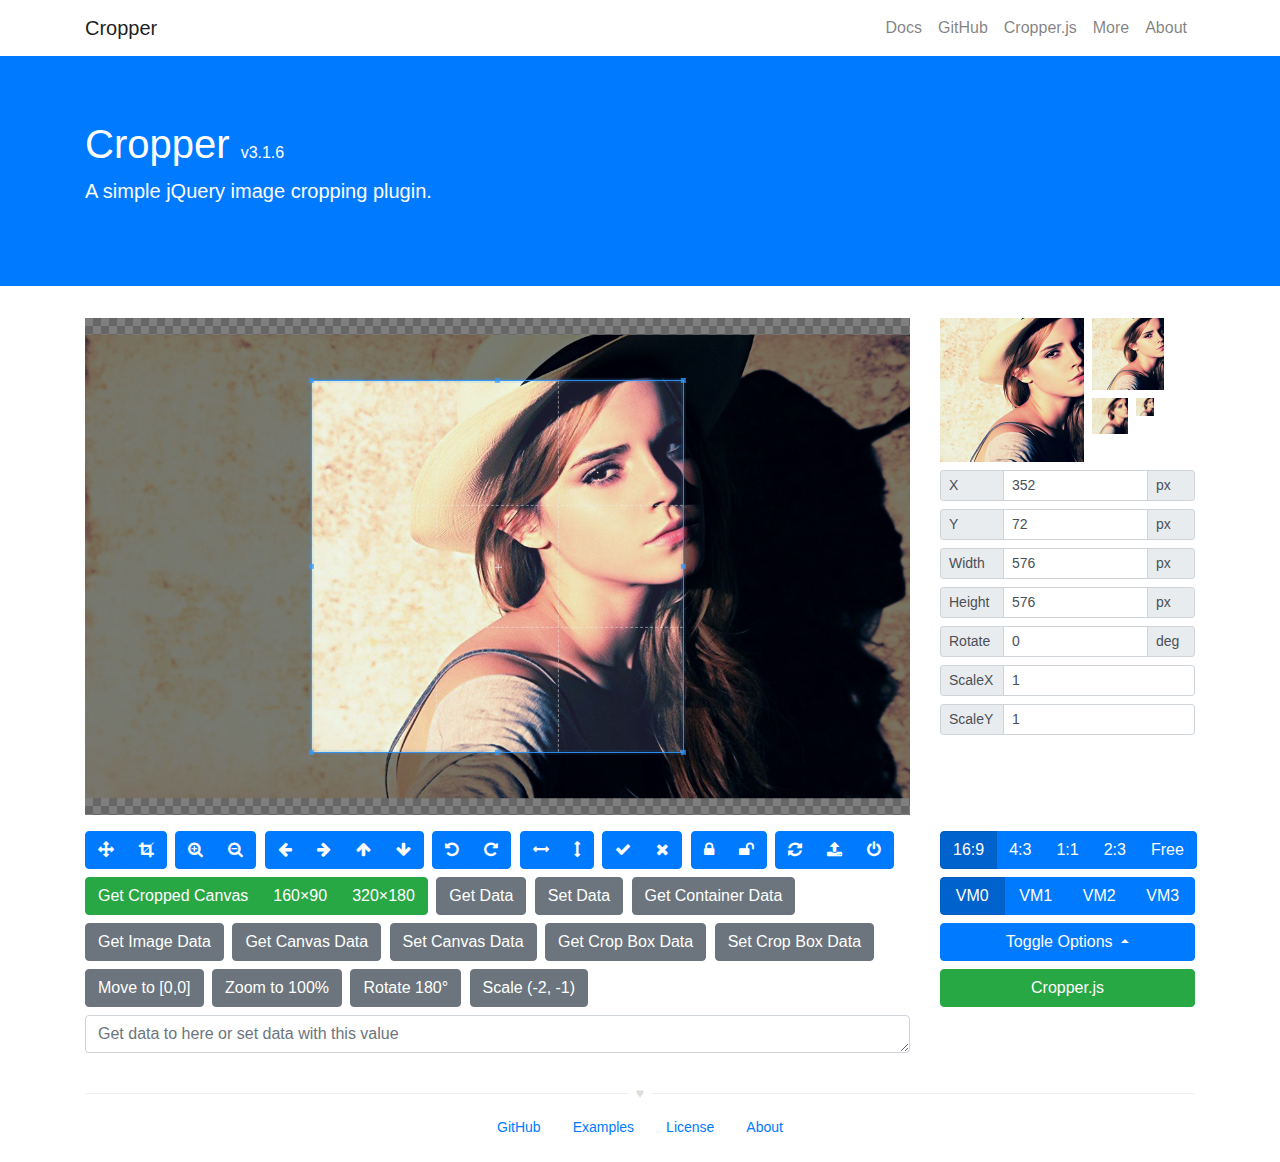
<file: plugin/cropper/index.html>
<!DOCTYPE html>
<html lang="en">
<head>
  <meta charset="utf-8">
  <meta http-equiv="x-ua-compatible" content="ie=edge">
  <meta name="viewport" content="width=device-width, initial-scale=1, shrink-to-fit=no">
  <meta name="description" content="A simple jQuery image cropping plugin.">
  <meta name="author" content="Chen Fengyuan">
  <title>Cropper</title>
  <link rel="stylesheet" href="https://maxcdn.bootstrapcdn.com/font-awesome/4.7.0/css/font-awesome.min.css">
  <link rel="stylesheet" href="https://maxcdn.bootstrapcdn.com/bootstrap/4.0.0/css/bootstrap.min.css">
  <link rel="stylesheet" href="css/cropper.css">
  <link rel="stylesheet" href="css/main.css">
</head>
<body>
  <!--[if lt IE 9]>
  <div class="alert alert-warning alert-dismissible fade show m-0 rounded-0" role="alert">
    You are using an <strong>outdated</strong> browser. Please <a href="http://browsehappy.com/">upgrade your browser</a> to improve your experience.
    <button type="button" class="close" data-dismiss="alert" aria-label="Close">
      <span aria-hidden="true">&times;</span>
    </button>
  </div>
  <![endif]-->

  <!-- Header -->
  <header class="navbar navbar-light navbar-expand-md">
    <div class="container">
      <a class="navbar-brand" href="./">Cropper</a>
      <button class="navbar-toggler" type="button" data-toggle="collapse" data-target="#navbar-collapse" aria-controls="navbar-collapse" aria-expanded="false" aria-label="Toggle navigation">
        <span class="navbar-toggler-icon"></span>
      </button>
      <div class="collapse navbar-collapse justify-content-end" id="navbar-collapse" role="navigation">
        <nav class="nav navbar-nav">
          <a class="nav-link" href="https://github.com/fengyuanchen/cropper/tree/v3.1.6/README.md" data-toggle="tooltip" title="View the documentation">Docs</a>
          <a class="nav-link" href="https://github.com/fengyuanchen/cropper" data-toggle="tooltip" title="View the GitHub project">GitHub</a>
          <a class="nav-link" href="https://fengyuanchen.github.io/cropperjs" data-toggle="tooltip" title="the non-jQuery version of Cropper (recommended)">Cropper.js</a>
          <a class="nav-link" href="https://fengyuanchen.github.io" data-toggle="tooltip" title="More projects">More</a>
          <a class="nav-link" href="http://chenfengyuan.com" data-toggle="tooltip" title="About the author">About</a>
        </nav>
      </div>
    </div>
  </header>

  <!-- Jumbotron -->
  <div class="jumbotron bg-primary text-white rounded-0">
    <div class="container">
        <h1>Cropper <small class="h6">v3.1.6</small></h1>
        <p class="lead">A simple jQuery image cropping plugin.</p>
    </div>
  </div>

  <!-- Content -->
  <div class="container">
    <div class="row">
      <div class="col-md-9">
        <!-- <h3>Demo:</h3> -->
        <div class="img-container">
          <img id="image" src="images/picture.jpg" alt="Picture">
        </div>
      </div>
      <div class="col-md-3">
        <!-- <h3>Preview:</h3> -->
        <div class="docs-preview clearfix">
          <div class="img-preview preview-lg"></div>
          <div class="img-preview preview-md"></div>
          <div class="img-preview preview-sm"></div>
          <div class="img-preview preview-xs"></div>
        </div>

        <!-- <h3>Data:</h3> -->
        <div class="docs-data">
          <div class="input-group input-group-sm">
            <span class="input-group-prepend">
              <label class="input-group-text" for="dataX">X</label>
            </span>
            <input type="text" class="form-control" id="dataX" placeholder="x">
            <span class="input-group-append">
              <span class="input-group-text">px</span>
            </span>
          </div>
          <div class="input-group input-group-sm">
            <span class="input-group-prepend">
              <label class="input-group-text" for="dataY">Y</label>
            </span>
            <input type="text" class="form-control" id="dataY" placeholder="y">
            <span class="input-group-append">
              <span class="input-group-text">px</span>
            </span>
          </div>
          <div class="input-group input-group-sm">
            <span class="input-group-prepend">
              <label class="input-group-text" for="dataWidth">Width</label>
            </span>
            <input type="text" class="form-control" id="dataWidth" placeholder="width">
            <span class="input-group-append">
              <span class="input-group-text">px</span>
            </span>
          </div>
          <div class="input-group input-group-sm">
            <span class="input-group-prepend">
              <label class="input-group-text" for="dataHeight">Height</label>
            </span>
            <input type="text" class="form-control" id="dataHeight" placeholder="height">
            <span class="input-group-append">
              <span class="input-group-text">px</span>
            </span>
          </div>
          <div class="input-group input-group-sm">
            <span class="input-group-prepend">
              <label class="input-group-text" for="dataRotate">Rotate</label>
            </span>
            <input type="text" class="form-control" id="dataRotate" placeholder="rotate">
            <span class="input-group-append">
              <span class="input-group-text">deg</span>
            </span>
          </div>
          <div class="input-group input-group-sm">
            <span class="input-group-prepend">
              <label class="input-group-text" for="dataScaleX">ScaleX</label>
            </span>
            <input type="text" class="form-control" id="dataScaleX" placeholder="scaleX">
          </div>
          <div class="input-group input-group-sm">
            <span class="input-group-prepend">
              <label class="input-group-text" for="dataScaleY">ScaleY</label>
            </span>
            <input type="text" class="form-control" id="dataScaleY" placeholder="scaleY">
          </div>
        </div>
      </div>
    </div>
    <div class="row">
      <div class="col-md-9 docs-buttons">
        <!-- <h3>Toolbar:</h3> -->
        <div class="btn-group">
          <button type="button" class="btn btn-primary" data-method="setDragMode" data-option="move" title="Move">
            <span class="docs-tooltip" data-toggle="tooltip" data-animation="false" title="$().cropper(&quot;setDragMode&quot;, &quot;move&quot;)">
              <span class="fa fa-arrows"></span>
            </span>
          </button>
          <button type="button" class="btn btn-primary" data-method="setDragMode" data-option="crop" title="Crop">
            <span class="docs-tooltip" data-toggle="tooltip" data-animation="false" title="$().cropper(&quot;setDragMode&quot;, &quot;crop&quot;)">
              <span class="fa fa-crop"></span>
            </span>
          </button>
        </div>

        <div class="btn-group">
          <button type="button" class="btn btn-primary" data-method="zoom" data-option="0.1" title="Zoom In">
            <span class="docs-tooltip" data-toggle="tooltip" data-animation="false" title="$().cropper(&quot;zoom&quot;, 0.1)">
              <span class="fa fa-search-plus"></span>
            </span>
          </button>
          <button type="button" class="btn btn-primary" data-method="zoom" data-option="-0.1" title="Zoom Out">
            <span class="docs-tooltip" data-toggle="tooltip" data-animation="false" title="$().cropper(&quot;zoom&quot;, -0.1)">
              <span class="fa fa-search-minus"></span>
            </span>
          </button>
        </div>

        <div class="btn-group">
          <button type="button" class="btn btn-primary" data-method="move" data-option="-10" data-second-option="0" title="Move Left">
            <span class="docs-tooltip" data-toggle="tooltip" data-animation="false" title="$().cropper(&quot;move&quot;, -10, 0)">
              <span class="fa fa-arrow-left"></span>
            </span>
          </button>
          <button type="button" class="btn btn-primary" data-method="move" data-option="10" data-second-option="0" title="Move Right">
            <span class="docs-tooltip" data-toggle="tooltip" data-animation="false" title="$().cropper(&quot;move&quot;, 10, 0)">
              <span class="fa fa-arrow-right"></span>
            </span>
          </button>
          <button type="button" class="btn btn-primary" data-method="move" data-option="0" data-second-option="-10" title="Move Up">
            <span class="docs-tooltip" data-toggle="tooltip" data-animation="false" title="$().cropper(&quot;move&quot;, 0, -10)">
              <span class="fa fa-arrow-up"></span>
            </span>
          </button>
          <button type="button" class="btn btn-primary" data-method="move" data-option="0" data-second-option="10" title="Move Down">
            <span class="docs-tooltip" data-toggle="tooltip" data-animation="false" title="$().cropper(&quot;move&quot;, 0, 10)">
              <span class="fa fa-arrow-down"></span>
            </span>
          </button>
        </div>

        <div class="btn-group">
          <button type="button" class="btn btn-primary" data-method="rotate" data-option="-45" title="Rotate Left">
            <span class="docs-tooltip" data-toggle="tooltip" data-animation="false" title="$().cropper(&quot;rotate&quot;, -45)">
              <span class="fa fa-rotate-left"></span>
            </span>
          </button>
          <button type="button" class="btn btn-primary" data-method="rotate" data-option="45" title="Rotate Right">
            <span class="docs-tooltip" data-toggle="tooltip" data-animation="false" title="$().cropper(&quot;rotate&quot;, 45)">
              <span class="fa fa-rotate-right"></span>
            </span>
          </button>
        </div>

        <div class="btn-group">
          <button type="button" class="btn btn-primary" data-method="scaleX" data-option="-1" title="Flip Horizontal">
            <span class="docs-tooltip" data-toggle="tooltip" data-animation="false" title="$().cropper(&quot;scaleX&quot;, -1)">
              <span class="fa fa-arrows-h"></span>
            </span>
          </button>
          <button type="button" class="btn btn-primary" data-method="scaleY" data-option="-1" title="Flip Vertical">
            <span class="docs-tooltip" data-toggle="tooltip" data-animation="false" title="$().cropper(&quot;scaleY&quot;, -1)">
              <span class="fa fa-arrows-v"></span>
            </span>
          </button>
        </div>

        <div class="btn-group">
          <button type="button" class="btn btn-primary" data-method="crop" title="Crop">
            <span class="docs-tooltip" data-toggle="tooltip" data-animation="false" title="$().cropper(&quot;crop&quot;)">
              <span class="fa fa-check"></span>
            </span>
          </button>
          <button type="button" class="btn btn-primary" data-method="clear" title="Clear">
            <span class="docs-tooltip" data-toggle="tooltip" data-animation="false" title="$().cropper(&quot;clear&quot;)">
              <span class="fa fa-remove"></span>
            </span>
          </button>
        </div>

        <div class="btn-group">
          <button type="button" class="btn btn-primary" data-method="disable" title="Disable">
            <span class="docs-tooltip" data-toggle="tooltip" data-animation="false" title="$().cropper(&quot;disable&quot;)">
              <span class="fa fa-lock"></span>
            </span>
          </button>
          <button type="button" class="btn btn-primary" data-method="enable" title="Enable">
            <span class="docs-tooltip" data-toggle="tooltip" data-animation="false" title="$().cropper(&quot;enable&quot;)">
              <span class="fa fa-unlock"></span>
            </span>
          </button>
        </div>

        <div class="btn-group">
          <button type="button" class="btn btn-primary" data-method="reset" title="Reset">
            <span class="docs-tooltip" data-toggle="tooltip" data-animation="false" title="$().cropper(&quot;reset&quot;)">
              <span class="fa fa-refresh"></span>
            </span>
          </button>
          <label class="btn btn-primary btn-upload" for="inputImage" title="Upload image file">
            <input type="file" class="sr-only" id="inputImage" name="file" accept=".jpg,.jpeg,.png,.gif,.bmp,.tiff">
            <span class="docs-tooltip" data-toggle="tooltip" data-animation="false" title="Import image with Blob URLs">
              <span class="fa fa-upload"></span>
            </span>
          </label>
          <button type="button" class="btn btn-primary" data-method="destroy" title="Destroy">
            <span class="docs-tooltip" data-toggle="tooltip" data-animation="false" title="$().cropper(&quot;destroy&quot;)">
              <span class="fa fa-power-off"></span>
            </span>
          </button>
        </div>

        <div class="btn-group btn-group-crop">
          <button type="button" class="btn btn-success" data-method="getCroppedCanvas" data-option="{ &quot;maxWidth&quot;: 4096, &quot;maxHeight&quot;: 4096 }">
            <span class="docs-tooltip" data-toggle="tooltip" data-animation="false" title="$().cropper(&quot;getCroppedCanvas&quot;, { maxWidth: 4096, maxHeight: 4096 })">
              Get Cropped Canvas
            </span>
          </button>
          <button type="button" class="btn btn-success" data-method="getCroppedCanvas" data-option="{ &quot;width&quot;: 160, &quot;height&quot;: 90 }">
            <span class="docs-tooltip" data-toggle="tooltip" data-animation="false" title="$().cropper(&quot;getCroppedCanvas&quot;, { width: 160, height: 90 })">
              160&times;90
            </span>
          </button>
          <button type="button" class="btn btn-success" data-method="getCroppedCanvas" data-option="{ &quot;width&quot;: 320, &quot;height&quot;: 180 }">
            <span class="docs-tooltip" data-toggle="tooltip" data-animation="false" title="$().cropper(&quot;getCroppedCanvas&quot;, { width: 320, height: 180 })">
              320&times;180
            </span>
          </button>
        </div>

        <!-- Show the cropped image in modal -->
        <div class="modal fade docs-cropped" id="getCroppedCanvasModal" aria-hidden="true" aria-labelledby="getCroppedCanvasTitle" role="dialog" tabindex="-1">
          <div class="modal-dialog">
            <div class="modal-content">
              <div class="modal-header">
                <h5 class="modal-title" id="getCroppedCanvasTitle">Cropped</h5>
                <button type="button" class="close" data-dismiss="modal" aria-label="Close">
                  <span aria-hidden="true">&times;</span>
                </button>
              </div>
              <div class="modal-body"></div>
              <div class="modal-footer">
                <button type="button" class="btn btn-secondary" data-dismiss="modal">Close</button>
                <a class="btn btn-primary" id="download" href="javascript:void(0);" download="cropped.jpg">Download</a>
              </div>
            </div>
          </div>
        </div><!-- /.modal -->

        <button type="button" class="btn btn-secondary" data-method="getData" data-option data-target="#putData">
          <span class="docs-tooltip" data-toggle="tooltip" data-animation="false" title="$().cropper(&quot;getData&quot;)">
            Get Data
          </span>
        </button>
        <button type="button" class="btn btn-secondary" data-method="setData" data-target="#putData">
          <span class="docs-tooltip" data-toggle="tooltip" data-animation="false" title="$().cropper(&quot;setData&quot;, data)">
            Set Data
          </span>
        </button>
        <button type="button" class="btn btn-secondary" data-method="getContainerData" data-option data-target="#putData">
          <span class="docs-tooltip" data-toggle="tooltip" data-animation="false" title="$().cropper(&quot;getContainerData&quot;)">
            Get Container Data
          </span>
        </button>
        <button type="button" class="btn btn-secondary" data-method="getImageData" data-option data-target="#putData">
          <span class="docs-tooltip" data-toggle="tooltip" data-animation="false" title="$().cropper(&quot;getImageData&quot;)">
            Get Image Data
          </span>
        </button>
        <button type="button" class="btn btn-secondary" data-method="getCanvasData" data-option data-target="#putData">
          <span class="docs-tooltip" data-toggle="tooltip" data-animation="false" title="$().cropper(&quot;getCanvasData&quot;)">
            Get Canvas Data
          </span>
        </button>
        <button type="button" class="btn btn-secondary" data-method="setCanvasData" data-target="#putData">
          <span class="docs-tooltip" data-toggle="tooltip" data-animation="false" title="$().cropper(&quot;setCanvasData&quot;, data)">
            Set Canvas Data
          </span>
        </button>
        <button type="button" class="btn btn-secondary" data-method="getCropBoxData" data-option data-target="#putData">
          <span class="docs-tooltip" data-toggle="tooltip" data-animation="false" title="$().cropper(&quot;getCropBoxData&quot;)">
            Get Crop Box Data
          </span>
        </button>
        <button type="button" class="btn btn-secondary" data-method="setCropBoxData" data-target="#putData">
          <span class="docs-tooltip" data-toggle="tooltip" data-animation="false" title="$().cropper(&quot;setCropBoxData&quot;, data)">
            Set Crop Box Data
          </span>
        </button>
        <button type="button" class="btn btn-secondary" data-method="moveTo" data-option="0">
          <span class="docs-tooltip" data-toggle="tooltip" data-animation="false" title="cropper.moveTo(0)">
            Move to [0,0]
          </span>
        </button>
        <button type="button" class="btn btn-secondary" data-method="zoomTo" data-option="1">
          <span class="docs-tooltip" data-toggle="tooltip" data-animation="false" title="cropper.zoomTo(1)">
            Zoom to 100%
          </span>
        </button>
        <button type="button" class="btn btn-secondary" data-method="rotateTo" data-option="180">
          <span class="docs-tooltip" data-toggle="tooltip" data-animation="false" title="cropper.rotateTo(180)">
            Rotate 180°
          </span>
        </button>
        <button type="button" class="btn btn-secondary" data-method="scale" data-option="-2" data-second-option="-1">
          <span class="docs-tooltip" data-toggle="tooltip" title="cropper.scale(-2, -1)">
            Scale (-2, -1)
          </span>
        </button>
        <textarea type="text" class="form-control" id="putData" rows="1" placeholder="Get data to here or set data with this value"></textarea>
      </div><!-- /.docs-buttons -->

      <div class="col-md-3 docs-toggles">
        <!-- <h3>Toggles:</h3> -->
        <div class="btn-group d-flex flex-nowrap" data-toggle="buttons">
          <label class="btn btn-primary active">
            <input type="radio" class="sr-only" id="aspectRatio0" name="aspectRatio" value="1.7777777777777777">
            <span class="docs-tooltip" data-toggle="tooltip" data-animation="false" title="aspectRatio: 16 / 9">
              16:9
            </span>
          </label>
          <label class="btn btn-primary">
            <input type="radio" class="sr-only" id="aspectRatio1" name="aspectRatio" value="1.3333333333333333">
            <span class="docs-tooltip" data-toggle="tooltip" data-animation="false" title="aspectRatio: 4 / 3">
              4:3
            </span>
          </label>
          <label class="btn btn-primary">
            <input type="radio" class="sr-only" id="aspectRatio2" name="aspectRatio" value="1">
            <span class="docs-tooltip" data-toggle="tooltip" data-animation="false" title="aspectRatio: 1 / 1">
              1:1
            </span>
          </label>
          <label class="btn btn-primary">
            <input type="radio" class="sr-only" id="aspectRatio3" name="aspectRatio" value="0.6666666666666666">
            <span class="docs-tooltip" data-toggle="tooltip" data-animation="false" title="aspectRatio: 2 / 3">
              2:3
            </span>
          </label>
          <label class="btn btn-primary">
            <input type="radio" class="sr-only" id="aspectRatio4" name="aspectRatio" value="NaN">
            <span class="docs-tooltip" data-toggle="tooltip" data-animation="false" title="aspectRatio: NaN">
              Free
            </span>
          </label>
        </div>

        <div class="btn-group d-flex flex-nowrap" data-toggle="buttons">
          <label class="btn btn-primary active">
            <input type="radio" class="sr-only" id="viewMode0" name="viewMode" value="0" checked>
            <span class="docs-tooltip" data-toggle="tooltip" data-animation="false" title="View Mode 0">
              VM0
            </span>
          </label>
          <label class="btn btn-primary">
            <input type="radio" class="sr-only" id="viewMode1" name="viewMode" value="1">
            <span class="docs-tooltip" data-toggle="tooltip" data-animation="false" title="View Mode 1">
              VM1
            </span>
          </label>
          <label class="btn btn-primary">
            <input type="radio" class="sr-only" id="viewMode2" name="viewMode" value="2">
            <span class="docs-tooltip" data-toggle="tooltip" data-animation="false" title="View Mode 2">
              VM2
            </span>
          </label>
          <label class="btn btn-primary">
            <input type="radio" class="sr-only" id="viewMode3" name="viewMode" value="3">
            <span class="docs-tooltip" data-toggle="tooltip" data-animation="false" title="View Mode 3">
              VM3
            </span>
          </label>
        </div>

        <div class="dropdown dropup docs-options">
          <button type="button" class="btn btn-primary btn-block dropdown-toggle" id="toggleOptions" data-toggle="dropdown" aria-expanded="true">
            Toggle Options
            <span class="caret"></span>
          </button>
          <ul class="dropdown-menu" aria-labelledby="toggleOptions" role="menu">
            <li class="dropdown-item">
              <div class="form-check">
                <input class="form-check-input" id="responsive" type="checkbox" name="responsive" checked>
                <label class="form-check-label" for="responsive">responsive</label>
              </div>
            </li>
            <li class="dropdown-item">
              <div class="form-check">
                <input class="form-check-input" id="restore" type="checkbox" name="restore" checked>
                <label class="form-check-label" for="restore">restore</label>
              </div>
            </li>
            <li class="dropdown-item">
              <div class="form-check">
                <input class="form-check-input" id="checkCrossOrigin" type="checkbox" name="checkCrossOrigin" checked>
                <label class="form-check-label" for="checkCrossOrigin">checkCrossOrigin</label>
              </div>
            </li>
            <li class="dropdown-item">
              <div class="form-check">
                <input class="form-check-input" id="checkOrientation" type="checkbox" name="checkOrientation" checked>
                <label class="form-check-label" for="checkOrientation">checkOrientation</label>
              </div>
            </li>
            <li class="dropdown-item">
              <div class="form-check">
                <input class="form-check-input" id="modal" type="checkbox" name="modal" checked>
                <label class="form-check-label" for="modal">modal</label>
              </div>
            </li>
            <li class="dropdown-item">
              <div class="form-check">
                <input class="form-check-input" id="guides" type="checkbox" name="guides" checked>
                <label class="form-check-label" for="guides">guides</label>
              </div>
            </li>
            <li class="dropdown-item">
              <div class="form-check">
                <input class="form-check-input" id="center" type="checkbox" name="center" checked>
                <label class="form-check-label" for="center">center</label>
              </div>
            </li>
            <li class="dropdown-item">
              <div class="form-check">
                <input class="form-check-input" id="highlight" type="checkbox" name="highlight" checked>
                <label class="form-check-label" for="highlight">highlight</label>
              </div>
            </li>
            <li class="dropdown-item">
              <div class="form-check">
                <input class="form-check-input" id="background" type="checkbox" name="background" checked>
                <label class="form-check-label" for="background">background</label>
              </div>
            </li>
            <li class="dropdown-item">
              <div class="form-check">
                <input class="form-check-input" id="autoCrop" type="checkbox" name="autoCrop" checked>
                <label class="form-check-label" for="autoCrop">autoCrop</label>
              </div>
            </li>
            <li class="dropdown-item">
              <div class="form-check">
                <input class="form-check-input" id="movable" type="checkbox" name="movable" checked>
                <label class="form-check-label" for="movable">movable</label>
              </div>
            </li>
            <li class="dropdown-item">
              <div class="form-check">
                <input class="form-check-input" id="rotatable" type="checkbox" name="rotatable" checked>
                <label class="form-check-label" for="rotatable">rotatable</label>
              </div>
            </li>
            <li class="dropdown-item">
              <div class="form-check">
                <input class="form-check-input" id="scalable" type="checkbox" name="scalable" checked>
                <label class="form-check-label" for="scalable">scalable</label>
              </div>
            </li>
            <li class="dropdown-item">
              <div class="form-check">
                <input class="form-check-input" id="zoomable" type="checkbox" name="zoomable" checked>
                <label class="form-check-label" for="zoomable">zoomable</label>
              </div>
            </li>
            <li class="dropdown-item">
              <div class="form-check">
                <input class="form-check-input" id="zoomOnTouch" type="checkbox" name="zoomOnTouch" checked>
                <label class="form-check-label" for="zoomOnTouch">zoomOnTouch</label>
              </div>
            </li>
            <li class="dropdown-item">
              <div class="form-check">
                <input class="form-check-input" id="zoomOnWheel" type="checkbox" name="zoomOnWheel" checked>
                <label class="form-check-label" for="zoomOnWheel">zoomOnWheel</label>
              </div>
            </li>
            <li class="dropdown-item">
              <div class="form-check">
                <input class="form-check-input" id="cropBoxMovable" type="checkbox" name="cropBoxMovable" checked>
                <label class="form-check-label" for="cropBoxMovable">cropBoxMovable</label>
              </div>
            </li>
            <li class="dropdown-item">
              <div class="form-check">
                <input class="form-check-input" id="cropBoxResizable" type="checkbox" name="cropBoxResizable" checked>
                <label class="form-check-label" for="cropBoxResizable">cropBoxResizable</label>
              </div>
            </li>
            <li class="dropdown-item">
              <div class="form-check">
                <input class="form-check-input" id="toggleDragModeOnDblclick" type="checkbox" name="toggleDragModeOnDblclick" checked>
                <label class="form-check-label" for="toggleDragModeOnDblclick">toggleDragModeOnDblclick</label>
              </div>
            </li>
          </ul>
        </div><!-- /.dropdown -->

        <a class="btn btn-success btn-block" data-toggle="tooltip" data-animation="false" href="https://fengyuanchen.github.io/cropperjs" title="The non-jQuery version of Cropper (recommended)">Cropper.js</a>

      </div><!-- /.docs-toggles -->
    </div>
  </div>

  <!-- Footer -->
  <footer class="footer">
    <div class="container">
      <p class="heart"></p>
      <nav class="nav flex-wrap justify-content-center mb-3">
        <a class="nav-link" href="https://github.com/fengyuanchen/cropper">GitHub</a>
        <a class="nav-link" href="https://github.com/fengyuanchen/cropper/tree/v3.1.6/examples">Examples</a>
        <a class="nav-link" href="https://github.com/fengyuanchen/cropper/tree/v3.1.6/LICENSE">License</a>
        <a class="nav-link" href="http://chenfengyuan.com">About</a>
      </nav>
    </div>
  </footer>

  <!-- Scripts -->
  <script src="https://code.jquery.com/jquery-3.3.1.slim.min.js"></script>
  <script src="https://maxcdn.bootstrapcdn.com/bootstrap/4.0.0/js/bootstrap.bundle.min.js"></script>
  <script src="https://fengyuanchen.github.io/js/common.js"></script>
  <script src="js/cropper.js"></script>
  <script src="js/main.js"></script>
</body>
</html>
</file>
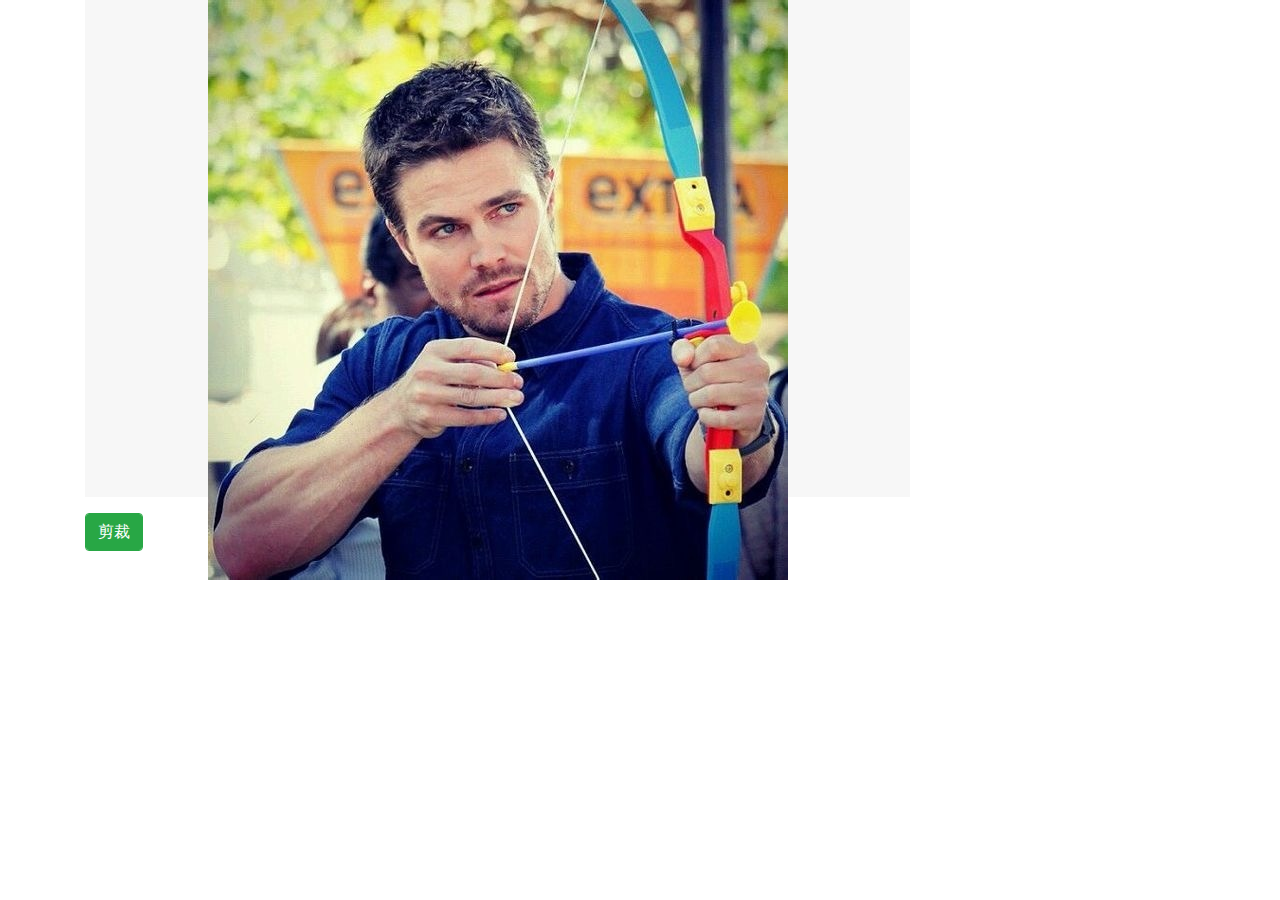
<file: plugin/v3.1.6/index.html>
<!DOCTYPE html>
<html lang="en">

	<head>
		<meta charset="utf-8">
		<meta http-equiv="x-ua-compatible" content="ie=edge">
		<meta name="viewport" content="width=device-width, initial-scale=1, shrink-to-fit=no">
		<meta name="description" content="A simple jQuery image cropping plugin.">
		<meta name="author" content="Chen Fengyuan">
		<title>Cropper</title>
		<script src="../../js/mui.min.js"></script>
		<link href="../../css/mui.min.css" rel="stylesheet" />
		<link rel="stylesheet" href="https://maxcdn.bootstrapcdn.com/font-awesome/4.7.0/css/font-awesome.min.css">
		<link rel="stylesheet" href="https://maxcdn.bootstrapcdn.com/bootstrap/4.0.0/css/bootstrap.min.css">
		<link rel="stylesheet" href="css/cropper.css">
		<link rel="stylesheet" href="css/main.css">
	</head>

	<body>

		<!-- Content -->
		<div class="container">
			<div class="row">
				<div class="col-md-9">
					<!-- <h3>Demo:</h3> -->
					<div class="img-container">
						<img id="image" src="../../css/registLogin/arrow.jpg" alt="Picture">
					</div>
				</div>
			</div>
			<div class="row">
				<div class="col-md-9 docs-buttons">
					<button id="cutter" type="button" class="btn btn-success">剪裁</button>
				</div>
			</div>
		</div>

		<!-- Scripts -->
		<script src="https://code.jquery.com/jquery-3.3.1.slim.min.js"></script>
		<script src="https://maxcdn.bootstrapcdn.com/bootstrap/4.0.0/js/bootstrap.bundle.min.js"></script>
		<script src="https://fengyuanchen.github.io/js/common.js"></script>
		<script src="js/cropper.js"></script>
		<!--<script src="js/main.js"></script>-->

		<script type="text/javascript">
			mui.plusReady(function() {
				
				var $image = $('#image');
				var options = {
					aspectRatio: 1 / 1,
					crop: function(e) {}
				};
			
				// Cropper
				$image.cropper(options);

				$("#cutter").on('click', function() {
					var cropper = $image.data('cropper');
					var result;

					result = $image.cropper("getCroppedCanvas");

					if(result) {
						var base64Url = result.toDataURL();
						console.log(base64Url);
					}
				})

			});
		</script>

	</body>

</html>
</file>
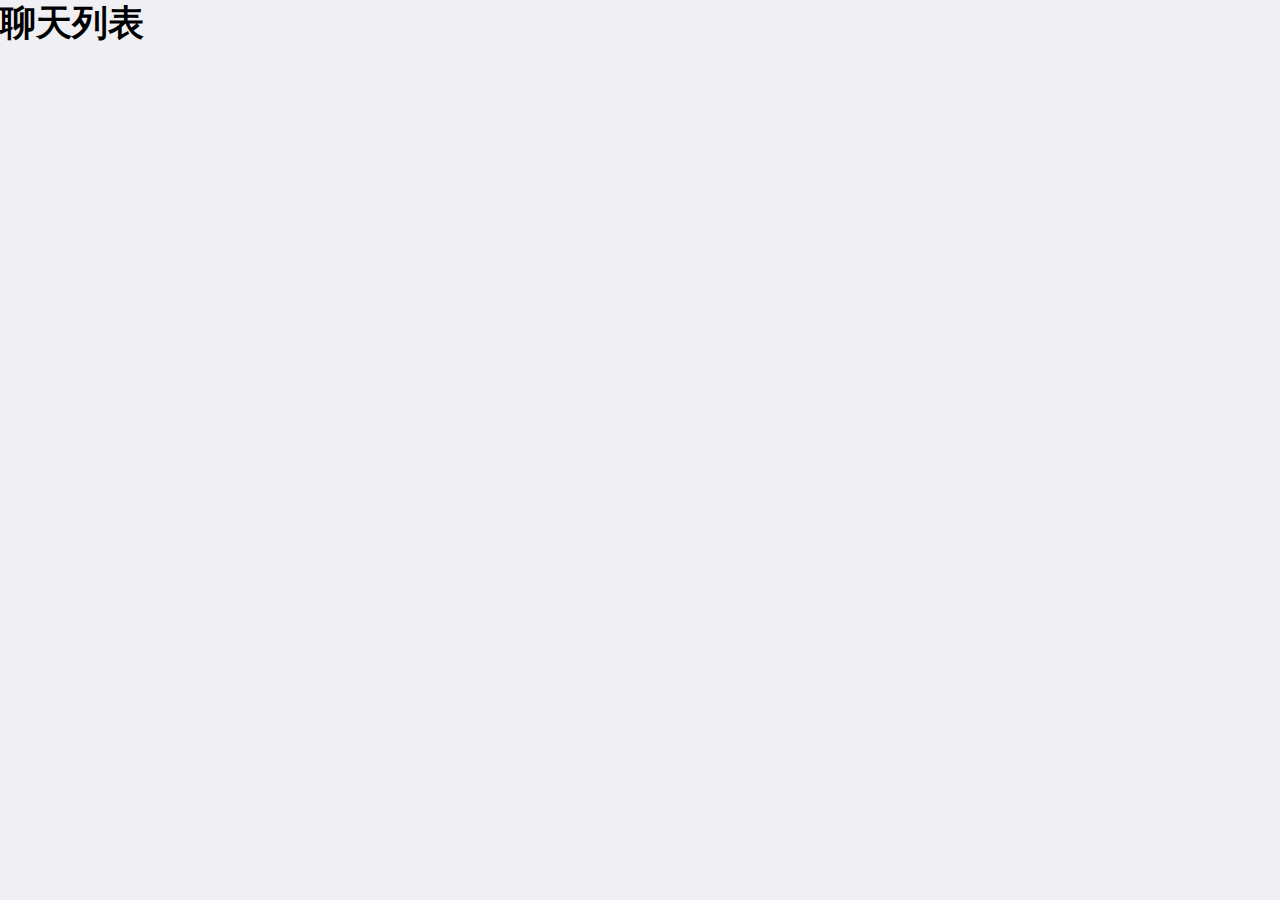
<file: chatlist.html>
<!doctype html>
<html>

	<head>
		<meta charset="utf-8">
		<title></title>
		<meta name="viewport" content="width=device-width,initial-scale=1,minimum-scale=1,maximum-scale=1,user-scalable=no" />
		<link href="css/mui.css" rel="stylesheet" />
	</head>

	<body>
		<h1>聊天列表</h1>
		
		
		<script src="js/mui.js"></script>
		<script type="text/javascript">
			mui.init()
		</script>
	</body>

</html>
</file>
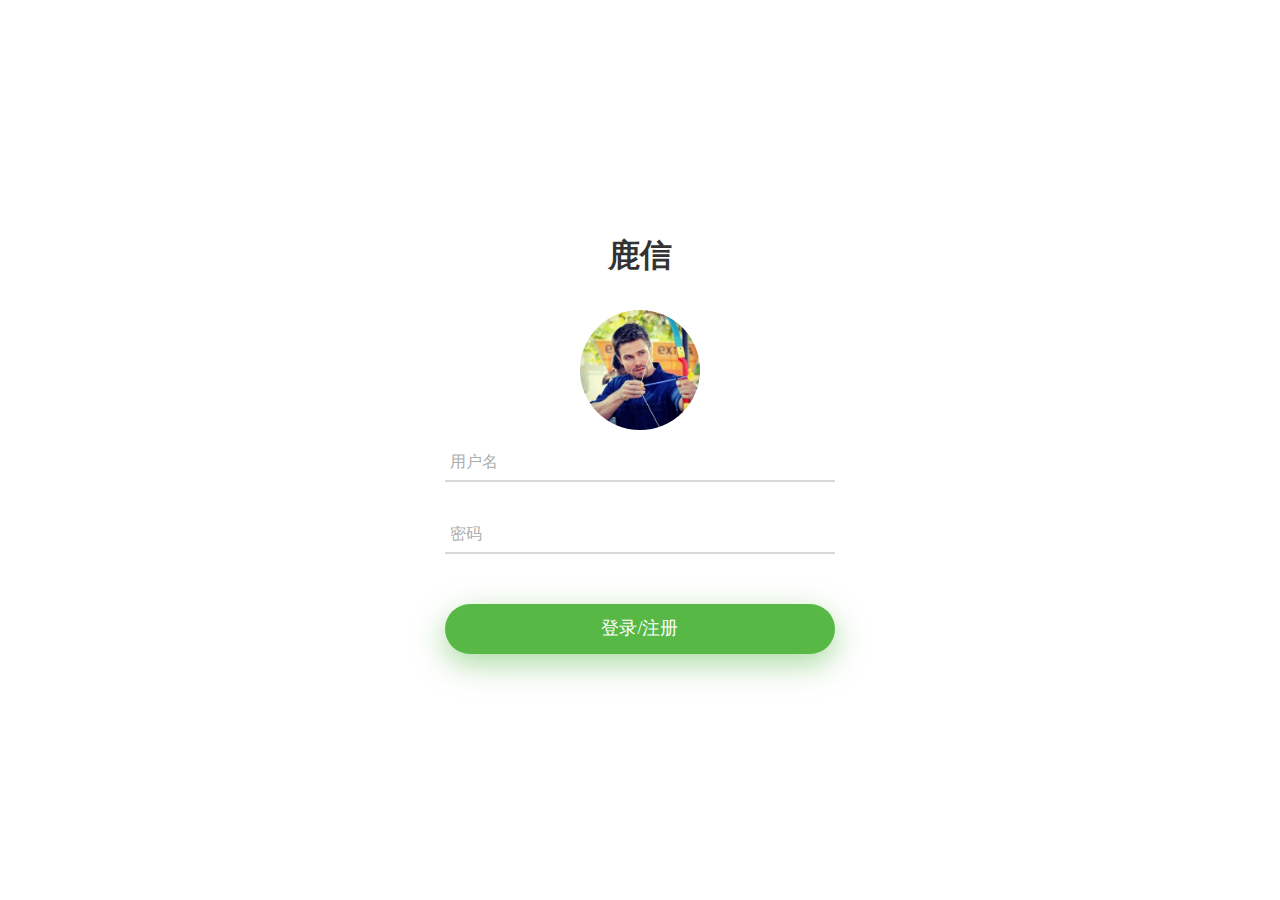
<file: login.html>
<!DOCTYPE html>
<html>

	<head>
		<meta charset="utf-8">
		<meta name="viewport" content="width=device-width,initial-scale=1,minimum-scale=1,maximum-scale=1,user-scalable=no" />
		<title></title>
		<script src="js/mui.min.js"></script>

		<link rel="stylesheet" type="text/css" href="css/registLogin/util.css">
		<link rel="stylesheet" type="text/css" href="css/registLogin/main.css">

		<script type="text/javascript" charset="utf-8">
			mui.init();
		</script>
		

		<style>
			.p-t-85 {
				padding-top: 10px;
			}
			
			.p-b-70 {
				padding-bottom: 35px;
			}
			
			.m-t-85 {
				margin-top: 15px;
			}
			
			.container-login100 {
				padding: 25px;
			}
			/*toast信息提示*/
			
			.mui-toast-container {
				bottom: 50% !important;
			}
			.mui-toast-message {
				opacity: 0.6;
				color: #fff;
				width: 180px;
				padding: 70px 5px 10px 5px;
			}
		</style>
	</head>

	<body>

		<div class="mui-content">
			<div class="container-login100">
				<div class="wrap-login100 p-t-85 p-b-20">
					<form id="userform">
						<span class="login100-form-title p-b-70">
							<h5>鹿信</h5>
						</span>
						<span class="login100-form-avatar">
							<img id="img_login_face" src="css/registLogin/arrow.jpg" alt="风间影月">
						</span>

						<div class="wrap-input100 validate-input m-t-85 m-b-35">
							<input class="input100" type="text" id="username" name="username" placeholder="用户名">
							<span class="focus-input100"></span>
						</div>

						<div class="wrap-input100 validate-input m-b-50">
							<input class="input100" type="password" id="txt_password" name="password" placeholder="密码">
							<span class="focus-input100"></span>
						</div>
						<div class="container-login100-form-btn">
							<button type="submit" id="registOrLogin" class="login100-form-btn">
								登录/注册
							</button>
						</div>
					</form>
					
				</div>
			</div>
		</div>
		<script type="text/javascript" src="js/app.js" ></script>
		<script type="text/javascript">
			
			mui.plusReady(function() {
				
				// 判断用户是否注册登录过，如果本地内存有全局的用户对象，此时直接跳转到首页
				var userInfo = app.getUserGlobalInfo();
				if (userInfo != null) {
					// 页面跳转
					mui.openWindow("index.html", "index.html");
				}
				
				var userform = document.getElementById("userform");
				var username = document.getElementById("username");
				var txt_password = document.getElementById("txt_password");
				
				userform.addEventListener("submit", function(e){
					// 判断用户名是否为空，如果为空则让其获得焦点
					if (!app.isNotNull(username.value)) {
						// 获取焦点
						username.focus();
					} else if (!app.isNotNull(txt_password.value)) {
						// 获取焦点
						txt_password.focus();
					} else {
						// 判断用户名和密码的长度，进行限制
						if (username.value.length > 12) {
							app.showToast("用户名不能超过12", "error");
							return false;
						} else if (txt_password.value.length > 12) {
							app.showToast("密码不能超过12", "error");
							return false;
						}
						
						// 获取每台手机的唯一cid
						var cid = plus.push.getClientInfo().clientid;
						// 与后端联调
						mui.ajax(app.serverUrl + "/u/registOrLogin",{
							data:{
								username:username.value,
								password:txt_password.value,
								cid: cid
							},
							dataType:'json',//服务器返回json格式数据
							type:'post',//HTTP请求类型
							timeout:10000,//超时时间设置为10秒；
							headers:{'Content-Type':'application/json'},	              
							success:function(data){
								//服务器返回响应，根据响应结果，分析是否登录成功；
								console.log(JSON.stringify(data));
								
								username.blur();
								txt_password.blur();
								
								if (data.status == 200) {
									// 登录或者注册成功之后，保存全局用户对象到本地缓存
									var userInfoJson = data.data;
									app.setUserGlobalInfo(userInfoJson);
									
									// 页面跳转
									mui.openWindow("index.html", "index.html");
								} else {
									app.showToast(data.msg, "error");
								}
							}
						});
						
					}
					
					
					// 阻止默认时间，阻止默认表单提交
					e.preventDefault();
				});
			})
			
		</script>

	</body>

</html>
</file>
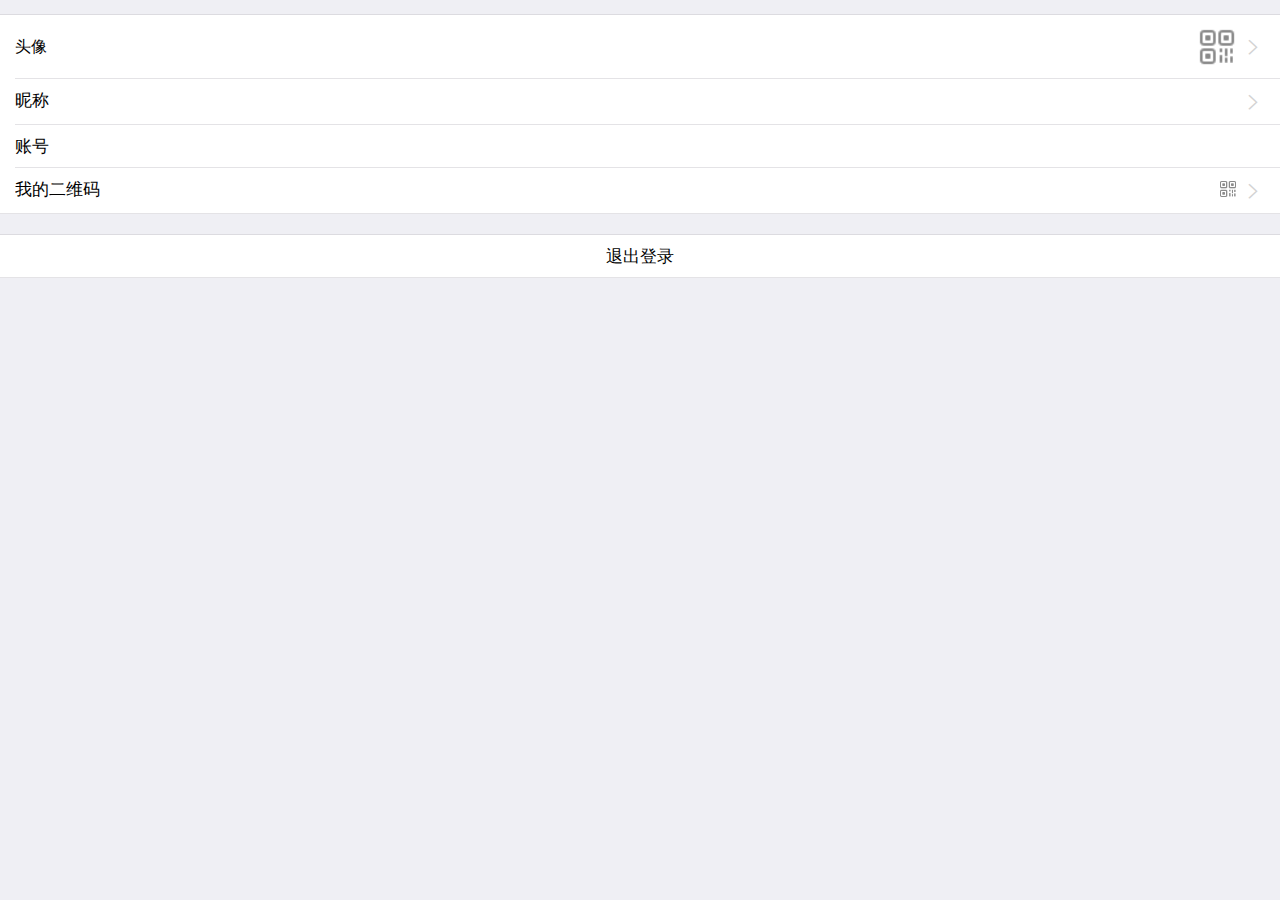
<file: me.html>
<!doctype html>
<html>

	<head>
		<meta charset="utf-8">
		<title></title>
		<meta name="viewport" content="width=device-width,initial-scale=1,minimum-scale=1,maximum-scale=1,user-scalable=no" />
		<link href="css/mui.css" rel="stylesheet" />
	</head>

	<body>
		<div class="mui-content">
			<ul class="mui-table-view">
				<li class="mui-table-view-cell mui-media">
					<a id="link_myface" href="javascript:;">
						<span class="mui-pull-right mui-icon mui-icon-arrowright" 
						style="line-height: 42px;color: lightgray;margin-left: 3px;"></span>
						<img id="img_my_face" class="mui-media-object mui-pull-right" src="image/qrcode.png">
						<div class="mui-media-body" style="line-height: 42px;font-size: 16px;">
							头像
						</div>
					</a>
				</li>
				<li class="mui-table-view-cell mui-media">
					<a id="link_nickname" href="javascript:;">
						<span class="mui-pull-right mui-icon mui-icon-arrowright" 
		            			style="color: lightgray;margin-left: 3px;"></span>
		            	<span id="span_nickname" class="mui-pull-right" 
		            			style="color: gray;font-size: 14px;"></span>
						<div class="mui-media-body">
							昵称
							
						</div>
					</a>
				</li>
				<li class="mui-table-view-cell mui-media">
					<a href="javascript:;">
						<span id="span_username" class="mui-pull-right" 
		            			style="color: gray;font-size: 14px;"></span>
						<div class="mui-media-body">
						    账号
							
						</div>
					</a>
				</li>
				<li class="mui-table-view-cell mui-media">
					<a id="link_my_qrcode" href="javascript:;">
						<span class="mui-pull-right mui-icon mui-icon-arrowright" 
						style="color: lightgray;margin-left: 3px;"></span>
						<img class="mui-media-object mui-pull-right" src="image/qrcode.png" style="max-width: 20px;height: 20px;">
						<div class="mui-media-body">
						    我的二维码
						</div>
					</a>
				</li>
			</ul>
			
			<br />
		    
		    <ul class="mui-table-view">
		    	<li class="mui-table-view-cell mui-media" 
		    		style="text-align: center;">
		            <a id="link_logout" href="javascript:;">
		                <div class="mui-media-body">
		                    退出登录
		                </div>
		            </a>
		        </li>
		    </ul>
		</div>
		
		
		<script src="js/mui.min.js"></script>
		<script src="js/app.js"></script>
		<script type="text/javascript">
			mui.init()
			
			mui.plusReady(function(){
				
				
				// 获得当前的webview，刷新当前用户信息
				var meWebview = plus.webview.currentWebview();
				meWebview.addEventListener("show", function() {
					refreshUserInfo();
				});
				
				// 页面跳转，我的头像
				var link_myface = document.getElementById("link_myface");
				link_myface.addEventListener("tap", function() {
					mui.openWindow("myface.html", "myface.html");
				});
				
				// 页面跳转，修改昵称
				var link_nickname = document.getElementById("link_nickname");
				link_nickname.addEventListener("tap", function() {
					mui.openWindow("mynickname.html", "mynickname.html");
				});
				
				// 添加自定义事件，刷新头像
				window.addEventListener("refresh", function(){
					refreshUserInfo();
				});
				
				// 查看我的二维码
				var link_my_qrcode = document.getElementById("link_my_qrcode");
				link_my_qrcode.addEventListener("tap", function(){
					mui.openWindow({
						url: "myQRCode.html", 
						id: "myQRCode.html", 
						styles: {}
					})
				});
				
				// 用户退出
				var link_logout = document.getElementById("link_logout");
				link_logout.addEventListener("tap", function(){
					app.userLogout();
					mui.openWindow("login.html", "login.html");
				});
			});
			
			function refreshUserInfo() {
				var user = app.getUserGlobalInfo();
				console.log(JSON.stringify(user))
				
				if (user != null) {
					var faceImage = user.faceImage;
					var nickname = user.nickname;
					var username = user.username;
					
					var span_nickname = document.getElementById("span_nickname");
					var span_username = document.getElementById("span_username");
					
					span_nickname.innerHTML = nickname;
					span_username.innerHTML = username;
					
					if (app.isNotNull(faceImage)) {
						var img_my_face = document.getElementById("img_my_face");
						img_my_face.src = app.imgServerUrl + faceImage;
					}
				}
				
				
			}
		</script>
	</body>

</html>
</file>
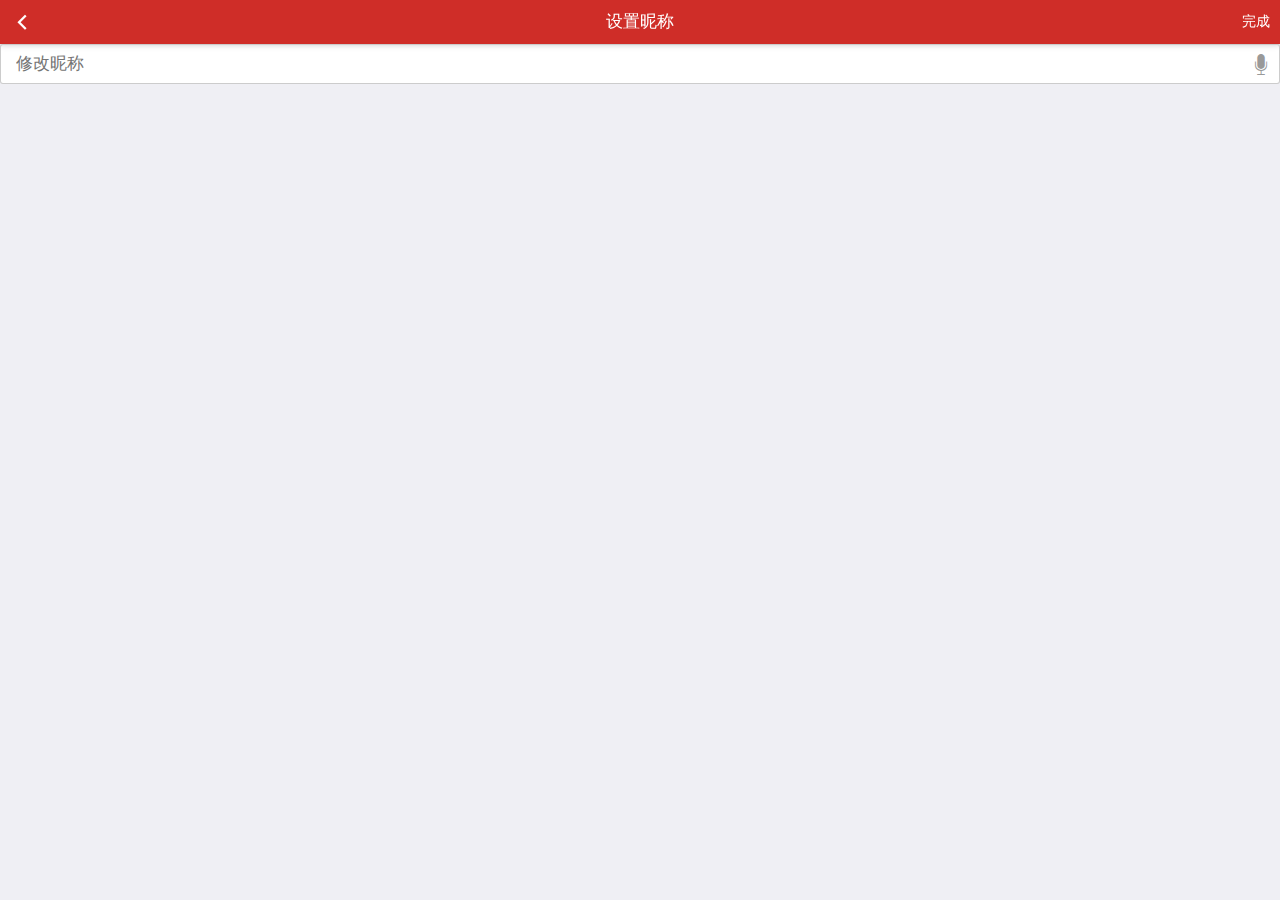
<file: mynickname.html>
<!doctype html>
<html>

	<head>
		<meta charset="UTF-8">
		<title></title>
		<meta name="viewport" content="width=device-width,initial-scale=1,minimum-scale=1,maximum-scale=1,user-scalable=no" />
		<link href="css/mui.min.css" rel="stylesheet" />
		<link rel="stylesheet" type="text/css" href="css/header.css" />

	</head>

	<body>

		<header class="mui-bar mui-bar-nav title">
			<a class="mui-action-back mui-icon mui-icon-left-nav mui-pull-left" style="color: white;"></a>
			<a id="link_submit_nickname" class="mui-icon mui-icon-right-nav mui-pull-right" 
				style="color: white;font-size: 14px;line-height: 25px;">完成</a>
			<h1 class="mui-title title-color">设置昵称</h1>
		</header>

		<div class="mui-content">
			<div class="mui-input-row">
			    <input id="txt_nickname" type="text" class="mui-input-speech mui-input-clear" 
			    	placeholder="修改昵称">
			</div>
		</div>

		<script src="js/mui.min.js"></script>
		<script src="js/app.js"></script>
		<script type="text/javascript">
			mui.init()

			mui.plusReady(function() {
				var user = app.getUserGlobalInfo();
				var mynickname = user.nickname;
				
				var txt_nickname = document.getElementById("txt_nickname");
				txt_nickname.value = mynickname;
				
				// 提交事件，修改昵称
				var link_submit_nickname = document.getElementById("link_submit_nickname");
				link_submit_nickname.addEventListener("tap", function() {
					var newNickname = txt_nickname.value;
					
					if (newNickname.length < 1) {
						app.showToast("昵称长度太短", "error");
						return false;
					}
					if (newNickname.length > 8) {
						app.showToast("昵称不能超过8位", "error");
						return false;
					}
					
					plus.nativeUI.showWaiting("请稍微...");
					mui.ajax(app.serverUrl + "/u/setNickname",{
						data:{
							userId:user.id,
							nickname:newNickname
						},
						dataType:'json',//服务器返回json格式数据
						type:'post',//HTTP请求类型
						timeout:10000,//超时时间设置为10秒；
						headers:{'Content-Type':'application/json'},	              
						success:function(data){
							//服务器返回响应，根据响应结果，分析是否登录成功；
							plus.nativeUI.closeWaiting();
							
							if (data.status == 200) {
								// 登录或者注册成功之后，保存全局用户对象到本地缓存
								var userInfoJson = data.data;
								app.setUserGlobalInfo(userInfoJson);
								
								// 触发另外一个webview的自定义事件，可以使用 mui.fire()
								var meWebview = plus.webview.getWebviewById("me.html");
								mui.fire(meWebview, "refresh");
								
								// 页面跳转
								mui.back();
							} else {
								app.showToast(data.msg, "error");
							}
						}
					});
				});
				
			});
			
		</script>

	</body>

</html>
</file>
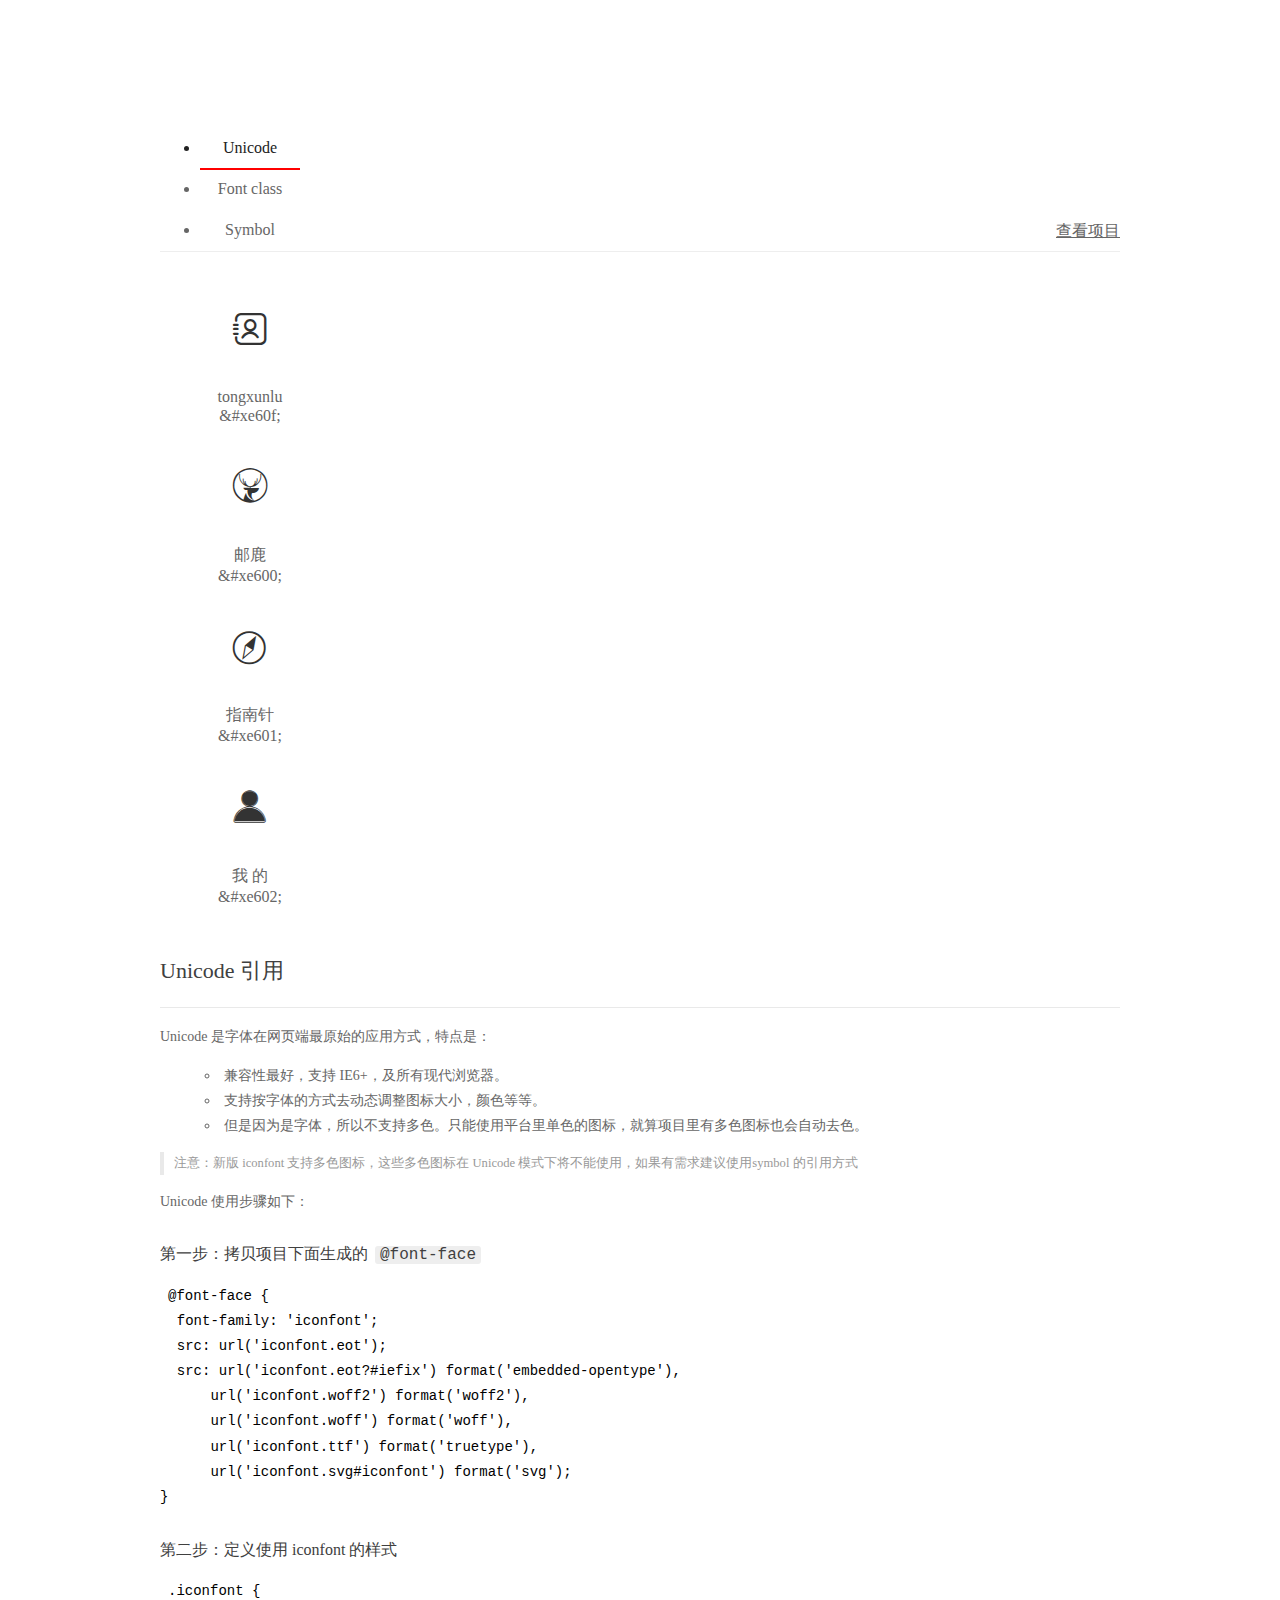
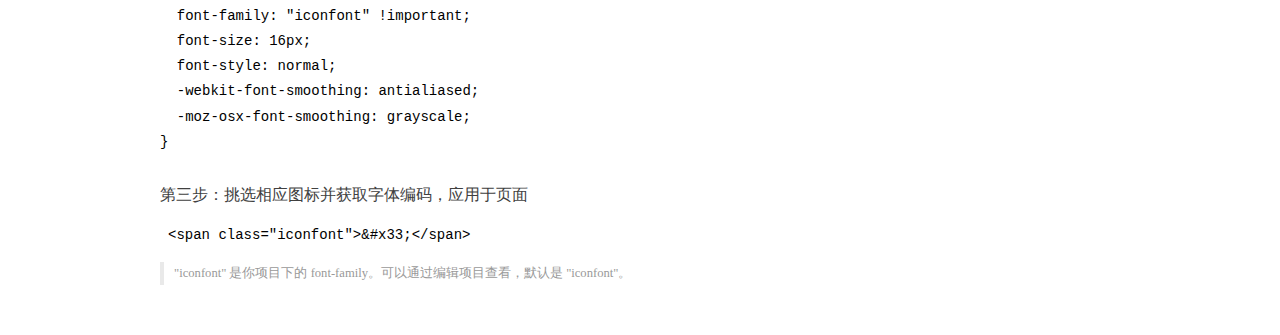
<file: fonticon/demo_index.html>
<!DOCTYPE html>
<html>
<head>
  <meta charset="utf-8"/>
  <title>IconFont Demo</title>
  <link rel="shortcut icon" href="https://gtms04.alicdn.com/tps/i4/TB1_oz6GVXXXXaFXpXXJDFnIXXX-64-64.ico" type="image/x-icon"/>
  <link rel="stylesheet" href="https://g.alicdn.com/thx/cube/1.3.2/cube.min.css">
  <link rel="stylesheet" href="demo.css">
  <link rel="stylesheet" href="iconfont.css">
  <script src="iconfont.js"></script>
  <!-- jQuery -->
  <script src="https://a1.alicdn.com/oss/uploads/2018/12/26/7bfddb60-08e8-11e9-9b04-53e73bb6408b.js"></script>
  <!-- 代码高亮 -->
  <script src="https://a1.alicdn.com/oss/uploads/2018/12/26/a3f714d0-08e6-11e9-8a15-ebf944d7534c.js"></script>
</head>
<body>
  <div class="main">
    <h1 class="logo"><a href="https://www.iconfont.cn/" title="iconfont 首页" target="_blank">&#xe86b;</a></h1>
    <div class="nav-tabs">
      <ul id="tabs" class="dib-box">
        <li class="dib active"><span>Unicode</span></li>
        <li class="dib"><span>Font class</span></li>
        <li class="dib"><span>Symbol</span></li>
      </ul>
      
      <a href="https://www.iconfont.cn/manage/index?manage_type=myprojects&projectId=1210901" target="_blank" class="nav-more">查看项目</a>
      
    </div>
    <div class="tab-container">
      <div class="content unicode" style="display: block;">
          <ul class="icon_lists dib-box">
          
            <li class="dib">
              <span class="icon iconfont">&#xe60f;</span>
                <div class="name">tongxunlu</div>
                <div class="code-name">&amp;#xe60f;</div>
              </li>
          
            <li class="dib">
              <span class="icon iconfont">&#xe600;</span>
                <div class="name">邮鹿</div>
                <div class="code-name">&amp;#xe600;</div>
              </li>
          
            <li class="dib">
              <span class="icon iconfont">&#xe601;</span>
                <div class="name">指南针</div>
                <div class="code-name">&amp;#xe601;</div>
              </li>
          
            <li class="dib">
              <span class="icon iconfont">&#xe602;</span>
                <div class="name">我 的</div>
                <div class="code-name">&amp;#xe602;</div>
              </li>
          
          </ul>
          <div class="article markdown">
          <h2 id="unicode-">Unicode 引用</h2>
          <hr>

          <p>Unicode 是字体在网页端最原始的应用方式，特点是：</p>
          <ul>
            <li>兼容性最好，支持 IE6+，及所有现代浏览器。</li>
            <li>支持按字体的方式去动态调整图标大小，颜色等等。</li>
            <li>但是因为是字体，所以不支持多色。只能使用平台里单色的图标，就算项目里有多色图标也会自动去色。</li>
          </ul>
          <blockquote>
            <p>注意：新版 iconfont 支持多色图标，这些多色图标在 Unicode 模式下将不能使用，如果有需求建议使用symbol 的引用方式</p>
          </blockquote>
          <p>Unicode 使用步骤如下：</p>
          <h3 id="-font-face">第一步：拷贝项目下面生成的 <code>@font-face</code></h3>
<pre><code class="language-css"
>@font-face {
  font-family: 'iconfont';
  src: url('iconfont.eot');
  src: url('iconfont.eot?#iefix') format('embedded-opentype'),
      url('iconfont.woff2') format('woff2'),
      url('iconfont.woff') format('woff'),
      url('iconfont.ttf') format('truetype'),
      url('iconfont.svg#iconfont') format('svg');
}
</code></pre>
          <h3 id="-iconfont-">第二步：定义使用 iconfont 的样式</h3>
<pre><code class="language-css"
>.iconfont {
  font-family: "iconfont" !important;
  font-size: 16px;
  font-style: normal;
  -webkit-font-smoothing: antialiased;
  -moz-osx-font-smoothing: grayscale;
}
</code></pre>
          <h3 id="-">第三步：挑选相应图标并获取字体编码，应用于页面</h3>
<pre>
<code class="language-html"
>&lt;span class="iconfont"&gt;&amp;#x33;&lt;/span&gt;
</code></pre>
          <blockquote>
            <p>"iconfont" 是你项目下的 font-family。可以通过编辑项目查看，默认是 "iconfont"。</p>
          </blockquote>
          </div>
      </div>
      <div class="content font-class">
        <ul class="icon_lists dib-box">
          
          <li class="dib">
            <span class="icon iconfont icon-tongxunlu1"></span>
            <div class="name">
              tongxunlu
            </div>
            <div class="code-name">.icon-tongxunlu1
            </div>
          </li>
          
          <li class="dib">
            <span class="icon iconfont icon-ziyuanx-"></span>
            <div class="name">
              邮鹿
            </div>
            <div class="code-name">.icon-ziyuanx-
            </div>
          </li>
          
          <li class="dib">
            <span class="icon iconfont icon-zhinanzhen"></span>
            <div class="name">
              指南针
            </div>
            <div class="code-name">.icon-zhinanzhen
            </div>
          </li>
          
          <li class="dib">
            <span class="icon iconfont icon-mine-gray"></span>
            <div class="name">
              我 的
            </div>
            <div class="code-name">.icon-mine-gray
            </div>
          </li>
          
        </ul>
        <div class="article markdown">
        <h2 id="font-class-">font-class 引用</h2>
        <hr>

        <p>font-class 是 Unicode 使用方式的一种变种，主要是解决 Unicode 书写不直观，语意不明确的问题。</p>
        <p>与 Unicode 使用方式相比，具有如下特点：</p>
        <ul>
          <li>兼容性良好，支持 IE8+，及所有现代浏览器。</li>
          <li>相比于 Unicode 语意明确，书写更直观。可以很容易分辨这个 icon 是什么。</li>
          <li>因为使用 class 来定义图标，所以当要替换图标时，只需要修改 class 里面的 Unicode 引用。</li>
          <li>不过因为本质上还是使用的字体，所以多色图标还是不支持的。</li>
        </ul>
        <p>使用步骤如下：</p>
        <h3 id="-fontclass-">第一步：引入项目下面生成的 fontclass 代码：</h3>
<pre><code class="language-html">&lt;link rel="stylesheet" href="./iconfont.css"&gt;
</code></pre>
        <h3 id="-">第二步：挑选相应图标并获取类名，应用于页面：</h3>
<pre><code class="language-html">&lt;span class="iconfont icon-xxx"&gt;&lt;/span&gt;
</code></pre>
        <blockquote>
          <p>"
            iconfont" 是你项目下的 font-family。可以通过编辑项目查看，默认是 "iconfont"。</p>
        </blockquote>
      </div>
      </div>
      <div class="content symbol">
          <ul class="icon_lists dib-box">
          
            <li class="dib">
                <svg class="icon svg-icon" aria-hidden="true">
                  <use xlink:href="#icon-tongxunlu1"></use>
                </svg>
                <div class="name">tongxunlu</div>
                <div class="code-name">#icon-tongxunlu1</div>
            </li>
          
            <li class="dib">
                <svg class="icon svg-icon" aria-hidden="true">
                  <use xlink:href="#icon-ziyuanx-"></use>
                </svg>
                <div class="name">邮鹿</div>
                <div class="code-name">#icon-ziyuanx-</div>
            </li>
          
            <li class="dib">
                <svg class="icon svg-icon" aria-hidden="true">
                  <use xlink:href="#icon-zhinanzhen"></use>
                </svg>
                <div class="name">指南针</div>
                <div class="code-name">#icon-zhinanzhen</div>
            </li>
          
            <li class="dib">
                <svg class="icon svg-icon" aria-hidden="true">
                  <use xlink:href="#icon-mine-gray"></use>
                </svg>
                <div class="name">我 的</div>
                <div class="code-name">#icon-mine-gray</div>
            </li>
          
          </ul>
          <div class="article markdown">
          <h2 id="symbol-">Symbol 引用</h2>
          <hr>

          <p>这是一种全新的使用方式，应该说这才是未来的主流，也是平台目前推荐的用法。相关介绍可以参考这篇<a href="">文章</a>
            这种用法其实是做了一个 SVG 的集合，与另外两种相比具有如下特点：</p>
          <ul>
            <li>支持多色图标了，不再受单色限制。</li>
            <li>通过一些技巧，支持像字体那样，通过 <code>font-size</code>, <code>color</code> 来调整样式。</li>
            <li>兼容性较差，支持 IE9+，及现代浏览器。</li>
            <li>浏览器渲染 SVG 的性能一般，还不如 png。</li>
          </ul>
          <p>使用步骤如下：</p>
          <h3 id="-symbol-">第一步：引入项目下面生成的 symbol 代码：</h3>
<pre><code class="language-html">&lt;script src="./iconfont.js"&gt;&lt;/script&gt;
</code></pre>
          <h3 id="-css-">第二步：加入通用 CSS 代码（引入一次就行）：</h3>
<pre><code class="language-html">&lt;style&gt;
.icon {
  width: 1em;
  height: 1em;
  vertical-align: -0.15em;
  fill: currentColor;
  overflow: hidden;
}
&lt;/style&gt;
</code></pre>
          <h3 id="-">第三步：挑选相应图标并获取类名，应用于页面：</h3>
<pre><code class="language-html">&lt;svg class="icon" aria-hidden="true"&gt;
  &lt;use xlink:href="#icon-xxx"&gt;&lt;/use&gt;
&lt;/svg&gt;
</code></pre>
          </div>
      </div>

    </div>
  </div>
  <script>
  $(document).ready(function () {
      $('.tab-container .content:first').show()

      $('#tabs li').click(function (e) {
        var tabContent = $('.tab-container .content')
        var index = $(this).index()

        if ($(this).hasClass('active')) {
          return
        } else {
          $('#tabs li').removeClass('active')
          $(this).addClass('active')

          tabContent.hide().eq(index).fadeIn()
        }
      })
    })
  </script>
</body>
</html>
</file>
<file: plugin/cropper/css/cropper.css>
/*!
 * Cropper v3.1.6
 * https://github.com/fengyuanchen/cropper
 *
 * Copyright (c) 2014-2018 Chen Fengyuan
 * Released under the MIT license
 *
 * Date: 2018-03-01T13:33:39.581Z
 */

 .cropper-container {
  direction: ltr;
  font-size: 0;
  line-height: 0;
  position: relative;
  -ms-touch-action: none;
  touch-action: none;
  -webkit-user-select: none;
  -moz-user-select: none;
  -ms-user-select: none;
  user-select: none;
}

.cropper-container img {/*Avoid margin top issue (Occur only when margin-top <= -height)
 */
  display: block;
  height: 100%;
  image-orientation: 0deg;
  max-height: none !important;
  max-width: none !important;
  min-height: 0 !important;
  min-width: 0 !important;
  width: 100%;
}

.cropper-wrap-box,
.cropper-canvas,
.cropper-drag-box,
.cropper-crop-box,
.cropper-modal {
  bottom: 0;
  left: 0;
  position: absolute;
  right: 0;
  top: 0;
}

.cropper-wrap-box,
.cropper-canvas {
  overflow: hidden;
}

.cropper-drag-box {
  background-color: #fff;
  opacity: 0;
}

.cropper-modal {
  background-color: #000;
  opacity: .5;
}

.cropper-view-box {
  display: block;
  height: 100%;
  outline-color: rgba(51, 153, 255, 0.75);
  outline: 1px solid #39f;
  overflow: hidden;
  width: 100%;
}

.cropper-dashed {
  border: 0 dashed #eee;
  display: block;
  opacity: .5;
  position: absolute;
}

.cropper-dashed.dashed-h {
  border-bottom-width: 1px;
  border-top-width: 1px;
  height: 33.33333%;
  left: 0;
  top: 33.33333%;
  width: 100%;
}

.cropper-dashed.dashed-v {
  border-left-width: 1px;
  border-right-width: 1px;
  height: 100%;
  left: 33.33333%;
  top: 0;
  width: 33.33333%;
}

.cropper-center {
  display: block;
  height: 0;
  left: 50%;
  opacity: .75;
  position: absolute;
  top: 50%;
  width: 0;
}

.cropper-center:before,
.cropper-center:after {
  background-color: #eee;
  content: ' ';
  display: block;
  position: absolute;
}

.cropper-center:before {
  height: 1px;
  left: -3px;
  top: 0;
  width: 7px;
}

.cropper-center:after {
  height: 7px;
  left: 0;
  top: -3px;
  width: 1px;
}

.cropper-face,
.cropper-line,
.cropper-point {
  display: block;
  height: 100%;
  opacity: .1;
  position: absolute;
  width: 100%;
}

.cropper-face {
  background-color: #fff;
  left: 0;
  top: 0;
}

.cropper-line {
  background-color: #39f;
}

.cropper-line.line-e {
  cursor: ew-resize;
  right: -3px;
  top: 0;
  width: 5px;
}

.cropper-line.line-n {
  cursor: ns-resize;
  height: 5px;
  left: 0;
  top: -3px;
}

.cropper-line.line-w {
  cursor: ew-resize;
  left: -3px;
  top: 0;
  width: 5px;
}

.cropper-line.line-s {
  bottom: -3px;
  cursor: ns-resize;
  height: 5px;
  left: 0;
}

.cropper-point {
  background-color: #39f;
  height: 5px;
  opacity: .75;
  width: 5px;
}

.cropper-point.point-e {
  cursor: ew-resize;
  margin-top: -3px;
  right: -3px;
  top: 50%;
}

.cropper-point.point-n {
  cursor: ns-resize;
  left: 50%;
  margin-left: -3px;
  top: -3px;
}

.cropper-point.point-w {
  cursor: ew-resize;
  left: -3px;
  margin-top: -3px;
  top: 50%;
}

.cropper-point.point-s {
  bottom: -3px;
  cursor: s-resize;
  left: 50%;
  margin-left: -3px;
}

.cropper-point.point-ne {
  cursor: nesw-resize;
  right: -3px;
  top: -3px;
}

.cropper-point.point-nw {
  cursor: nwse-resize;
  left: -3px;
  top: -3px;
}

.cropper-point.point-sw {
  bottom: -3px;
  cursor: nesw-resize;
  left: -3px;
}

.cropper-point.point-se {
  bottom: -3px;
  cursor: nwse-resize;
  height: 20px;
  opacity: 1;
  right: -3px;
  width: 20px;
}

@media (min-width: 768px) {
  .cropper-point.point-se {
    height: 15px;
    width: 15px;
  }
}

@media (min-width: 992px) {
  .cropper-point.point-se {
    height: 10px;
    width: 10px;
  }
}

@media (min-width: 1200px) {
  .cropper-point.point-se {
    height: 5px;
    opacity: .75;
    width: 5px;
  }
}

.cropper-point.point-se:before {
  background-color: #39f;
  bottom: -50%;
  content: ' ';
  display: block;
  height: 200%;
  opacity: 0;
  position: absolute;
  right: -50%;
  width: 200%;
}

.cropper-invisible {
  opacity: 0;
}

.cropper-bg {
  background-image: url('[data-uri]');
}

.cropper-hide {
  display: block;
  height: 0;
  position: absolute;
  width: 0;
}

.cropper-hidden {
  display: none !important;
}

.cropper-move {
  cursor: move;
}

.cropper-crop {
  cursor: crosshair;
}

.cropper-disabled .cropper-drag-box,
.cropper-disabled .cropper-face,
.cropper-disabled .cropper-line,
.cropper-disabled .cropper-point {
  cursor: not-allowed;
}
</file>
<file: plugin/cropper/css/main.css>
.btn {
  padding-left: .75rem;
  padding-right: .75rem;
}

label.btn {
  margin-bottom: 0;
}

.d-flex > .btn {
  flex: 1;
}

.carbonads {
  border-radius: .25rem;
  border: 1px solid #ccc;
  font-size: .875rem;
  overflow: hidden;
  padding: 1rem;
}

.carbon-wrap {
  overflow: hidden;
}

.carbon-img {
  clear: left;
  display: block;
  float: left;
}

.carbon-text,
.carbon-poweredby {
  display: block;
  margin-left: 140px;
}

.carbon-text,
.carbon-text:hover,
.carbon-text:focus {
  color: #fff;
  text-decoration: none;
}

.carbon-poweredby,
.carbon-poweredby:hover,
.carbon-poweredby:focus {
  color: #ddd;
  text-decoration: none;
}

@media (min-width: 768px) {
  .carbonads {
    float: right;
    margin-bottom: -1rem;
    margin-top: -1rem;
    max-width: 360px;
  }
}

.footer {
  font-size: .875rem;
  overflow: hidden;
}

.heart {
  color: #ddd;
  display: block;
  height: 2rem;
  line-height: 2rem;
  margin-bottom: 0;
  margin-top: 1rem;
  position: relative;
  text-align: center;
  width: 100%;
}

.heart:hover {
  color: #ff4136;
}

.heart::before {
  border-top: 1px solid #eee;
  content: " ";
  display: block;
  height: 0;
  left: 0;
  position: absolute;
  right: 0;
  top: 50%;
}

.heart::after {
  background-color: #fff;
  content: "♥";
  padding-left: .5rem;
  padding-right: .5rem;
  position: relative;
  z-index: 1;
}

.img-container,
.img-preview {
  background-color: #f7f7f7;
  text-align: center;
  width: 100%;
}

.img-container {
  margin-bottom: 1rem;
  max-height: 497px;
  min-height: 200px;
}

@media (min-width: 768px) {
  .img-container {
    min-height: 497px;
  }
}

.img-container > img {
  max-width: 100%;
}

.docs-preview {
  margin-right: -1rem;
}

.img-preview {
  float: left;
  margin-bottom: .5rem;
  margin-right: .5rem;
  overflow: hidden;
}

.img-preview > img {
  max-width: 100%;
}

.preview-lg {
  height: 9rem;
  width: 16rem;
}

.preview-md {
  height: 4.5rem;
  width: 8rem;
}

.preview-sm {
  height: 2.25rem;
  width: 4rem;
}

.preview-xs {
  height: 1.125rem;
  margin-right: 0;
  width: 2rem;
}

.docs-data > .input-group {
  margin-bottom: .5rem;
}

.docs-data .input-group-prepend .input-group-text {
  min-width: 4rem;
}

.docs-data .input-group-append .input-group-text {
  min-width: 3rem;
}

.docs-buttons > .btn,
.docs-buttons > .btn-group,
.docs-buttons > .form-control {
  margin-bottom: .5rem;
  margin-right: .25rem;
}

.docs-toggles > .btn,
.docs-toggles > .btn-group,
.docs-toggles > .dropdown {
  margin-bottom: .5rem;
}

.docs-tooltip {
  display: block;
  margin: -.5rem -.75rem;
  padding: .5rem .75rem;
}

.docs-tooltip > .icon {
  margin: 0 -.25rem;
  vertical-align: top;
}

.tooltip-inner {
  white-space: normal;
}

.btn-upload .tooltip-inner,
.btn-toggle .tooltip-inner {
  white-space: nowrap;
}

.btn-toggle {
  padding: .5rem;
}

.btn-toggle > .docs-tooltip {
  margin: -.5rem;
  padding: .5rem;
}

@media (max-width: 400px) {
  .btn-group-crop {
    margin-right: -1rem!important;
  }

  .btn-group-crop > .btn {
    padding-left: .5rem;
    padding-right: .5rem;
  }

  .btn-group-crop .docs-tooltip {
    margin-left: -.5rem;
    margin-right: -.5rem;
    padding-left: .5rem;
    padding-right: .5rem;
  }
}

.docs-options .dropdown-menu {
  width: 100%;
}

.docs-options .dropdown-menu > li {
  font-size: .875rem;
  padding: .125rem 1rem;
}

.docs-options .dropdown-menu .form-check-label {
  display: block;
}

.docs-cropped .modal-body {
  text-align: center;
}

.docs-cropped .modal-body > img,
.docs-cropped .modal-body > canvas {
  max-width: 100%;
}
</file>
<file: plugin/v3.1.6/css/cropper.css>
/*!
 * Cropper v3.1.6
 * https://github.com/fengyuanchen/cropper
 *
 * Copyright (c) 2014-2018 Chen Fengyuan
 * Released under the MIT license
 *
 * Date: 2018-03-01T13:33:39.581Z
 */

 .cropper-container {
  direction: ltr;
  font-size: 0;
  line-height: 0;
  position: relative;
  -ms-touch-action: none;
  touch-action: none;
  -webkit-user-select: none;
  -moz-user-select: none;
  -ms-user-select: none;
  user-select: none;
}

.cropper-container img {/*Avoid margin top issue (Occur only when margin-top <= -height)
 */
  display: block;
  height: 100%;
  image-orientation: 0deg;
  max-height: none !important;
  max-width: none !important;
  min-height: 0 !important;
  min-width: 0 !important;
  width: 100%;
}

.cropper-wrap-box,
.cropper-canvas,
.cropper-drag-box,
.cropper-crop-box,
.cropper-modal {
  bottom: 0;
  left: 0;
  position: absolute;
  right: 0;
  top: 0;
}

.cropper-wrap-box,
.cropper-canvas {
  overflow: hidden;
}

.cropper-drag-box {
  background-color: #fff;
  opacity: 0;
}

.cropper-modal {
  background-color: #000;
  opacity: .5;
}

.cropper-view-box {
  display: block;
  height: 100%;
  outline-color: rgba(51, 153, 255, 0.75);
  outline: 1px solid #39f;
  overflow: hidden;
  width: 100%;
}

.cropper-dashed {
  border: 0 dashed #eee;
  display: block;
  opacity: .5;
  position: absolute;
}

.cropper-dashed.dashed-h {
  border-bottom-width: 1px;
  border-top-width: 1px;
  height: 33.33333%;
  left: 0;
  top: 33.33333%;
  width: 100%;
}

.cropper-dashed.dashed-v {
  border-left-width: 1px;
  border-right-width: 1px;
  height: 100%;
  left: 33.33333%;
  top: 0;
  width: 33.33333%;
}

.cropper-center {
  display: block;
  height: 0;
  left: 50%;
  opacity: .75;
  position: absolute;
  top: 50%;
  width: 0;
}

.cropper-center:before,
.cropper-center:after {
  background-color: #eee;
  content: ' ';
  display: block;
  position: absolute;
}

.cropper-center:before {
  height: 1px;
  left: -3px;
  top: 0;
  width: 7px;
}

.cropper-center:after {
  height: 7px;
  left: 0;
  top: -3px;
  width: 1px;
}

.cropper-face,
.cropper-line,
.cropper-point {
  display: block;
  height: 100%;
  opacity: .1;
  position: absolute;
  width: 100%;
}

.cropper-face {
  background-color: #fff;
  left: 0;
  top: 0;
}

.cropper-line {
  background-color: #39f;
}

.cropper-line.line-e {
  cursor: ew-resize;
  right: -3px;
  top: 0;
  width: 5px;
}

.cropper-line.line-n {
  cursor: ns-resize;
  height: 5px;
  left: 0;
  top: -3px;
}

.cropper-line.line-w {
  cursor: ew-resize;
  left: -3px;
  top: 0;
  width: 5px;
}

.cropper-line.line-s {
  bottom: -3px;
  cursor: ns-resize;
  height: 5px;
  left: 0;
}

.cropper-point {
  background-color: #39f;
  height: 5px;
  opacity: .75;
  width: 5px;
}

.cropper-point.point-e {
  cursor: ew-resize;
  margin-top: -3px;
  right: -3px;
  top: 50%;
}

.cropper-point.point-n {
  cursor: ns-resize;
  left: 50%;
  margin-left: -3px;
  top: -3px;
}

.cropper-point.point-w {
  cursor: ew-resize;
  left: -3px;
  margin-top: -3px;
  top: 50%;
}

.cropper-point.point-s {
  bottom: -3px;
  cursor: s-resize;
  left: 50%;
  margin-left: -3px;
}

.cropper-point.point-ne {
  cursor: nesw-resize;
  right: -3px;
  top: -3px;
}

.cropper-point.point-nw {
  cursor: nwse-resize;
  left: -3px;
  top: -3px;
}

.cropper-point.point-sw {
  bottom: -3px;
  cursor: nesw-resize;
  left: -3px;
}

.cropper-point.point-se {
  bottom: -3px;
  cursor: nwse-resize;
  height: 20px;
  opacity: 1;
  right: -3px;
  width: 20px;
}

@media (min-width: 768px) {
  .cropper-point.point-se {
    height: 15px;
    width: 15px;
  }
}

@media (min-width: 992px) {
  .cropper-point.point-se {
    height: 10px;
    width: 10px;
  }
}

@media (min-width: 1200px) {
  .cropper-point.point-se {
    height: 5px;
    opacity: .75;
    width: 5px;
  }
}

.cropper-point.point-se:before {
  background-color: #39f;
  bottom: -50%;
  content: ' ';
  display: block;
  height: 200%;
  opacity: 0;
  position: absolute;
  right: -50%;
  width: 200%;
}

.cropper-invisible {
  opacity: 0;
}

.cropper-bg {
  background-image: url('[data-uri]');
}

.cropper-hide {
  display: block;
  height: 0;
  position: absolute;
  width: 0;
}

.cropper-hidden {
  display: none !important;
}

.cropper-move {
  cursor: move;
}

.cropper-crop {
  cursor: crosshair;
}

.cropper-disabled .cropper-drag-box,
.cropper-disabled .cropper-face,
.cropper-disabled .cropper-line,
.cropper-disabled .cropper-point {
  cursor: not-allowed;
}
</file>
<file: plugin/v3.1.6/css/main.css>
.btn {
  padding-left: .75rem;
  padding-right: .75rem;
}

label.btn {
  margin-bottom: 0;
}

.d-flex > .btn {
  flex: 1;
}

.carbonads {
  border-radius: .25rem;
  border: 1px solid #ccc;
  font-size: .875rem;
  overflow: hidden;
  padding: 1rem;
}

.carbon-wrap {
  overflow: hidden;
}

.carbon-img {
  clear: left;
  display: block;
  float: left;
}

.carbon-text,
.carbon-poweredby {
  display: block;
  margin-left: 140px;
}

.carbon-text,
.carbon-text:hover,
.carbon-text:focus {
  color: #fff;
  text-decoration: none;
}

.carbon-poweredby,
.carbon-poweredby:hover,
.carbon-poweredby:focus {
  color: #ddd;
  text-decoration: none;
}

@media (min-width: 768px) {
  .carbonads {
    float: right;
    margin-bottom: -1rem;
    margin-top: -1rem;
    max-width: 360px;
  }
}

.footer {
  font-size: .875rem;
  overflow: hidden;
}

.heart {
  color: #ddd;
  display: block;
  height: 2rem;
  line-height: 2rem;
  margin-bottom: 0;
  margin-top: 1rem;
  position: relative;
  text-align: center;
  width: 100%;
}

.heart:hover {
  color: #ff4136;
}

.heart::before {
  border-top: 1px solid #eee;
  content: " ";
  display: block;
  height: 0;
  left: 0;
  position: absolute;
  right: 0;
  top: 50%;
}

.heart::after {
  background-color: #fff;
  content: "♥";
  padding-left: .5rem;
  padding-right: .5rem;
  position: relative;
  z-index: 1;
}

.img-container,
.img-preview {
  background-color: #f7f7f7;
  text-align: center;
  width: 100%;
}

.img-container {
  margin-bottom: 1rem;
  max-height: 497px;
  min-height: 200px;
}

@media (min-width: 768px) {
  .img-container {
    min-height: 497px;
  }
}

.img-container > img {
  max-width: 100%;
}

.docs-preview {
  margin-right: -1rem;
}

.img-preview {
  float: left;
  margin-bottom: .5rem;
  margin-right: .5rem;
  overflow: hidden;
}

.img-preview > img {
  max-width: 100%;
}

.preview-lg {
  height: 9rem;
  width: 16rem;
}

.preview-md {
  height: 4.5rem;
  width: 8rem;
}

.preview-sm {
  height: 2.25rem;
  width: 4rem;
}

.preview-xs {
  height: 1.125rem;
  margin-right: 0;
  width: 2rem;
}

.docs-data > .input-group {
  margin-bottom: .5rem;
}

.docs-data .input-group-prepend .input-group-text {
  min-width: 4rem;
}

.docs-data .input-group-append .input-group-text {
  min-width: 3rem;
}

.docs-buttons > .btn,
.docs-buttons > .btn-group,
.docs-buttons > .form-control {
  margin-bottom: .5rem;
  margin-right: .25rem;
}

.docs-toggles > .btn,
.docs-toggles > .btn-group,
.docs-toggles > .dropdown {
  margin-bottom: .5rem;
}

.docs-tooltip {
  display: block;
  margin: -.5rem -.75rem;
  padding: .5rem .75rem;
}

.docs-tooltip > .icon {
  margin: 0 -.25rem;
  vertical-align: top;
}

.tooltip-inner {
  white-space: normal;
}

.btn-upload .tooltip-inner,
.btn-toggle .tooltip-inner {
  white-space: nowrap;
}

.btn-toggle {
  padding: .5rem;
}

.btn-toggle > .docs-tooltip {
  margin: -.5rem;
  padding: .5rem;
}

@media (max-width: 400px) {
  .btn-group-crop {
    margin-right: -1rem!important;
  }

  .btn-group-crop > .btn {
    padding-left: .5rem;
    padding-right: .5rem;
  }

  .btn-group-crop .docs-tooltip {
    margin-left: -.5rem;
    margin-right: -.5rem;
    padding-left: .5rem;
    padding-right: .5rem;
  }
}

.docs-options .dropdown-menu {
  width: 100%;
}

.docs-options .dropdown-menu > li {
  font-size: .875rem;
  padding: .125rem 1rem;
}

.docs-options .dropdown-menu .form-check-label {
  display: block;
}

.docs-cropped .modal-body {
  text-align: center;
}

.docs-cropped .modal-body > img,
.docs-cropped .modal-body > canvas {
  max-width: 100%;
}
</file>
<file: css/registLogin/util.css>
/*[ FONT SIZE ]
///////////////////////////////////////////////////////////
*/
.fs-1 {font-size: 1px;}
.fs-2 {font-size: 2px;}
.fs-3 {font-size: 3px;}
.fs-4 {font-size: 4px;}
.fs-5 {font-size: 5px;}
.fs-6 {font-size: 6px;}
.fs-7 {font-size: 7px;}
.fs-8 {font-size: 8px;}
.fs-9 {font-size: 9px;}
.fs-10 {font-size: 10px;}
.fs-11 {font-size: 11px;}
.fs-12 {font-size: 12px;}
.fs-13 {font-size: 13px;}
.fs-14 {font-size: 14px;}
.fs-15 {font-size: 15px;}
.fs-16 {font-size: 16px;}
.fs-17 {font-size: 17px;}
.fs-18 {font-size: 18px;}
.fs-19 {font-size: 19px;}
.fs-20 {font-size: 20px;}
.fs-21 {font-size: 21px;}
.fs-22 {font-size: 22px;}
.fs-23 {font-size: 23px;}
.fs-24 {font-size: 24px;}
.fs-25 {font-size: 25px;}
.fs-26 {font-size: 26px;}
.fs-27 {font-size: 27px;}
.fs-28 {font-size: 28px;}
.fs-29 {font-size: 29px;}
.fs-30 {font-size: 30px;}
.fs-31 {font-size: 31px;}
.fs-32 {font-size: 32px;}
.fs-33 {font-size: 33px;}
.fs-34 {font-size: 34px;}
.fs-35 {font-size: 35px;}
.fs-36 {font-size: 36px;}
.fs-37 {font-size: 37px;}
.fs-38 {font-size: 38px;}
.fs-39 {font-size: 39px;}
.fs-40 {font-size: 40px;}
.fs-41 {font-size: 41px;}
.fs-42 {font-size: 42px;}
.fs-43 {font-size: 43px;}
.fs-44 {font-size: 44px;}
.fs-45 {font-size: 45px;}
.fs-46 {font-size: 46px;}
.fs-47 {font-size: 47px;}
.fs-48 {font-size: 48px;}
.fs-49 {font-size: 49px;}
.fs-50 {font-size: 50px;}
.fs-51 {font-size: 51px;}
.fs-52 {font-size: 52px;}
.fs-53 {font-size: 53px;}
.fs-54 {font-size: 54px;}
.fs-55 {font-size: 55px;}
.fs-56 {font-size: 56px;}
.fs-57 {font-size: 57px;}
.fs-58 {font-size: 58px;}
.fs-59 {font-size: 59px;}
.fs-60 {font-size: 60px;}
.fs-61 {font-size: 61px;}
.fs-62 {font-size: 62px;}
.fs-63 {font-size: 63px;}
.fs-64 {font-size: 64px;}
.fs-65 {font-size: 65px;}
.fs-66 {font-size: 66px;}
.fs-67 {font-size: 67px;}
.fs-68 {font-size: 68px;}
.fs-69 {font-size: 69px;}
.fs-70 {font-size: 70px;}
.fs-71 {font-size: 71px;}
.fs-72 {font-size: 72px;}
.fs-73 {font-size: 73px;}
.fs-74 {font-size: 74px;}
.fs-75 {font-size: 75px;}
.fs-76 {font-size: 76px;}
.fs-77 {font-size: 77px;}
.fs-78 {font-size: 78px;}
.fs-79 {font-size: 79px;}
.fs-80 {font-size: 80px;}
.fs-81 {font-size: 81px;}
.fs-82 {font-size: 82px;}
.fs-83 {font-size: 83px;}
.fs-84 {font-size: 84px;}
.fs-85 {font-size: 85px;}
.fs-86 {font-size: 86px;}
.fs-87 {font-size: 87px;}
.fs-88 {font-size: 88px;}
.fs-89 {font-size: 89px;}
.fs-90 {font-size: 90px;}
.fs-91 {font-size: 91px;}
.fs-92 {font-size: 92px;}
.fs-93 {font-size: 93px;}
.fs-94 {font-size: 94px;}
.fs-95 {font-size: 95px;}
.fs-96 {font-size: 96px;}
.fs-97 {font-size: 97px;}
.fs-98 {font-size: 98px;}
.fs-99 {font-size: 99px;}
.fs-100 {font-size: 100px;}
.fs-101 {font-size: 101px;}
.fs-102 {font-size: 102px;}
.fs-103 {font-size: 103px;}
.fs-104 {font-size: 104px;}
.fs-105 {font-size: 105px;}
.fs-106 {font-size: 106px;}
.fs-107 {font-size: 107px;}
.fs-108 {font-size: 108px;}
.fs-109 {font-size: 109px;}
.fs-110 {font-size: 110px;}
.fs-111 {font-size: 111px;}
.fs-112 {font-size: 112px;}
.fs-113 {font-size: 113px;}
.fs-114 {font-size: 114px;}
.fs-115 {font-size: 115px;}
.fs-116 {font-size: 116px;}
.fs-117 {font-size: 117px;}
.fs-118 {font-size: 118px;}
.fs-119 {font-size: 119px;}
.fs-120 {font-size: 120px;}
.fs-121 {font-size: 121px;}
.fs-122 {font-size: 122px;}
.fs-123 {font-size: 123px;}
.fs-124 {font-size: 124px;}
.fs-125 {font-size: 125px;}
.fs-126 {font-size: 126px;}
.fs-127 {font-size: 127px;}
.fs-128 {font-size: 128px;}
.fs-129 {font-size: 129px;}
.fs-130 {font-size: 130px;}
.fs-131 {font-size: 131px;}
.fs-132 {font-size: 132px;}
.fs-133 {font-size: 133px;}
.fs-134 {font-size: 134px;}
.fs-135 {font-size: 135px;}
.fs-136 {font-size: 136px;}
.fs-137 {font-size: 137px;}
.fs-138 {font-size: 138px;}
.fs-139 {font-size: 139px;}
.fs-140 {font-size: 140px;}
.fs-141 {font-size: 141px;}
.fs-142 {font-size: 142px;}
.fs-143 {font-size: 143px;}
.fs-144 {font-size: 144px;}
.fs-145 {font-size: 145px;}
.fs-146 {font-size: 146px;}
.fs-147 {font-size: 147px;}
.fs-148 {font-size: 148px;}
.fs-149 {font-size: 149px;}
.fs-150 {font-size: 150px;}
.fs-151 {font-size: 151px;}
.fs-152 {font-size: 152px;}
.fs-153 {font-size: 153px;}
.fs-154 {font-size: 154px;}
.fs-155 {font-size: 155px;}
.fs-156 {font-size: 156px;}
.fs-157 {font-size: 157px;}
.fs-158 {font-size: 158px;}
.fs-159 {font-size: 159px;}
.fs-160 {font-size: 160px;}
.fs-161 {font-size: 161px;}
.fs-162 {font-size: 162px;}
.fs-163 {font-size: 163px;}
.fs-164 {font-size: 164px;}
.fs-165 {font-size: 165px;}
.fs-166 {font-size: 166px;}
.fs-167 {font-size: 167px;}
.fs-168 {font-size: 168px;}
.fs-169 {font-size: 169px;}
.fs-170 {font-size: 170px;}
.fs-171 {font-size: 171px;}
.fs-172 {font-size: 172px;}
.fs-173 {font-size: 173px;}
.fs-174 {font-size: 174px;}
.fs-175 {font-size: 175px;}
.fs-176 {font-size: 176px;}
.fs-177 {font-size: 177px;}
.fs-178 {font-size: 178px;}
.fs-179 {font-size: 179px;}
.fs-180 {font-size: 180px;}
.fs-181 {font-size: 181px;}
.fs-182 {font-size: 182px;}
.fs-183 {font-size: 183px;}
.fs-184 {font-size: 184px;}
.fs-185 {font-size: 185px;}
.fs-186 {font-size: 186px;}
.fs-187 {font-size: 187px;}
.fs-188 {font-size: 188px;}
.fs-189 {font-size: 189px;}
.fs-190 {font-size: 190px;}
.fs-191 {font-size: 191px;}
.fs-192 {font-size: 192px;}
.fs-193 {font-size: 193px;}
.fs-194 {font-size: 194px;}
.fs-195 {font-size: 195px;}
.fs-196 {font-size: 196px;}
.fs-197 {font-size: 197px;}
.fs-198 {font-size: 198px;}
.fs-199 {font-size: 199px;}
.fs-200 {font-size: 200px;}

/*[ PADDING ]
///////////////////////////////////////////////////////////
*/
.p-t-0 {padding-top: 0px;}
.p-t-1 {padding-top: 1px;}
.p-t-2 {padding-top: 2px;}
.p-t-3 {padding-top: 3px;}
.p-t-4 {padding-top: 4px;}
.p-t-5 {padding-top: 5px;}
.p-t-6 {padding-top: 6px;}
.p-t-7 {padding-top: 7px;}
.p-t-8 {padding-top: 8px;}
.p-t-9 {padding-top: 9px;}
.p-t-10 {padding-top: 10px;}
.p-t-11 {padding-top: 11px;}
.p-t-12 {padding-top: 12px;}
.p-t-13 {padding-top: 13px;}
.p-t-14 {padding-top: 14px;}
.p-t-15 {padding-top: 15px;}
.p-t-16 {padding-top: 16px;}
.p-t-17 {padding-top: 17px;}
.p-t-18 {padding-top: 18px;}
.p-t-19 {padding-top: 19px;}
.p-t-20 {padding-top: 20px;}
.p-t-21 {padding-top: 21px;}
.p-t-22 {padding-top: 22px;}
.p-t-23 {padding-top: 23px;}
.p-t-24 {padding-top: 24px;}
.p-t-25 {padding-top: 25px;}
.p-t-26 {padding-top: 26px;}
.p-t-27 {padding-top: 27px;}
.p-t-28 {padding-top: 28px;}
.p-t-29 {padding-top: 29px;}
.p-t-30 {padding-top: 30px;}
.p-t-31 {padding-top: 31px;}
.p-t-32 {padding-top: 32px;}
.p-t-33 {padding-top: 33px;}
.p-t-34 {padding-top: 34px;}
.p-t-35 {padding-top: 35px;}
.p-t-36 {padding-top: 36px;}
.p-t-37 {padding-top: 37px;}
.p-t-38 {padding-top: 38px;}
.p-t-39 {padding-top: 39px;}
.p-t-40 {padding-top: 40px;}
.p-t-41 {padding-top: 41px;}
.p-t-42 {padding-top: 42px;}
.p-t-43 {padding-top: 43px;}
.p-t-44 {padding-top: 44px;}
.p-t-45 {padding-top: 45px;}
.p-t-46 {padding-top: 46px;}
.p-t-47 {padding-top: 47px;}
.p-t-48 {padding-top: 48px;}
.p-t-49 {padding-top: 49px;}
.p-t-50 {padding-top: 50px;}
.p-t-51 {padding-top: 51px;}
.p-t-52 {padding-top: 52px;}
.p-t-53 {padding-top: 53px;}
.p-t-54 {padding-top: 54px;}
.p-t-55 {padding-top: 55px;}
.p-t-56 {padding-top: 56px;}
.p-t-57 {padding-top: 57px;}
.p-t-58 {padding-top: 58px;}
.p-t-59 {padding-top: 59px;}
.p-t-60 {padding-top: 60px;}
.p-t-61 {padding-top: 61px;}
.p-t-62 {padding-top: 62px;}
.p-t-63 {padding-top: 63px;}
.p-t-64 {padding-top: 64px;}
.p-t-65 {padding-top: 65px;}
.p-t-66 {padding-top: 66px;}
.p-t-67 {padding-top: 67px;}
.p-t-68 {padding-top: 68px;}
.p-t-69 {padding-top: 69px;}
.p-t-70 {padding-top: 70px;}
.p-t-71 {padding-top: 71px;}
.p-t-72 {padding-top: 72px;}
.p-t-73 {padding-top: 73px;}
.p-t-74 {padding-top: 74px;}
.p-t-75 {padding-top: 75px;}
.p-t-76 {padding-top: 76px;}
.p-t-77 {padding-top: 77px;}
.p-t-78 {padding-top: 78px;}
.p-t-79 {padding-top: 79px;}
.p-t-80 {padding-top: 80px;}
.p-t-81 {padding-top: 81px;}
.p-t-82 {padding-top: 82px;}
.p-t-83 {padding-top: 83px;}
.p-t-84 {padding-top: 84px;}
.p-t-85 {padding-top: 85px;}
.p-t-86 {padding-top: 86px;}
.p-t-87 {padding-top: 87px;}
.p-t-88 {padding-top: 88px;}
.p-t-89 {padding-top: 89px;}
.p-t-90 {padding-top: 90px;}
.p-t-91 {padding-top: 91px;}
.p-t-92 {padding-top: 92px;}
.p-t-93 {padding-top: 93px;}
.p-t-94 {padding-top: 94px;}
.p-t-95 {padding-top: 95px;}
.p-t-96 {padding-top: 96px;}
.p-t-97 {padding-top: 97px;}
.p-t-98 {padding-top: 98px;}
.p-t-99 {padding-top: 99px;}
.p-t-100 {padding-top: 100px;}
.p-t-101 {padding-top: 101px;}
.p-t-102 {padding-top: 102px;}
.p-t-103 {padding-top: 103px;}
.p-t-104 {padding-top: 104px;}
.p-t-105 {padding-top: 105px;}
.p-t-106 {padding-top: 106px;}
.p-t-107 {padding-top: 107px;}
.p-t-108 {padding-top: 108px;}
.p-t-109 {padding-top: 109px;}
.p-t-110 {padding-top: 110px;}
.p-t-111 {padding-top: 111px;}
.p-t-112 {padding-top: 112px;}
.p-t-113 {padding-top: 113px;}
.p-t-114 {padding-top: 114px;}
.p-t-115 {padding-top: 115px;}
.p-t-116 {padding-top: 116px;}
.p-t-117 {padding-top: 117px;}
.p-t-118 {padding-top: 118px;}
.p-t-119 {padding-top: 119px;}
.p-t-120 {padding-top: 120px;}
.p-t-121 {padding-top: 121px;}
.p-t-122 {padding-top: 122px;}
.p-t-123 {padding-top: 123px;}
.p-t-124 {padding-top: 124px;}
.p-t-125 {padding-top: 125px;}
.p-t-126 {padding-top: 126px;}
.p-t-127 {padding-top: 127px;}
.p-t-128 {padding-top: 128px;}
.p-t-129 {padding-top: 129px;}
.p-t-130 {padding-top: 130px;}
.p-t-131 {padding-top: 131px;}
.p-t-132 {padding-top: 132px;}
.p-t-133 {padding-top: 133px;}
.p-t-134 {padding-top: 134px;}
.p-t-135 {padding-top: 135px;}
.p-t-136 {padding-top: 136px;}
.p-t-137 {padding-top: 137px;}
.p-t-138 {padding-top: 138px;}
.p-t-139 {padding-top: 139px;}
.p-t-140 {padding-top: 140px;}
.p-t-141 {padding-top: 141px;}
.p-t-142 {padding-top: 142px;}
.p-t-143 {padding-top: 143px;}
.p-t-144 {padding-top: 144px;}
.p-t-145 {padding-top: 145px;}
.p-t-146 {padding-top: 146px;}
.p-t-147 {padding-top: 147px;}
.p-t-148 {padding-top: 148px;}
.p-t-149 {padding-top: 149px;}
.p-t-150 {padding-top: 150px;}
.p-t-151 {padding-top: 151px;}
.p-t-152 {padding-top: 152px;}
.p-t-153 {padding-top: 153px;}
.p-t-154 {padding-top: 154px;}
.p-t-155 {padding-top: 155px;}
.p-t-156 {padding-top: 156px;}
.p-t-157 {padding-top: 157px;}
.p-t-158 {padding-top: 158px;}
.p-t-159 {padding-top: 159px;}
.p-t-160 {padding-top: 160px;}
.p-t-161 {padding-top: 161px;}
.p-t-162 {padding-top: 162px;}
.p-t-163 {padding-top: 163px;}
.p-t-164 {padding-top: 164px;}
.p-t-165 {padding-top: 165px;}
.p-t-166 {padding-top: 166px;}
.p-t-167 {padding-top: 167px;}
.p-t-168 {padding-top: 168px;}
.p-t-169 {padding-top: 169px;}
.p-t-170 {padding-top: 170px;}
.p-t-171 {padding-top: 171px;}
.p-t-172 {padding-top: 172px;}
.p-t-173 {padding-top: 173px;}
.p-t-174 {padding-top: 174px;}
.p-t-175 {padding-top: 175px;}
.p-t-176 {padding-top: 176px;}
.p-t-177 {padding-top: 177px;}
.p-t-178 {padding-top: 178px;}
.p-t-179 {padding-top: 179px;}
.p-t-180 {padding-top: 180px;}
.p-t-181 {padding-top: 181px;}
.p-t-182 {padding-top: 182px;}
.p-t-183 {padding-top: 183px;}
.p-t-184 {padding-top: 184px;}
.p-t-185 {padding-top: 185px;}
.p-t-186 {padding-top: 186px;}
.p-t-187 {padding-top: 187px;}
.p-t-188 {padding-top: 188px;}
.p-t-189 {padding-top: 189px;}
.p-t-190 {padding-top: 190px;}
.p-t-191 {padding-top: 191px;}
.p-t-192 {padding-top: 192px;}
.p-t-193 {padding-top: 193px;}
.p-t-194 {padding-top: 194px;}
.p-t-195 {padding-top: 195px;}
.p-t-196 {padding-top: 196px;}
.p-t-197 {padding-top: 197px;}
.p-t-198 {padding-top: 198px;}
.p-t-199 {padding-top: 199px;}
.p-t-200 {padding-top: 200px;}
.p-t-201 {padding-top: 201px;}
.p-t-202 {padding-top: 202px;}
.p-t-203 {padding-top: 203px;}
.p-t-204 {padding-top: 204px;}
.p-t-205 {padding-top: 205px;}
.p-t-206 {padding-top: 206px;}
.p-t-207 {padding-top: 207px;}
.p-t-208 {padding-top: 208px;}
.p-t-209 {padding-top: 209px;}
.p-t-210 {padding-top: 210px;}
.p-t-211 {padding-top: 211px;}
.p-t-212 {padding-top: 212px;}
.p-t-213 {padding-top: 213px;}
.p-t-214 {padding-top: 214px;}
.p-t-215 {padding-top: 215px;}
.p-t-216 {padding-top: 216px;}
.p-t-217 {padding-top: 217px;}
.p-t-218 {padding-top: 218px;}
.p-t-219 {padding-top: 219px;}
.p-t-220 {padding-top: 220px;}
.p-t-221 {padding-top: 221px;}
.p-t-222 {padding-top: 222px;}
.p-t-223 {padding-top: 223px;}
.p-t-224 {padding-top: 224px;}
.p-t-225 {padding-top: 225px;}
.p-t-226 {padding-top: 226px;}
.p-t-227 {padding-top: 227px;}
.p-t-228 {padding-top: 228px;}
.p-t-229 {padding-top: 229px;}
.p-t-230 {padding-top: 230px;}
.p-t-231 {padding-top: 231px;}
.p-t-232 {padding-top: 232px;}
.p-t-233 {padding-top: 233px;}
.p-t-234 {padding-top: 234px;}
.p-t-235 {padding-top: 235px;}
.p-t-236 {padding-top: 236px;}
.p-t-237 {padding-top: 237px;}
.p-t-238 {padding-top: 238px;}
.p-t-239 {padding-top: 239px;}
.p-t-240 {padding-top: 240px;}
.p-t-241 {padding-top: 241px;}
.p-t-242 {padding-top: 242px;}
.p-t-243 {padding-top: 243px;}
.p-t-244 {padding-top: 244px;}
.p-t-245 {padding-top: 245px;}
.p-t-246 {padding-top: 246px;}
.p-t-247 {padding-top: 247px;}
.p-t-248 {padding-top: 248px;}
.p-t-249 {padding-top: 249px;}
.p-t-250 {padding-top: 250px;}
.p-b-0 {padding-bottom: 0px;}
.p-b-1 {padding-bottom: 1px;}
.p-b-2 {padding-bottom: 2px;}
.p-b-3 {padding-bottom: 3px;}
.p-b-4 {padding-bottom: 4px;}
.p-b-5 {padding-bottom: 5px;}
.p-b-6 {padding-bottom: 6px;}
.p-b-7 {padding-bottom: 7px;}
.p-b-8 {padding-bottom: 8px;}
.p-b-9 {padding-bottom: 9px;}
.p-b-10 {padding-bottom: 10px;}
.p-b-11 {padding-bottom: 11px;}
.p-b-12 {padding-bottom: 12px;}
.p-b-13 {padding-bottom: 13px;}
.p-b-14 {padding-bottom: 14px;}
.p-b-15 {padding-bottom: 15px;}
.p-b-16 {padding-bottom: 16px;}
.p-b-17 {padding-bottom: 17px;}
.p-b-18 {padding-bottom: 18px;}
.p-b-19 {padding-bottom: 19px;}
.p-b-20 {padding-bottom: 20px;}
.p-b-21 {padding-bottom: 21px;}
.p-b-22 {padding-bottom: 22px;}
.p-b-23 {padding-bottom: 23px;}
.p-b-24 {padding-bottom: 24px;}
.p-b-25 {padding-bottom: 25px;}
.p-b-26 {padding-bottom: 26px;}
.p-b-27 {padding-bottom: 27px;}
.p-b-28 {padding-bottom: 28px;}
.p-b-29 {padding-bottom: 29px;}
.p-b-30 {padding-bottom: 30px;}
.p-b-31 {padding-bottom: 31px;}
.p-b-32 {padding-bottom: 32px;}
.p-b-33 {padding-bottom: 33px;}
.p-b-34 {padding-bottom: 34px;}
.p-b-35 {padding-bottom: 35px;}
.p-b-36 {padding-bottom: 36px;}
.p-b-37 {padding-bottom: 37px;}
.p-b-38 {padding-bottom: 38px;}
.p-b-39 {padding-bottom: 39px;}
.p-b-40 {padding-bottom: 40px;}
.p-b-41 {padding-bottom: 41px;}
.p-b-42 {padding-bottom: 42px;}
.p-b-43 {padding-bottom: 43px;}
.p-b-44 {padding-bottom: 44px;}
.p-b-45 {padding-bottom: 45px;}
.p-b-46 {padding-bottom: 46px;}
.p-b-47 {padding-bottom: 47px;}
.p-b-48 {padding-bottom: 48px;}
.p-b-49 {padding-bottom: 49px;}
.p-b-50 {padding-bottom: 50px;}
.p-b-51 {padding-bottom: 51px;}
.p-b-52 {padding-bottom: 52px;}
.p-b-53 {padding-bottom: 53px;}
.p-b-54 {padding-bottom: 54px;}
.p-b-55 {padding-bottom: 55px;}
.p-b-56 {padding-bottom: 56px;}
.p-b-57 {padding-bottom: 57px;}
.p-b-58 {padding-bottom: 58px;}
.p-b-59 {padding-bottom: 59px;}
.p-b-60 {padding-bottom: 60px;}
.p-b-61 {padding-bottom: 61px;}
.p-b-62 {padding-bottom: 62px;}
.p-b-63 {padding-bottom: 63px;}
.p-b-64 {padding-bottom: 64px;}
.p-b-65 {padding-bottom: 65px;}
.p-b-66 {padding-bottom: 66px;}
.p-b-67 {padding-bottom: 67px;}
.p-b-68 {padding-bottom: 68px;}
.p-b-69 {padding-bottom: 69px;}
.p-b-70 {padding-bottom: 70px;}
.p-b-71 {padding-bottom: 71px;}
.p-b-72 {padding-bottom: 72px;}
.p-b-73 {padding-bottom: 73px;}
.p-b-74 {padding-bottom: 74px;}
.p-b-75 {padding-bottom: 75px;}
.p-b-76 {padding-bottom: 76px;}
.p-b-77 {padding-bottom: 77px;}
.p-b-78 {padding-bottom: 78px;}
.p-b-79 {padding-bottom: 79px;}
.p-b-80 {padding-bottom: 80px;}
.p-b-81 {padding-bottom: 81px;}
.p-b-82 {padding-bottom: 82px;}
.p-b-83 {padding-bottom: 83px;}
.p-b-84 {padding-bottom: 84px;}
.p-b-85 {padding-bottom: 85px;}
.p-b-86 {padding-bottom: 86px;}
.p-b-87 {padding-bottom: 87px;}
.p-b-88 {padding-bottom: 88px;}
.p-b-89 {padding-bottom: 89px;}
.p-b-90 {padding-bottom: 90px;}
.p-b-91 {padding-bottom: 91px;}
.p-b-92 {padding-bottom: 92px;}
.p-b-93 {padding-bottom: 93px;}
.p-b-94 {padding-bottom: 94px;}
.p-b-95 {padding-bottom: 95px;}
.p-b-96 {padding-bottom: 96px;}
.p-b-97 {padding-bottom: 97px;}
.p-b-98 {padding-bottom: 98px;}
.p-b-99 {padding-bottom: 99px;}
.p-b-100 {padding-bottom: 100px;}
.p-b-101 {padding-bottom: 101px;}
.p-b-102 {padding-bottom: 102px;}
.p-b-103 {padding-bottom: 103px;}
.p-b-104 {padding-bottom: 104px;}
.p-b-105 {padding-bottom: 105px;}
.p-b-106 {padding-bottom: 106px;}
.p-b-107 {padding-bottom: 107px;}
.p-b-108 {padding-bottom: 108px;}
.p-b-109 {padding-bottom: 109px;}
.p-b-110 {padding-bottom: 110px;}
.p-b-111 {padding-bottom: 111px;}
.p-b-112 {padding-bottom: 112px;}
.p-b-113 {padding-bottom: 113px;}
.p-b-114 {padding-bottom: 114px;}
.p-b-115 {padding-bottom: 115px;}
.p-b-116 {padding-bottom: 116px;}
.p-b-117 {padding-bottom: 117px;}
.p-b-118 {padding-bottom: 118px;}
.p-b-119 {padding-bottom: 119px;}
.p-b-120 {padding-bottom: 120px;}
.p-b-121 {padding-bottom: 121px;}
.p-b-122 {padding-bottom: 122px;}
.p-b-123 {padding-bottom: 123px;}
.p-b-124 {padding-bottom: 124px;}
.p-b-125 {padding-bottom: 125px;}
.p-b-126 {padding-bottom: 126px;}
.p-b-127 {padding-bottom: 127px;}
.p-b-128 {padding-bottom: 128px;}
.p-b-129 {padding-bottom: 129px;}
.p-b-130 {padding-bottom: 130px;}
.p-b-131 {padding-bottom: 131px;}
.p-b-132 {padding-bottom: 132px;}
.p-b-133 {padding-bottom: 133px;}
.p-b-134 {padding-bottom: 134px;}
.p-b-135 {padding-bottom: 135px;}
.p-b-136 {padding-bottom: 136px;}
.p-b-137 {padding-bottom: 137px;}
.p-b-138 {padding-bottom: 138px;}
.p-b-139 {padding-bottom: 139px;}
.p-b-140 {padding-bottom: 140px;}
.p-b-141 {padding-bottom: 141px;}
.p-b-142 {padding-bottom: 142px;}
.p-b-143 {padding-bottom: 143px;}
.p-b-144 {padding-bottom: 144px;}
.p-b-145 {padding-bottom: 145px;}
.p-b-146 {padding-bottom: 146px;}
.p-b-147 {padding-bottom: 147px;}
.p-b-148 {padding-bottom: 148px;}
.p-b-149 {padding-bottom: 149px;}
.p-b-150 {padding-bottom: 150px;}
.p-b-151 {padding-bottom: 151px;}
.p-b-152 {padding-bottom: 152px;}
.p-b-153 {padding-bottom: 153px;}
.p-b-154 {padding-bottom: 154px;}
.p-b-155 {padding-bottom: 155px;}
.p-b-156 {padding-bottom: 156px;}
.p-b-157 {padding-bottom: 157px;}
.p-b-158 {padding-bottom: 158px;}
.p-b-159 {padding-bottom: 159px;}
.p-b-160 {padding-bottom: 160px;}
.p-b-161 {padding-bottom: 161px;}
.p-b-162 {padding-bottom: 162px;}
.p-b-163 {padding-bottom: 163px;}
.p-b-164 {padding-bottom: 164px;}
.p-b-165 {padding-bottom: 165px;}
.p-b-166 {padding-bottom: 166px;}
.p-b-167 {padding-bottom: 167px;}
.p-b-168 {padding-bottom: 168px;}
.p-b-169 {padding-bottom: 169px;}
.p-b-170 {padding-bottom: 170px;}
.p-b-171 {padding-bottom: 171px;}
.p-b-172 {padding-bottom: 172px;}
.p-b-173 {padding-bottom: 173px;}
.p-b-174 {padding-bottom: 174px;}
.p-b-175 {padding-bottom: 175px;}
.p-b-176 {padding-bottom: 176px;}
.p-b-177 {padding-bottom: 177px;}
.p-b-178 {padding-bottom: 178px;}
.p-b-179 {padding-bottom: 179px;}
.p-b-180 {padding-bottom: 180px;}
.p-b-181 {padding-bottom: 181px;}
.p-b-182 {padding-bottom: 182px;}
.p-b-183 {padding-bottom: 183px;}
.p-b-184 {padding-bottom: 184px;}
.p-b-185 {padding-bottom: 185px;}
.p-b-186 {padding-bottom: 186px;}
.p-b-187 {padding-bottom: 187px;}
.p-b-188 {padding-bottom: 188px;}
.p-b-189 {padding-bottom: 189px;}
.p-b-190 {padding-bottom: 190px;}
.p-b-191 {padding-bottom: 191px;}
.p-b-192 {padding-bottom: 192px;}
.p-b-193 {padding-bottom: 193px;}
.p-b-194 {padding-bottom: 194px;}
.p-b-195 {padding-bottom: 195px;}
.p-b-196 {padding-bottom: 196px;}
.p-b-197 {padding-bottom: 197px;}
.p-b-198 {padding-bottom: 198px;}
.p-b-199 {padding-bottom: 199px;}
.p-b-200 {padding-bottom: 200px;}
.p-b-201 {padding-bottom: 201px;}
.p-b-202 {padding-bottom: 202px;}
.p-b-203 {padding-bottom: 203px;}
.p-b-204 {padding-bottom: 204px;}
.p-b-205 {padding-bottom: 205px;}
.p-b-206 {padding-bottom: 206px;}
.p-b-207 {padding-bottom: 207px;}
.p-b-208 {padding-bottom: 208px;}
.p-b-209 {padding-bottom: 209px;}
.p-b-210 {padding-bottom: 210px;}
.p-b-211 {padding-bottom: 211px;}
.p-b-212 {padding-bottom: 212px;}
.p-b-213 {padding-bottom: 213px;}
.p-b-214 {padding-bottom: 214px;}
.p-b-215 {padding-bottom: 215px;}
.p-b-216 {padding-bottom: 216px;}
.p-b-217 {padding-bottom: 217px;}
.p-b-218 {padding-bottom: 218px;}
.p-b-219 {padding-bottom: 219px;}
.p-b-220 {padding-bottom: 220px;}
.p-b-221 {padding-bottom: 221px;}
.p-b-222 {padding-bottom: 222px;}
.p-b-223 {padding-bottom: 223px;}
.p-b-224 {padding-bottom: 224px;}
.p-b-225 {padding-bottom: 225px;}
.p-b-226 {padding-bottom: 226px;}
.p-b-227 {padding-bottom: 227px;}
.p-b-228 {padding-bottom: 228px;}
.p-b-229 {padding-bottom: 229px;}
.p-b-230 {padding-bottom: 230px;}
.p-b-231 {padding-bottom: 231px;}
.p-b-232 {padding-bottom: 232px;}
.p-b-233 {padding-bottom: 233px;}
.p-b-234 {padding-bottom: 234px;}
.p-b-235 {padding-bottom: 235px;}
.p-b-236 {padding-bottom: 236px;}
.p-b-237 {padding-bottom: 237px;}
.p-b-238 {padding-bottom: 238px;}
.p-b-239 {padding-bottom: 239px;}
.p-b-240 {padding-bottom: 240px;}
.p-b-241 {padding-bottom: 241px;}
.p-b-242 {padding-bottom: 242px;}
.p-b-243 {padding-bottom: 243px;}
.p-b-244 {padding-bottom: 244px;}
.p-b-245 {padding-bottom: 245px;}
.p-b-246 {padding-bottom: 246px;}
.p-b-247 {padding-bottom: 247px;}
.p-b-248 {padding-bottom: 248px;}
.p-b-249 {padding-bottom: 249px;}
.p-b-250 {padding-bottom: 250px;}
.p-l-0 {padding-left: 0px;}
.p-l-1 {padding-left: 1px;}
.p-l-2 {padding-left: 2px;}
.p-l-3 {padding-left: 3px;}
.p-l-4 {padding-left: 4px;}
.p-l-5 {padding-left: 5px;}
.p-l-6 {padding-left: 6px;}
.p-l-7 {padding-left: 7px;}
.p-l-8 {padding-left: 8px;}
.p-l-9 {padding-left: 9px;}
.p-l-10 {padding-left: 10px;}
.p-l-11 {padding-left: 11px;}
.p-l-12 {padding-left: 12px;}
.p-l-13 {padding-left: 13px;}
.p-l-14 {padding-left: 14px;}
.p-l-15 {padding-left: 15px;}
.p-l-16 {padding-left: 16px;}
.p-l-17 {padding-left: 17px;}
.p-l-18 {padding-left: 18px;}
.p-l-19 {padding-left: 19px;}
.p-l-20 {padding-left: 20px;}
.p-l-21 {padding-left: 21px;}
.p-l-22 {padding-left: 22px;}
.p-l-23 {padding-left: 23px;}
.p-l-24 {padding-left: 24px;}
.p-l-25 {padding-left: 25px;}
.p-l-26 {padding-left: 26px;}
.p-l-27 {padding-left: 27px;}
.p-l-28 {padding-left: 28px;}
.p-l-29 {padding-left: 29px;}
.p-l-30 {padding-left: 30px;}
.p-l-31 {padding-left: 31px;}
.p-l-32 {padding-left: 32px;}
.p-l-33 {padding-left: 33px;}
.p-l-34 {padding-left: 34px;}
.p-l-35 {padding-left: 35px;}
.p-l-36 {padding-left: 36px;}
.p-l-37 {padding-left: 37px;}
.p-l-38 {padding-left: 38px;}
.p-l-39 {padding-left: 39px;}
.p-l-40 {padding-left: 40px;}
.p-l-41 {padding-left: 41px;}
.p-l-42 {padding-left: 42px;}
.p-l-43 {padding-left: 43px;}
.p-l-44 {padding-left: 44px;}
.p-l-45 {padding-left: 45px;}
.p-l-46 {padding-left: 46px;}
.p-l-47 {padding-left: 47px;}
.p-l-48 {padding-left: 48px;}
.p-l-49 {padding-left: 49px;}
.p-l-50 {padding-left: 50px;}
.p-l-51 {padding-left: 51px;}
.p-l-52 {padding-left: 52px;}
.p-l-53 {padding-left: 53px;}
.p-l-54 {padding-left: 54px;}
.p-l-55 {padding-left: 55px;}
.p-l-56 {padding-left: 56px;}
.p-l-57 {padding-left: 57px;}
.p-l-58 {padding-left: 58px;}
.p-l-59 {padding-left: 59px;}
.p-l-60 {padding-left: 60px;}
.p-l-61 {padding-left: 61px;}
.p-l-62 {padding-left: 62px;}
.p-l-63 {padding-left: 63px;}
.p-l-64 {padding-left: 64px;}
.p-l-65 {padding-left: 65px;}
.p-l-66 {padding-left: 66px;}
.p-l-67 {padding-left: 67px;}
.p-l-68 {padding-left: 68px;}
.p-l-69 {padding-left: 69px;}
.p-l-70 {padding-left: 70px;}
.p-l-71 {padding-left: 71px;}
.p-l-72 {padding-left: 72px;}
.p-l-73 {padding-left: 73px;}
.p-l-74 {padding-left: 74px;}
.p-l-75 {padding-left: 75px;}
.p-l-76 {padding-left: 76px;}
.p-l-77 {padding-left: 77px;}
.p-l-78 {padding-left: 78px;}
.p-l-79 {padding-left: 79px;}
.p-l-80 {padding-left: 80px;}
.p-l-81 {padding-left: 81px;}
.p-l-82 {padding-left: 82px;}
.p-l-83 {padding-left: 83px;}
.p-l-84 {padding-left: 84px;}
.p-l-85 {padding-left: 85px;}
.p-l-86 {padding-left: 86px;}
.p-l-87 {padding-left: 87px;}
.p-l-88 {padding-left: 88px;}
.p-l-89 {padding-left: 89px;}
.p-l-90 {padding-left: 90px;}
.p-l-91 {padding-left: 91px;}
.p-l-92 {padding-left: 92px;}
.p-l-93 {padding-left: 93px;}
.p-l-94 {padding-left: 94px;}
.p-l-95 {padding-left: 95px;}
.p-l-96 {padding-left: 96px;}
.p-l-97 {padding-left: 97px;}
.p-l-98 {padding-left: 98px;}
.p-l-99 {padding-left: 99px;}
.p-l-100 {padding-left: 100px;}
.p-l-101 {padding-left: 101px;}
.p-l-102 {padding-left: 102px;}
.p-l-103 {padding-left: 103px;}
.p-l-104 {padding-left: 104px;}
.p-l-105 {padding-left: 105px;}
.p-l-106 {padding-left: 106px;}
.p-l-107 {padding-left: 107px;}
.p-l-108 {padding-left: 108px;}
.p-l-109 {padding-left: 109px;}
.p-l-110 {padding-left: 110px;}
.p-l-111 {padding-left: 111px;}
.p-l-112 {padding-left: 112px;}
.p-l-113 {padding-left: 113px;}
.p-l-114 {padding-left: 114px;}
.p-l-115 {padding-left: 115px;}
.p-l-116 {padding-left: 116px;}
.p-l-117 {padding-left: 117px;}
.p-l-118 {padding-left: 118px;}
.p-l-119 {padding-left: 119px;}
.p-l-120 {padding-left: 120px;}
.p-l-121 {padding-left: 121px;}
.p-l-122 {padding-left: 122px;}
.p-l-123 {padding-left: 123px;}
.p-l-124 {padding-left: 124px;}
.p-l-125 {padding-left: 125px;}
.p-l-126 {padding-left: 126px;}
.p-l-127 {padding-left: 127px;}
.p-l-128 {padding-left: 128px;}
.p-l-129 {padding-left: 129px;}
.p-l-130 {padding-left: 130px;}
.p-l-131 {padding-left: 131px;}
.p-l-132 {padding-left: 132px;}
.p-l-133 {padding-left: 133px;}
.p-l-134 {padding-left: 134px;}
.p-l-135 {padding-left: 135px;}
.p-l-136 {padding-left: 136px;}
.p-l-137 {padding-left: 137px;}
.p-l-138 {padding-left: 138px;}
.p-l-139 {padding-left: 139px;}
.p-l-140 {padding-left: 140px;}
.p-l-141 {padding-left: 141px;}
.p-l-142 {padding-left: 142px;}
.p-l-143 {padding-left: 143px;}
.p-l-144 {padding-left: 144px;}
.p-l-145 {padding-left: 145px;}
.p-l-146 {padding-left: 146px;}
.p-l-147 {padding-left: 147px;}
.p-l-148 {padding-left: 148px;}
.p-l-149 {padding-left: 149px;}
.p-l-150 {padding-left: 150px;}
.p-l-151 {padding-left: 151px;}
.p-l-152 {padding-left: 152px;}
.p-l-153 {padding-left: 153px;}
.p-l-154 {padding-left: 154px;}
.p-l-155 {padding-left: 155px;}
.p-l-156 {padding-left: 156px;}
.p-l-157 {padding-left: 157px;}
.p-l-158 {padding-left: 158px;}
.p-l-159 {padding-left: 159px;}
.p-l-160 {padding-left: 160px;}
.p-l-161 {padding-left: 161px;}
.p-l-162 {padding-left: 162px;}
.p-l-163 {padding-left: 163px;}
.p-l-164 {padding-left: 164px;}
.p-l-165 {padding-left: 165px;}
.p-l-166 {padding-left: 166px;}
.p-l-167 {padding-left: 167px;}
.p-l-168 {padding-left: 168px;}
.p-l-169 {padding-left: 169px;}
.p-l-170 {padding-left: 170px;}
.p-l-171 {padding-left: 171px;}
.p-l-172 {padding-left: 172px;}
.p-l-173 {padding-left: 173px;}
.p-l-174 {padding-left: 174px;}
.p-l-175 {padding-left: 175px;}
.p-l-176 {padding-left: 176px;}
.p-l-177 {padding-left: 177px;}
.p-l-178 {padding-left: 178px;}
.p-l-179 {padding-left: 179px;}
.p-l-180 {padding-left: 180px;}
.p-l-181 {padding-left: 181px;}
.p-l-182 {padding-left: 182px;}
.p-l-183 {padding-left: 183px;}
.p-l-184 {padding-left: 184px;}
.p-l-185 {padding-left: 185px;}
.p-l-186 {padding-left: 186px;}
.p-l-187 {padding-left: 187px;}
.p-l-188 {padding-left: 188px;}
.p-l-189 {padding-left: 189px;}
.p-l-190 {padding-left: 190px;}
.p-l-191 {padding-left: 191px;}
.p-l-192 {padding-left: 192px;}
.p-l-193 {padding-left: 193px;}
.p-l-194 {padding-left: 194px;}
.p-l-195 {padding-left: 195px;}
.p-l-196 {padding-left: 196px;}
.p-l-197 {padding-left: 197px;}
.p-l-198 {padding-left: 198px;}
.p-l-199 {padding-left: 199px;}
.p-l-200 {padding-left: 200px;}
.p-l-201 {padding-left: 201px;}
.p-l-202 {padding-left: 202px;}
.p-l-203 {padding-left: 203px;}
.p-l-204 {padding-left: 204px;}
.p-l-205 {padding-left: 205px;}
.p-l-206 {padding-left: 206px;}
.p-l-207 {padding-left: 207px;}
.p-l-208 {padding-left: 208px;}
.p-l-209 {padding-left: 209px;}
.p-l-210 {padding-left: 210px;}
.p-l-211 {padding-left: 211px;}
.p-l-212 {padding-left: 212px;}
.p-l-213 {padding-left: 213px;}
.p-l-214 {padding-left: 214px;}
.p-l-215 {padding-left: 215px;}
.p-l-216 {padding-left: 216px;}
.p-l-217 {padding-left: 217px;}
.p-l-218 {padding-left: 218px;}
.p-l-219 {padding-left: 219px;}
.p-l-220 {padding-left: 220px;}
.p-l-221 {padding-left: 221px;}
.p-l-222 {padding-left: 222px;}
.p-l-223 {padding-left: 223px;}
.p-l-224 {padding-left: 224px;}
.p-l-225 {padding-left: 225px;}
.p-l-226 {padding-left: 226px;}
.p-l-227 {padding-left: 227px;}
.p-l-228 {padding-left: 228px;}
.p-l-229 {padding-left: 229px;}
.p-l-230 {padding-left: 230px;}
.p-l-231 {padding-left: 231px;}
.p-l-232 {padding-left: 232px;}
.p-l-233 {padding-left: 233px;}
.p-l-234 {padding-left: 234px;}
.p-l-235 {padding-left: 235px;}
.p-l-236 {padding-left: 236px;}
.p-l-237 {padding-left: 237px;}
.p-l-238 {padding-left: 238px;}
.p-l-239 {padding-left: 239px;}
.p-l-240 {padding-left: 240px;}
.p-l-241 {padding-left: 241px;}
.p-l-242 {padding-left: 242px;}
.p-l-243 {padding-left: 243px;}
.p-l-244 {padding-left: 244px;}
.p-l-245 {padding-left: 245px;}
.p-l-246 {padding-left: 246px;}
.p-l-247 {padding-left: 247px;}
.p-l-248 {padding-left: 248px;}
.p-l-249 {padding-left: 249px;}
.p-l-250 {padding-left: 250px;}
.p-r-0 {padding-right: 0px;}
.p-r-1 {padding-right: 1px;}
.p-r-2 {padding-right: 2px;}
.p-r-3 {padding-right: 3px;}
.p-r-4 {padding-right: 4px;}
.p-r-5 {padding-right: 5px;}
.p-r-6 {padding-right: 6px;}
.p-r-7 {padding-right: 7px;}
.p-r-8 {padding-right: 8px;}
.p-r-9 {padding-right: 9px;}
.p-r-10 {padding-right: 10px;}
.p-r-11 {padding-right: 11px;}
.p-r-12 {padding-right: 12px;}
.p-r-13 {padding-right: 13px;}
.p-r-14 {padding-right: 14px;}
.p-r-15 {padding-right: 15px;}
.p-r-16 {padding-right: 16px;}
.p-r-17 {padding-right: 17px;}
.p-r-18 {padding-right: 18px;}
.p-r-19 {padding-right: 19px;}
.p-r-20 {padding-right: 20px;}
.p-r-21 {padding-right: 21px;}
.p-r-22 {padding-right: 22px;}
.p-r-23 {padding-right: 23px;}
.p-r-24 {padding-right: 24px;}
.p-r-25 {padding-right: 25px;}
.p-r-26 {padding-right: 26px;}
.p-r-27 {padding-right: 27px;}
.p-r-28 {padding-right: 28px;}
.p-r-29 {padding-right: 29px;}
.p-r-30 {padding-right: 30px;}
.p-r-31 {padding-right: 31px;}
.p-r-32 {padding-right: 32px;}
.p-r-33 {padding-right: 33px;}
.p-r-34 {padding-right: 34px;}
.p-r-35 {padding-right: 35px;}
.p-r-36 {padding-right: 36px;}
.p-r-37 {padding-right: 37px;}
.p-r-38 {padding-right: 38px;}
.p-r-39 {padding-right: 39px;}
.p-r-40 {padding-right: 40px;}
.p-r-41 {padding-right: 41px;}
.p-r-42 {padding-right: 42px;}
.p-r-43 {padding-right: 43px;}
.p-r-44 {padding-right: 44px;}
.p-r-45 {padding-right: 45px;}
.p-r-46 {padding-right: 46px;}
.p-r-47 {padding-right: 47px;}
.p-r-48 {padding-right: 48px;}
.p-r-49 {padding-right: 49px;}
.p-r-50 {padding-right: 50px;}
.p-r-51 {padding-right: 51px;}
.p-r-52 {padding-right: 52px;}
.p-r-53 {padding-right: 53px;}
.p-r-54 {padding-right: 54px;}
.p-r-55 {padding-right: 55px;}
.p-r-56 {padding-right: 56px;}
.p-r-57 {padding-right: 57px;}
.p-r-58 {padding-right: 58px;}
.p-r-59 {padding-right: 59px;}
.p-r-60 {padding-right: 60px;}
.p-r-61 {padding-right: 61px;}
.p-r-62 {padding-right: 62px;}
.p-r-63 {padding-right: 63px;}
.p-r-64 {padding-right: 64px;}
.p-r-65 {padding-right: 65px;}
.p-r-66 {padding-right: 66px;}
.p-r-67 {padding-right: 67px;}
.p-r-68 {padding-right: 68px;}
.p-r-69 {padding-right: 69px;}
.p-r-70 {padding-right: 70px;}
.p-r-71 {padding-right: 71px;}
.p-r-72 {padding-right: 72px;}
.p-r-73 {padding-right: 73px;}
.p-r-74 {padding-right: 74px;}
.p-r-75 {padding-right: 75px;}
.p-r-76 {padding-right: 76px;}
.p-r-77 {padding-right: 77px;}
.p-r-78 {padding-right: 78px;}
.p-r-79 {padding-right: 79px;}
.p-r-80 {padding-right: 80px;}
.p-r-81 {padding-right: 81px;}
.p-r-82 {padding-right: 82px;}
.p-r-83 {padding-right: 83px;}
.p-r-84 {padding-right: 84px;}
.p-r-85 {padding-right: 85px;}
.p-r-86 {padding-right: 86px;}
.p-r-87 {padding-right: 87px;}
.p-r-88 {padding-right: 88px;}
.p-r-89 {padding-right: 89px;}
.p-r-90 {padding-right: 90px;}
.p-r-91 {padding-right: 91px;}
.p-r-92 {padding-right: 92px;}
.p-r-93 {padding-right: 93px;}
.p-r-94 {padding-right: 94px;}
.p-r-95 {padding-right: 95px;}
.p-r-96 {padding-right: 96px;}
.p-r-97 {padding-right: 97px;}
.p-r-98 {padding-right: 98px;}
.p-r-99 {padding-right: 99px;}
.p-r-100 {padding-right: 100px;}
.p-r-101 {padding-right: 101px;}
.p-r-102 {padding-right: 102px;}
.p-r-103 {padding-right: 103px;}
.p-r-104 {padding-right: 104px;}
.p-r-105 {padding-right: 105px;}
.p-r-106 {padding-right: 106px;}
.p-r-107 {padding-right: 107px;}
.p-r-108 {padding-right: 108px;}
.p-r-109 {padding-right: 109px;}
.p-r-110 {padding-right: 110px;}
.p-r-111 {padding-right: 111px;}
.p-r-112 {padding-right: 112px;}
.p-r-113 {padding-right: 113px;}
.p-r-114 {padding-right: 114px;}
.p-r-115 {padding-right: 115px;}
.p-r-116 {padding-right: 116px;}
.p-r-117 {padding-right: 117px;}
.p-r-118 {padding-right: 118px;}
.p-r-119 {padding-right: 119px;}
.p-r-120 {padding-right: 120px;}
.p-r-121 {padding-right: 121px;}
.p-r-122 {padding-right: 122px;}
.p-r-123 {padding-right: 123px;}
.p-r-124 {padding-right: 124px;}
.p-r-125 {padding-right: 125px;}
.p-r-126 {padding-right: 126px;}
.p-r-127 {padding-right: 127px;}
.p-r-128 {padding-right: 128px;}
.p-r-129 {padding-right: 129px;}
.p-r-130 {padding-right: 130px;}
.p-r-131 {padding-right: 131px;}
.p-r-132 {padding-right: 132px;}
.p-r-133 {padding-right: 133px;}
.p-r-134 {padding-right: 134px;}
.p-r-135 {padding-right: 135px;}
.p-r-136 {padding-right: 136px;}
.p-r-137 {padding-right: 137px;}
.p-r-138 {padding-right: 138px;}
.p-r-139 {padding-right: 139px;}
.p-r-140 {padding-right: 140px;}
.p-r-141 {padding-right: 141px;}
.p-r-142 {padding-right: 142px;}
.p-r-143 {padding-right: 143px;}
.p-r-144 {padding-right: 144px;}
.p-r-145 {padding-right: 145px;}
.p-r-146 {padding-right: 146px;}
.p-r-147 {padding-right: 147px;}
.p-r-148 {padding-right: 148px;}
.p-r-149 {padding-right: 149px;}
.p-r-150 {padding-right: 150px;}
.p-r-151 {padding-right: 151px;}
.p-r-152 {padding-right: 152px;}
.p-r-153 {padding-right: 153px;}
.p-r-154 {padding-right: 154px;}
.p-r-155 {padding-right: 155px;}
.p-r-156 {padding-right: 156px;}
.p-r-157 {padding-right: 157px;}
.p-r-158 {padding-right: 158px;}
.p-r-159 {padding-right: 159px;}
.p-r-160 {padding-right: 160px;}
.p-r-161 {padding-right: 161px;}
.p-r-162 {padding-right: 162px;}
.p-r-163 {padding-right: 163px;}
.p-r-164 {padding-right: 164px;}
.p-r-165 {padding-right: 165px;}
.p-r-166 {padding-right: 166px;}
.p-r-167 {padding-right: 167px;}
.p-r-168 {padding-right: 168px;}
.p-r-169 {padding-right: 169px;}
.p-r-170 {padding-right: 170px;}
.p-r-171 {padding-right: 171px;}
.p-r-172 {padding-right: 172px;}
.p-r-173 {padding-right: 173px;}
.p-r-174 {padding-right: 174px;}
.p-r-175 {padding-right: 175px;}
.p-r-176 {padding-right: 176px;}
.p-r-177 {padding-right: 177px;}
.p-r-178 {padding-right: 178px;}
.p-r-179 {padding-right: 179px;}
.p-r-180 {padding-right: 180px;}
.p-r-181 {padding-right: 181px;}
.p-r-182 {padding-right: 182px;}
.p-r-183 {padding-right: 183px;}
.p-r-184 {padding-right: 184px;}
.p-r-185 {padding-right: 185px;}
.p-r-186 {padding-right: 186px;}
.p-r-187 {padding-right: 187px;}
.p-r-188 {padding-right: 188px;}
.p-r-189 {padding-right: 189px;}
.p-r-190 {padding-right: 190px;}
.p-r-191 {padding-right: 191px;}
.p-r-192 {padding-right: 192px;}
.p-r-193 {padding-right: 193px;}
.p-r-194 {padding-right: 194px;}
.p-r-195 {padding-right: 195px;}
.p-r-196 {padding-right: 196px;}
.p-r-197 {padding-right: 197px;}
.p-r-198 {padding-right: 198px;}
.p-r-199 {padding-right: 199px;}
.p-r-200 {padding-right: 200px;}
.p-r-201 {padding-right: 201px;}
.p-r-202 {padding-right: 202px;}
.p-r-203 {padding-right: 203px;}
.p-r-204 {padding-right: 204px;}
.p-r-205 {padding-right: 205px;}
.p-r-206 {padding-right: 206px;}
.p-r-207 {padding-right: 207px;}
.p-r-208 {padding-right: 208px;}
.p-r-209 {padding-right: 209px;}
.p-r-210 {padding-right: 210px;}
.p-r-211 {padding-right: 211px;}
.p-r-212 {padding-right: 212px;}
.p-r-213 {padding-right: 213px;}
.p-r-214 {padding-right: 214px;}
.p-r-215 {padding-right: 215px;}
.p-r-216 {padding-right: 216px;}
.p-r-217 {padding-right: 217px;}
.p-r-218 {padding-right: 218px;}
.p-r-219 {padding-right: 219px;}
.p-r-220 {padding-right: 220px;}
.p-r-221 {padding-right: 221px;}
.p-r-222 {padding-right: 222px;}
.p-r-223 {padding-right: 223px;}
.p-r-224 {padding-right: 224px;}
.p-r-225 {padding-right: 225px;}
.p-r-226 {padding-right: 226px;}
.p-r-227 {padding-right: 227px;}
.p-r-228 {padding-right: 228px;}
.p-r-229 {padding-right: 229px;}
.p-r-230 {padding-right: 230px;}
.p-r-231 {padding-right: 231px;}
.p-r-232 {padding-right: 232px;}
.p-r-233 {padding-right: 233px;}
.p-r-234 {padding-right: 234px;}
.p-r-235 {padding-right: 235px;}
.p-r-236 {padding-right: 236px;}
.p-r-237 {padding-right: 237px;}
.p-r-238 {padding-right: 238px;}
.p-r-239 {padding-right: 239px;}
.p-r-240 {padding-right: 240px;}
.p-r-241 {padding-right: 241px;}
.p-r-242 {padding-right: 242px;}
.p-r-243 {padding-right: 243px;}
.p-r-244 {padding-right: 244px;}
.p-r-245 {padding-right: 245px;}
.p-r-246 {padding-right: 246px;}
.p-r-247 {padding-right: 247px;}
.p-r-248 {padding-right: 248px;}
.p-r-249 {padding-right: 249px;}
.p-r-250 {padding-right: 250px;}

/*[ MARGIN ]
///////////////////////////////////////////////////////////
*/
.m-t-0 {margin-top: 0px;}
.m-t-1 {margin-top: 1px;}
.m-t-2 {margin-top: 2px;}
.m-t-3 {margin-top: 3px;}
.m-t-4 {margin-top: 4px;}
.m-t-5 {margin-top: 5px;}
.m-t-6 {margin-top: 6px;}
.m-t-7 {margin-top: 7px;}
.m-t-8 {margin-top: 8px;}
.m-t-9 {margin-top: 9px;}
.m-t-10 {margin-top: 10px;}
.m-t-11 {margin-top: 11px;}
.m-t-12 {margin-top: 12px;}
.m-t-13 {margin-top: 13px;}
.m-t-14 {margin-top: 14px;}
.m-t-15 {margin-top: 15px;}
.m-t-16 {margin-top: 16px;}
.m-t-17 {margin-top: 17px;}
.m-t-18 {margin-top: 18px;}
.m-t-19 {margin-top: 19px;}
.m-t-20 {margin-top: 20px;}
.m-t-21 {margin-top: 21px;}
.m-t-22 {margin-top: 22px;}
.m-t-23 {margin-top: 23px;}
.m-t-24 {margin-top: 24px;}
.m-t-25 {margin-top: 25px;}
.m-t-26 {margin-top: 26px;}
.m-t-27 {margin-top: 27px;}
.m-t-28 {margin-top: 28px;}
.m-t-29 {margin-top: 29px;}
.m-t-30 {margin-top: 30px;}
.m-t-31 {margin-top: 31px;}
.m-t-32 {margin-top: 32px;}
.m-t-33 {margin-top: 33px;}
.m-t-34 {margin-top: 34px;}
.m-t-35 {margin-top: 35px;}
.m-t-36 {margin-top: 36px;}
.m-t-37 {margin-top: 37px;}
.m-t-38 {margin-top: 38px;}
.m-t-39 {margin-top: 39px;}
.m-t-40 {margin-top: 40px;}
.m-t-41 {margin-top: 41px;}
.m-t-42 {margin-top: 42px;}
.m-t-43 {margin-top: 43px;}
.m-t-44 {margin-top: 44px;}
.m-t-45 {margin-top: 45px;}
.m-t-46 {margin-top: 46px;}
.m-t-47 {margin-top: 47px;}
.m-t-48 {margin-top: 48px;}
.m-t-49 {margin-top: 49px;}
.m-t-50 {margin-top: 50px;}
.m-t-51 {margin-top: 51px;}
.m-t-52 {margin-top: 52px;}
.m-t-53 {margin-top: 53px;}
.m-t-54 {margin-top: 54px;}
.m-t-55 {margin-top: 55px;}
.m-t-56 {margin-top: 56px;}
.m-t-57 {margin-top: 57px;}
.m-t-58 {margin-top: 58px;}
.m-t-59 {margin-top: 59px;}
.m-t-60 {margin-top: 60px;}
.m-t-61 {margin-top: 61px;}
.m-t-62 {margin-top: 62px;}
.m-t-63 {margin-top: 63px;}
.m-t-64 {margin-top: 64px;}
.m-t-65 {margin-top: 65px;}
.m-t-66 {margin-top: 66px;}
.m-t-67 {margin-top: 67px;}
.m-t-68 {margin-top: 68px;}
.m-t-69 {margin-top: 69px;}
.m-t-70 {margin-top: 70px;}
.m-t-71 {margin-top: 71px;}
.m-t-72 {margin-top: 72px;}
.m-t-73 {margin-top: 73px;}
.m-t-74 {margin-top: 74px;}
.m-t-75 {margin-top: 75px;}
.m-t-76 {margin-top: 76px;}
.m-t-77 {margin-top: 77px;}
.m-t-78 {margin-top: 78px;}
.m-t-79 {margin-top: 79px;}
.m-t-80 {margin-top: 80px;}
.m-t-81 {margin-top: 81px;}
.m-t-82 {margin-top: 82px;}
.m-t-83 {margin-top: 83px;}
.m-t-84 {margin-top: 84px;}
.m-t-85 {margin-top: 85px;}
.m-t-86 {margin-top: 86px;}
.m-t-87 {margin-top: 87px;}
.m-t-88 {margin-top: 88px;}
.m-t-89 {margin-top: 89px;}
.m-t-90 {margin-top: 90px;}
.m-t-91 {margin-top: 91px;}
.m-t-92 {margin-top: 92px;}
.m-t-93 {margin-top: 93px;}
.m-t-94 {margin-top: 94px;}
.m-t-95 {margin-top: 95px;}
.m-t-96 {margin-top: 96px;}
.m-t-97 {margin-top: 97px;}
.m-t-98 {margin-top: 98px;}
.m-t-99 {margin-top: 99px;}
.m-t-100 {margin-top: 100px;}
.m-t-101 {margin-top: 101px;}
.m-t-102 {margin-top: 102px;}
.m-t-103 {margin-top: 103px;}
.m-t-104 {margin-top: 104px;}
.m-t-105 {margin-top: 105px;}
.m-t-106 {margin-top: 106px;}
.m-t-107 {margin-top: 107px;}
.m-t-108 {margin-top: 108px;}
.m-t-109 {margin-top: 109px;}
.m-t-110 {margin-top: 110px;}
.m-t-111 {margin-top: 111px;}
.m-t-112 {margin-top: 112px;}
.m-t-113 {margin-top: 113px;}
.m-t-114 {margin-top: 114px;}
.m-t-115 {margin-top: 115px;}
.m-t-116 {margin-top: 116px;}
.m-t-117 {margin-top: 117px;}
.m-t-118 {margin-top: 118px;}
.m-t-119 {margin-top: 119px;}
.m-t-120 {margin-top: 120px;}
.m-t-121 {margin-top: 121px;}
.m-t-122 {margin-top: 122px;}
.m-t-123 {margin-top: 123px;}
.m-t-124 {margin-top: 124px;}
.m-t-125 {margin-top: 125px;}
.m-t-126 {margin-top: 126px;}
.m-t-127 {margin-top: 127px;}
.m-t-128 {margin-top: 128px;}
.m-t-129 {margin-top: 129px;}
.m-t-130 {margin-top: 130px;}
.m-t-131 {margin-top: 131px;}
.m-t-132 {margin-top: 132px;}
.m-t-133 {margin-top: 133px;}
.m-t-134 {margin-top: 134px;}
.m-t-135 {margin-top: 135px;}
.m-t-136 {margin-top: 136px;}
.m-t-137 {margin-top: 137px;}
.m-t-138 {margin-top: 138px;}
.m-t-139 {margin-top: 139px;}
.m-t-140 {margin-top: 140px;}
.m-t-141 {margin-top: 141px;}
.m-t-142 {margin-top: 142px;}
.m-t-143 {margin-top: 143px;}
.m-t-144 {margin-top: 144px;}
.m-t-145 {margin-top: 145px;}
.m-t-146 {margin-top: 146px;}
.m-t-147 {margin-top: 147px;}
.m-t-148 {margin-top: 148px;}
.m-t-149 {margin-top: 149px;}
.m-t-150 {margin-top: 150px;}
.m-t-151 {margin-top: 151px;}
.m-t-152 {margin-top: 152px;}
.m-t-153 {margin-top: 153px;}
.m-t-154 {margin-top: 154px;}
.m-t-155 {margin-top: 155px;}
.m-t-156 {margin-top: 156px;}
.m-t-157 {margin-top: 157px;}
.m-t-158 {margin-top: 158px;}
.m-t-159 {margin-top: 159px;}
.m-t-160 {margin-top: 160px;}
.m-t-161 {margin-top: 161px;}
.m-t-162 {margin-top: 162px;}
.m-t-163 {margin-top: 163px;}
.m-t-164 {margin-top: 164px;}
.m-t-165 {margin-top: 165px;}
.m-t-166 {margin-top: 166px;}
.m-t-167 {margin-top: 167px;}
.m-t-168 {margin-top: 168px;}
.m-t-169 {margin-top: 169px;}
.m-t-170 {margin-top: 170px;}
.m-t-171 {margin-top: 171px;}
.m-t-172 {margin-top: 172px;}
.m-t-173 {margin-top: 173px;}
.m-t-174 {margin-top: 174px;}
.m-t-175 {margin-top: 175px;}
.m-t-176 {margin-top: 176px;}
.m-t-177 {margin-top: 177px;}
.m-t-178 {margin-top: 178px;}
.m-t-179 {margin-top: 179px;}
.m-t-180 {margin-top: 180px;}
.m-t-181 {margin-top: 181px;}
.m-t-182 {margin-top: 182px;}
.m-t-183 {margin-top: 183px;}
.m-t-184 {margin-top: 184px;}
.m-t-185 {margin-top: 185px;}
.m-t-186 {margin-top: 186px;}
.m-t-187 {margin-top: 187px;}
.m-t-188 {margin-top: 188px;}
.m-t-189 {margin-top: 189px;}
.m-t-190 {margin-top: 190px;}
.m-t-191 {margin-top: 191px;}
.m-t-192 {margin-top: 192px;}
.m-t-193 {margin-top: 193px;}
.m-t-194 {margin-top: 194px;}
.m-t-195 {margin-top: 195px;}
.m-t-196 {margin-top: 196px;}
.m-t-197 {margin-top: 197px;}
.m-t-198 {margin-top: 198px;}
.m-t-199 {margin-top: 199px;}
.m-t-200 {margin-top: 200px;}
.m-t-201 {margin-top: 201px;}
.m-t-202 {margin-top: 202px;}
.m-t-203 {margin-top: 203px;}
.m-t-204 {margin-top: 204px;}
.m-t-205 {margin-top: 205px;}
.m-t-206 {margin-top: 206px;}
.m-t-207 {margin-top: 207px;}
.m-t-208 {margin-top: 208px;}
.m-t-209 {margin-top: 209px;}
.m-t-210 {margin-top: 210px;}
.m-t-211 {margin-top: 211px;}
.m-t-212 {margin-top: 212px;}
.m-t-213 {margin-top: 213px;}
.m-t-214 {margin-top: 214px;}
.m-t-215 {margin-top: 215px;}
.m-t-216 {margin-top: 216px;}
.m-t-217 {margin-top: 217px;}
.m-t-218 {margin-top: 218px;}
.m-t-219 {margin-top: 219px;}
.m-t-220 {margin-top: 220px;}
.m-t-221 {margin-top: 221px;}
.m-t-222 {margin-top: 222px;}
.m-t-223 {margin-top: 223px;}
.m-t-224 {margin-top: 224px;}
.m-t-225 {margin-top: 225px;}
.m-t-226 {margin-top: 226px;}
.m-t-227 {margin-top: 227px;}
.m-t-228 {margin-top: 228px;}
.m-t-229 {margin-top: 229px;}
.m-t-230 {margin-top: 230px;}
.m-t-231 {margin-top: 231px;}
.m-t-232 {margin-top: 232px;}
.m-t-233 {margin-top: 233px;}
.m-t-234 {margin-top: 234px;}
.m-t-235 {margin-top: 235px;}
.m-t-236 {margin-top: 236px;}
.m-t-237 {margin-top: 237px;}
.m-t-238 {margin-top: 238px;}
.m-t-239 {margin-top: 239px;}
.m-t-240 {margin-top: 240px;}
.m-t-241 {margin-top: 241px;}
.m-t-242 {margin-top: 242px;}
.m-t-243 {margin-top: 243px;}
.m-t-244 {margin-top: 244px;}
.m-t-245 {margin-top: 245px;}
.m-t-246 {margin-top: 246px;}
.m-t-247 {margin-top: 247px;}
.m-t-248 {margin-top: 248px;}
.m-t-249 {margin-top: 249px;}
.m-t-250 {margin-top: 250px;}
.m-b-0 {margin-bottom: 0px;}
.m-b-1 {margin-bottom: 1px;}
.m-b-2 {margin-bottom: 2px;}
.m-b-3 {margin-bottom: 3px;}
.m-b-4 {margin-bottom: 4px;}
.m-b-5 {margin-bottom: 5px;}
.m-b-6 {margin-bottom: 6px;}
.m-b-7 {margin-bottom: 7px;}
.m-b-8 {margin-bottom: 8px;}
.m-b-9 {margin-bottom: 9px;}
.m-b-10 {margin-bottom: 10px;}
.m-b-11 {margin-bottom: 11px;}
.m-b-12 {margin-bottom: 12px;}
.m-b-13 {margin-bottom: 13px;}
.m-b-14 {margin-bottom: 14px;}
.m-b-15 {margin-bottom: 15px;}
.m-b-16 {margin-bottom: 16px;}
.m-b-17 {margin-bottom: 17px;}
.m-b-18 {margin-bottom: 18px;}
.m-b-19 {margin-bottom: 19px;}
.m-b-20 {margin-bottom: 20px;}
.m-b-21 {margin-bottom: 21px;}
.m-b-22 {margin-bottom: 22px;}
.m-b-23 {margin-bottom: 23px;}
.m-b-24 {margin-bottom: 24px;}
.m-b-25 {margin-bottom: 25px;}
.m-b-26 {margin-bottom: 26px;}
.m-b-27 {margin-bottom: 27px;}
.m-b-28 {margin-bottom: 28px;}
.m-b-29 {margin-bottom: 29px;}
.m-b-30 {margin-bottom: 30px;}
.m-b-31 {margin-bottom: 31px;}
.m-b-32 {margin-bottom: 32px;}
.m-b-33 {margin-bottom: 33px;}
.m-b-34 {margin-bottom: 34px;}
.m-b-35 {margin-bottom: 35px;}
.m-b-36 {margin-bottom: 36px;}
.m-b-37 {margin-bottom: 37px;}
.m-b-38 {margin-bottom: 38px;}
.m-b-39 {margin-bottom: 39px;}
.m-b-40 {margin-bottom: 40px;}
.m-b-41 {margin-bottom: 41px;}
.m-b-42 {margin-bottom: 42px;}
.m-b-43 {margin-bottom: 43px;}
.m-b-44 {margin-bottom: 44px;}
.m-b-45 {margin-bottom: 45px;}
.m-b-46 {margin-bottom: 46px;}
.m-b-47 {margin-bottom: 47px;}
.m-b-48 {margin-bottom: 48px;}
.m-b-49 {margin-bottom: 49px;}
.m-b-50 {margin-bottom: 50px;}
.m-b-51 {margin-bottom: 51px;}
.m-b-52 {margin-bottom: 52px;}
.m-b-53 {margin-bottom: 53px;}
.m-b-54 {margin-bottom: 54px;}
.m-b-55 {margin-bottom: 55px;}
.m-b-56 {margin-bottom: 56px;}
.m-b-57 {margin-bottom: 57px;}
.m-b-58 {margin-bottom: 58px;}
.m-b-59 {margin-bottom: 59px;}
.m-b-60 {margin-bottom: 60px;}
.m-b-61 {margin-bottom: 61px;}
.m-b-62 {margin-bottom: 62px;}
.m-b-63 {margin-bottom: 63px;}
.m-b-64 {margin-bottom: 64px;}
.m-b-65 {margin-bottom: 65px;}
.m-b-66 {margin-bottom: 66px;}
.m-b-67 {margin-bottom: 67px;}
.m-b-68 {margin-bottom: 68px;}
.m-b-69 {margin-bottom: 69px;}
.m-b-70 {margin-bottom: 70px;}
.m-b-71 {margin-bottom: 71px;}
.m-b-72 {margin-bottom: 72px;}
.m-b-73 {margin-bottom: 73px;}
.m-b-74 {margin-bottom: 74px;}
.m-b-75 {margin-bottom: 75px;}
.m-b-76 {margin-bottom: 76px;}
.m-b-77 {margin-bottom: 77px;}
.m-b-78 {margin-bottom: 78px;}
.m-b-79 {margin-bottom: 79px;}
.m-b-80 {margin-bottom: 80px;}
.m-b-81 {margin-bottom: 81px;}
.m-b-82 {margin-bottom: 82px;}
.m-b-83 {margin-bottom: 83px;}
.m-b-84 {margin-bottom: 84px;}
.m-b-85 {margin-bottom: 85px;}
.m-b-86 {margin-bottom: 86px;}
.m-b-87 {margin-bottom: 87px;}
.m-b-88 {margin-bottom: 88px;}
.m-b-89 {margin-bottom: 89px;}
.m-b-90 {margin-bottom: 90px;}
.m-b-91 {margin-bottom: 91px;}
.m-b-92 {margin-bottom: 92px;}
.m-b-93 {margin-bottom: 93px;}
.m-b-94 {margin-bottom: 94px;}
.m-b-95 {margin-bottom: 95px;}
.m-b-96 {margin-bottom: 96px;}
.m-b-97 {margin-bottom: 97px;}
.m-b-98 {margin-bottom: 98px;}
.m-b-99 {margin-bottom: 99px;}
.m-b-100 {margin-bottom: 100px;}
.m-b-101 {margin-bottom: 101px;}
.m-b-102 {margin-bottom: 102px;}
.m-b-103 {margin-bottom: 103px;}
.m-b-104 {margin-bottom: 104px;}
.m-b-105 {margin-bottom: 105px;}
.m-b-106 {margin-bottom: 106px;}
.m-b-107 {margin-bottom: 107px;}
.m-b-108 {margin-bottom: 108px;}
.m-b-109 {margin-bottom: 109px;}
.m-b-110 {margin-bottom: 110px;}
.m-b-111 {margin-bottom: 111px;}
.m-b-112 {margin-bottom: 112px;}
.m-b-113 {margin-bottom: 113px;}
.m-b-114 {margin-bottom: 114px;}
.m-b-115 {margin-bottom: 115px;}
.m-b-116 {margin-bottom: 116px;}
.m-b-117 {margin-bottom: 117px;}
.m-b-118 {margin-bottom: 118px;}
.m-b-119 {margin-bottom: 119px;}
.m-b-120 {margin-bottom: 120px;}
.m-b-121 {margin-bottom: 121px;}
.m-b-122 {margin-bottom: 122px;}
.m-b-123 {margin-bottom: 123px;}
.m-b-124 {margin-bottom: 124px;}
.m-b-125 {margin-bottom: 125px;}
.m-b-126 {margin-bottom: 126px;}
.m-b-127 {margin-bottom: 127px;}
.m-b-128 {margin-bottom: 128px;}
.m-b-129 {margin-bottom: 129px;}
.m-b-130 {margin-bottom: 130px;}
.m-b-131 {margin-bottom: 131px;}
.m-b-132 {margin-bottom: 132px;}
.m-b-133 {margin-bottom: 133px;}
.m-b-134 {margin-bottom: 134px;}
.m-b-135 {margin-bottom: 135px;}
.m-b-136 {margin-bottom: 136px;}
.m-b-137 {margin-bottom: 137px;}
.m-b-138 {margin-bottom: 138px;}
.m-b-139 {margin-bottom: 139px;}
.m-b-140 {margin-bottom: 140px;}
.m-b-141 {margin-bottom: 141px;}
.m-b-142 {margin-bottom: 142px;}
.m-b-143 {margin-bottom: 143px;}
.m-b-144 {margin-bottom: 144px;}
.m-b-145 {margin-bottom: 145px;}
.m-b-146 {margin-bottom: 146px;}
.m-b-147 {margin-bottom: 147px;}
.m-b-148 {margin-bottom: 148px;}
.m-b-149 {margin-bottom: 149px;}
.m-b-150 {margin-bottom: 150px;}
.m-b-151 {margin-bottom: 151px;}
.m-b-152 {margin-bottom: 152px;}
.m-b-153 {margin-bottom: 153px;}
.m-b-154 {margin-bottom: 154px;}
.m-b-155 {margin-bottom: 155px;}
.m-b-156 {margin-bottom: 156px;}
.m-b-157 {margin-bottom: 157px;}
.m-b-158 {margin-bottom: 158px;}
.m-b-159 {margin-bottom: 159px;}
.m-b-160 {margin-bottom: 160px;}
.m-b-161 {margin-bottom: 161px;}
.m-b-162 {margin-bottom: 162px;}
.m-b-163 {margin-bottom: 163px;}
.m-b-164 {margin-bottom: 164px;}
.m-b-165 {margin-bottom: 165px;}
.m-b-166 {margin-bottom: 166px;}
.m-b-167 {margin-bottom: 167px;}
.m-b-168 {margin-bottom: 168px;}
.m-b-169 {margin-bottom: 169px;}
.m-b-170 {margin-bottom: 170px;}
.m-b-171 {margin-bottom: 171px;}
.m-b-172 {margin-bottom: 172px;}
.m-b-173 {margin-bottom: 173px;}
.m-b-174 {margin-bottom: 174px;}
.m-b-175 {margin-bottom: 175px;}
.m-b-176 {margin-bottom: 176px;}
.m-b-177 {margin-bottom: 177px;}
.m-b-178 {margin-bottom: 178px;}
.m-b-179 {margin-bottom: 179px;}
.m-b-180 {margin-bottom: 180px;}
.m-b-181 {margin-bottom: 181px;}
.m-b-182 {margin-bottom: 182px;}
.m-b-183 {margin-bottom: 183px;}
.m-b-184 {margin-bottom: 184px;}
.m-b-185 {margin-bottom: 185px;}
.m-b-186 {margin-bottom: 186px;}
.m-b-187 {margin-bottom: 187px;}
.m-b-188 {margin-bottom: 188px;}
.m-b-189 {margin-bottom: 189px;}
.m-b-190 {margin-bottom: 190px;}
.m-b-191 {margin-bottom: 191px;}
.m-b-192 {margin-bottom: 192px;}
.m-b-193 {margin-bottom: 193px;}
.m-b-194 {margin-bottom: 194px;}
.m-b-195 {margin-bottom: 195px;}
.m-b-196 {margin-bottom: 196px;}
.m-b-197 {margin-bottom: 197px;}
.m-b-198 {margin-bottom: 198px;}
.m-b-199 {margin-bottom: 199px;}
.m-b-200 {margin-bottom: 200px;}
.m-b-201 {margin-bottom: 201px;}
.m-b-202 {margin-bottom: 202px;}
.m-b-203 {margin-bottom: 203px;}
.m-b-204 {margin-bottom: 204px;}
.m-b-205 {margin-bottom: 205px;}
.m-b-206 {margin-bottom: 206px;}
.m-b-207 {margin-bottom: 207px;}
.m-b-208 {margin-bottom: 208px;}
.m-b-209 {margin-bottom: 209px;}
.m-b-210 {margin-bottom: 210px;}
.m-b-211 {margin-bottom: 211px;}
.m-b-212 {margin-bottom: 212px;}
.m-b-213 {margin-bottom: 213px;}
.m-b-214 {margin-bottom: 214px;}
.m-b-215 {margin-bottom: 215px;}
.m-b-216 {margin-bottom: 216px;}
.m-b-217 {margin-bottom: 217px;}
.m-b-218 {margin-bottom: 218px;}
.m-b-219 {margin-bottom: 219px;}
.m-b-220 {margin-bottom: 220px;}
.m-b-221 {margin-bottom: 221px;}
.m-b-222 {margin-bottom: 222px;}
.m-b-223 {margin-bottom: 223px;}
.m-b-224 {margin-bottom: 224px;}
.m-b-225 {margin-bottom: 225px;}
.m-b-226 {margin-bottom: 226px;}
.m-b-227 {margin-bottom: 227px;}
.m-b-228 {margin-bottom: 228px;}
.m-b-229 {margin-bottom: 229px;}
.m-b-230 {margin-bottom: 230px;}
.m-b-231 {margin-bottom: 231px;}
.m-b-232 {margin-bottom: 232px;}
.m-b-233 {margin-bottom: 233px;}
.m-b-234 {margin-bottom: 234px;}
.m-b-235 {margin-bottom: 235px;}
.m-b-236 {margin-bottom: 236px;}
.m-b-237 {margin-bottom: 237px;}
.m-b-238 {margin-bottom: 238px;}
.m-b-239 {margin-bottom: 239px;}
.m-b-240 {margin-bottom: 240px;}
.m-b-241 {margin-bottom: 241px;}
.m-b-242 {margin-bottom: 242px;}
.m-b-243 {margin-bottom: 243px;}
.m-b-244 {margin-bottom: 244px;}
.m-b-245 {margin-bottom: 245px;}
.m-b-246 {margin-bottom: 246px;}
.m-b-247 {margin-bottom: 247px;}
.m-b-248 {margin-bottom: 248px;}
.m-b-249 {margin-bottom: 249px;}
.m-b-250 {margin-bottom: 250px;}
.m-l-0 {margin-left: 0px;}
.m-l-1 {margin-left: 1px;}
.m-l-2 {margin-left: 2px;}
.m-l-3 {margin-left: 3px;}
.m-l-4 {margin-left: 4px;}
.m-l-5 {margin-left: 5px;}
.m-l-6 {margin-left: 6px;}
.m-l-7 {margin-left: 7px;}
.m-l-8 {margin-left: 8px;}
.m-l-9 {margin-left: 9px;}
.m-l-10 {margin-left: 10px;}
.m-l-11 {margin-left: 11px;}
.m-l-12 {margin-left: 12px;}
.m-l-13 {margin-left: 13px;}
.m-l-14 {margin-left: 14px;}
.m-l-15 {margin-left: 15px;}
.m-l-16 {margin-left: 16px;}
.m-l-17 {margin-left: 17px;}
.m-l-18 {margin-left: 18px;}
.m-l-19 {margin-left: 19px;}
.m-l-20 {margin-left: 20px;}
.m-l-21 {margin-left: 21px;}
.m-l-22 {margin-left: 22px;}
.m-l-23 {margin-left: 23px;}
.m-l-24 {margin-left: 24px;}
.m-l-25 {margin-left: 25px;}
.m-l-26 {margin-left: 26px;}
.m-l-27 {margin-left: 27px;}
.m-l-28 {margin-left: 28px;}
.m-l-29 {margin-left: 29px;}
.m-l-30 {margin-left: 30px;}
.m-l-31 {margin-left: 31px;}
.m-l-32 {margin-left: 32px;}
.m-l-33 {margin-left: 33px;}
.m-l-34 {margin-left: 34px;}
.m-l-35 {margin-left: 35px;}
.m-l-36 {margin-left: 36px;}
.m-l-37 {margin-left: 37px;}
.m-l-38 {margin-left: 38px;}
.m-l-39 {margin-left: 39px;}
.m-l-40 {margin-left: 40px;}
.m-l-41 {margin-left: 41px;}
.m-l-42 {margin-left: 42px;}
.m-l-43 {margin-left: 43px;}
.m-l-44 {margin-left: 44px;}
.m-l-45 {margin-left: 45px;}
.m-l-46 {margin-left: 46px;}
.m-l-47 {margin-left: 47px;}
.m-l-48 {margin-left: 48px;}
.m-l-49 {margin-left: 49px;}
.m-l-50 {margin-left: 50px;}
.m-l-51 {margin-left: 51px;}
.m-l-52 {margin-left: 52px;}
.m-l-53 {margin-left: 53px;}
.m-l-54 {margin-left: 54px;}
.m-l-55 {margin-left: 55px;}
.m-l-56 {margin-left: 56px;}
.m-l-57 {margin-left: 57px;}
.m-l-58 {margin-left: 58px;}
.m-l-59 {margin-left: 59px;}
.m-l-60 {margin-left: 60px;}
.m-l-61 {margin-left: 61px;}
.m-l-62 {margin-left: 62px;}
.m-l-63 {margin-left: 63px;}
.m-l-64 {margin-left: 64px;}
.m-l-65 {margin-left: 65px;}
.m-l-66 {margin-left: 66px;}
.m-l-67 {margin-left: 67px;}
.m-l-68 {margin-left: 68px;}
.m-l-69 {margin-left: 69px;}
.m-l-70 {margin-left: 70px;}
.m-l-71 {margin-left: 71px;}
.m-l-72 {margin-left: 72px;}
.m-l-73 {margin-left: 73px;}
.m-l-74 {margin-left: 74px;}
.m-l-75 {margin-left: 75px;}
.m-l-76 {margin-left: 76px;}
.m-l-77 {margin-left: 77px;}
.m-l-78 {margin-left: 78px;}
.m-l-79 {margin-left: 79px;}
.m-l-80 {margin-left: 80px;}
.m-l-81 {margin-left: 81px;}
.m-l-82 {margin-left: 82px;}
.m-l-83 {margin-left: 83px;}
.m-l-84 {margin-left: 84px;}
.m-l-85 {margin-left: 85px;}
.m-l-86 {margin-left: 86px;}
.m-l-87 {margin-left: 87px;}
.m-l-88 {margin-left: 88px;}
.m-l-89 {margin-left: 89px;}
.m-l-90 {margin-left: 90px;}
.m-l-91 {margin-left: 91px;}
.m-l-92 {margin-left: 92px;}
.m-l-93 {margin-left: 93px;}
.m-l-94 {margin-left: 94px;}
.m-l-95 {margin-left: 95px;}
.m-l-96 {margin-left: 96px;}
.m-l-97 {margin-left: 97px;}
.m-l-98 {margin-left: 98px;}
.m-l-99 {margin-left: 99px;}
.m-l-100 {margin-left: 100px;}
.m-l-101 {margin-left: 101px;}
.m-l-102 {margin-left: 102px;}
.m-l-103 {margin-left: 103px;}
.m-l-104 {margin-left: 104px;}
.m-l-105 {margin-left: 105px;}
.m-l-106 {margin-left: 106px;}
.m-l-107 {margin-left: 107px;}
.m-l-108 {margin-left: 108px;}
.m-l-109 {margin-left: 109px;}
.m-l-110 {margin-left: 110px;}
.m-l-111 {margin-left: 111px;}
.m-l-112 {margin-left: 112px;}
.m-l-113 {margin-left: 113px;}
.m-l-114 {margin-left: 114px;}
.m-l-115 {margin-left: 115px;}
.m-l-116 {margin-left: 116px;}
.m-l-117 {margin-left: 117px;}
.m-l-118 {margin-left: 118px;}
.m-l-119 {margin-left: 119px;}
.m-l-120 {margin-left: 120px;}
.m-l-121 {margin-left: 121px;}
.m-l-122 {margin-left: 122px;}
.m-l-123 {margin-left: 123px;}
.m-l-124 {margin-left: 124px;}
.m-l-125 {margin-left: 125px;}
.m-l-126 {margin-left: 126px;}
.m-l-127 {margin-left: 127px;}
.m-l-128 {margin-left: 128px;}
.m-l-129 {margin-left: 129px;}
.m-l-130 {margin-left: 130px;}
.m-l-131 {margin-left: 131px;}
.m-l-132 {margin-left: 132px;}
.m-l-133 {margin-left: 133px;}
.m-l-134 {margin-left: 134px;}
.m-l-135 {margin-left: 135px;}
.m-l-136 {margin-left: 136px;}
.m-l-137 {margin-left: 137px;}
.m-l-138 {margin-left: 138px;}
.m-l-139 {margin-left: 139px;}
.m-l-140 {margin-left: 140px;}
.m-l-141 {margin-left: 141px;}
.m-l-142 {margin-left: 142px;}
.m-l-143 {margin-left: 143px;}
.m-l-144 {margin-left: 144px;}
.m-l-145 {margin-left: 145px;}
.m-l-146 {margin-left: 146px;}
.m-l-147 {margin-left: 147px;}
.m-l-148 {margin-left: 148px;}
.m-l-149 {margin-left: 149px;}
.m-l-150 {margin-left: 150px;}
.m-l-151 {margin-left: 151px;}
.m-l-152 {margin-left: 152px;}
.m-l-153 {margin-left: 153px;}
.m-l-154 {margin-left: 154px;}
.m-l-155 {margin-left: 155px;}
.m-l-156 {margin-left: 156px;}
.m-l-157 {margin-left: 157px;}
.m-l-158 {margin-left: 158px;}
.m-l-159 {margin-left: 159px;}
.m-l-160 {margin-left: 160px;}
.m-l-161 {margin-left: 161px;}
.m-l-162 {margin-left: 162px;}
.m-l-163 {margin-left: 163px;}
.m-l-164 {margin-left: 164px;}
.m-l-165 {margin-left: 165px;}
.m-l-166 {margin-left: 166px;}
.m-l-167 {margin-left: 167px;}
.m-l-168 {margin-left: 168px;}
.m-l-169 {margin-left: 169px;}
.m-l-170 {margin-left: 170px;}
.m-l-171 {margin-left: 171px;}
.m-l-172 {margin-left: 172px;}
.m-l-173 {margin-left: 173px;}
.m-l-174 {margin-left: 174px;}
.m-l-175 {margin-left: 175px;}
.m-l-176 {margin-left: 176px;}
.m-l-177 {margin-left: 177px;}
.m-l-178 {margin-left: 178px;}
.m-l-179 {margin-left: 179px;}
.m-l-180 {margin-left: 180px;}
.m-l-181 {margin-left: 181px;}
.m-l-182 {margin-left: 182px;}
.m-l-183 {margin-left: 183px;}
.m-l-184 {margin-left: 184px;}
.m-l-185 {margin-left: 185px;}
.m-l-186 {margin-left: 186px;}
.m-l-187 {margin-left: 187px;}
.m-l-188 {margin-left: 188px;}
.m-l-189 {margin-left: 189px;}
.m-l-190 {margin-left: 190px;}
.m-l-191 {margin-left: 191px;}
.m-l-192 {margin-left: 192px;}
.m-l-193 {margin-left: 193px;}
.m-l-194 {margin-left: 194px;}
.m-l-195 {margin-left: 195px;}
.m-l-196 {margin-left: 196px;}
.m-l-197 {margin-left: 197px;}
.m-l-198 {margin-left: 198px;}
.m-l-199 {margin-left: 199px;}
.m-l-200 {margin-left: 200px;}
.m-l-201 {margin-left: 201px;}
.m-l-202 {margin-left: 202px;}
.m-l-203 {margin-left: 203px;}
.m-l-204 {margin-left: 204px;}
.m-l-205 {margin-left: 205px;}
.m-l-206 {margin-left: 206px;}
.m-l-207 {margin-left: 207px;}
.m-l-208 {margin-left: 208px;}
.m-l-209 {margin-left: 209px;}
.m-l-210 {margin-left: 210px;}
.m-l-211 {margin-left: 211px;}
.m-l-212 {margin-left: 212px;}
.m-l-213 {margin-left: 213px;}
.m-l-214 {margin-left: 214px;}
.m-l-215 {margin-left: 215px;}
.m-l-216 {margin-left: 216px;}
.m-l-217 {margin-left: 217px;}
.m-l-218 {margin-left: 218px;}
.m-l-219 {margin-left: 219px;}
.m-l-220 {margin-left: 220px;}
.m-l-221 {margin-left: 221px;}
.m-l-222 {margin-left: 222px;}
.m-l-223 {margin-left: 223px;}
.m-l-224 {margin-left: 224px;}
.m-l-225 {margin-left: 225px;}
.m-l-226 {margin-left: 226px;}
.m-l-227 {margin-left: 227px;}
.m-l-228 {margin-left: 228px;}
.m-l-229 {margin-left: 229px;}
.m-l-230 {margin-left: 230px;}
.m-l-231 {margin-left: 231px;}
.m-l-232 {margin-left: 232px;}
.m-l-233 {margin-left: 233px;}
.m-l-234 {margin-left: 234px;}
.m-l-235 {margin-left: 235px;}
.m-l-236 {margin-left: 236px;}
.m-l-237 {margin-left: 237px;}
.m-l-238 {margin-left: 238px;}
.m-l-239 {margin-left: 239px;}
.m-l-240 {margin-left: 240px;}
.m-l-241 {margin-left: 241px;}
.m-l-242 {margin-left: 242px;}
.m-l-243 {margin-left: 243px;}
.m-l-244 {margin-left: 244px;}
.m-l-245 {margin-left: 245px;}
.m-l-246 {margin-left: 246px;}
.m-l-247 {margin-left: 247px;}
.m-l-248 {margin-left: 248px;}
.m-l-249 {margin-left: 249px;}
.m-l-250 {margin-left: 250px;}
.m-r-0 {margin-right: 0px;}
.m-r-1 {margin-right: 1px;}
.m-r-2 {margin-right: 2px;}
.m-r-3 {margin-right: 3px;}
.m-r-4 {margin-right: 4px;}
.m-r-5 {margin-right: 5px;}
.m-r-6 {margin-right: 6px;}
.m-r-7 {margin-right: 7px;}
.m-r-8 {margin-right: 8px;}
.m-r-9 {margin-right: 9px;}
.m-r-10 {margin-right: 10px;}
.m-r-11 {margin-right: 11px;}
.m-r-12 {margin-right: 12px;}
.m-r-13 {margin-right: 13px;}
.m-r-14 {margin-right: 14px;}
.m-r-15 {margin-right: 15px;}
.m-r-16 {margin-right: 16px;}
.m-r-17 {margin-right: 17px;}
.m-r-18 {margin-right: 18px;}
.m-r-19 {margin-right: 19px;}
.m-r-20 {margin-right: 20px;}
.m-r-21 {margin-right: 21px;}
.m-r-22 {margin-right: 22px;}
.m-r-23 {margin-right: 23px;}
.m-r-24 {margin-right: 24px;}
.m-r-25 {margin-right: 25px;}
.m-r-26 {margin-right: 26px;}
.m-r-27 {margin-right: 27px;}
.m-r-28 {margin-right: 28px;}
.m-r-29 {margin-right: 29px;}
.m-r-30 {margin-right: 30px;}
.m-r-31 {margin-right: 31px;}
.m-r-32 {margin-right: 32px;}
.m-r-33 {margin-right: 33px;}
.m-r-34 {margin-right: 34px;}
.m-r-35 {margin-right: 35px;}
.m-r-36 {margin-right: 36px;}
.m-r-37 {margin-right: 37px;}
.m-r-38 {margin-right: 38px;}
.m-r-39 {margin-right: 39px;}
.m-r-40 {margin-right: 40px;}
.m-r-41 {margin-right: 41px;}
.m-r-42 {margin-right: 42px;}
.m-r-43 {margin-right: 43px;}
.m-r-44 {margin-right: 44px;}
.m-r-45 {margin-right: 45px;}
.m-r-46 {margin-right: 46px;}
.m-r-47 {margin-right: 47px;}
.m-r-48 {margin-right: 48px;}
.m-r-49 {margin-right: 49px;}
.m-r-50 {margin-right: 50px;}
.m-r-51 {margin-right: 51px;}
.m-r-52 {margin-right: 52px;}
.m-r-53 {margin-right: 53px;}
.m-r-54 {margin-right: 54px;}
.m-r-55 {margin-right: 55px;}
.m-r-56 {margin-right: 56px;}
.m-r-57 {margin-right: 57px;}
.m-r-58 {margin-right: 58px;}
.m-r-59 {margin-right: 59px;}
.m-r-60 {margin-right: 60px;}
.m-r-61 {margin-right: 61px;}
.m-r-62 {margin-right: 62px;}
.m-r-63 {margin-right: 63px;}
.m-r-64 {margin-right: 64px;}
.m-r-65 {margin-right: 65px;}
.m-r-66 {margin-right: 66px;}
.m-r-67 {margin-right: 67px;}
.m-r-68 {margin-right: 68px;}
.m-r-69 {margin-right: 69px;}
.m-r-70 {margin-right: 70px;}
.m-r-71 {margin-right: 71px;}
.m-r-72 {margin-right: 72px;}
.m-r-73 {margin-right: 73px;}
.m-r-74 {margin-right: 74px;}
.m-r-75 {margin-right: 75px;}
.m-r-76 {margin-right: 76px;}
.m-r-77 {margin-right: 77px;}
.m-r-78 {margin-right: 78px;}
.m-r-79 {margin-right: 79px;}
.m-r-80 {margin-right: 80px;}
.m-r-81 {margin-right: 81px;}
.m-r-82 {margin-right: 82px;}
.m-r-83 {margin-right: 83px;}
.m-r-84 {margin-right: 84px;}
.m-r-85 {margin-right: 85px;}
.m-r-86 {margin-right: 86px;}
.m-r-87 {margin-right: 87px;}
.m-r-88 {margin-right: 88px;}
.m-r-89 {margin-right: 89px;}
.m-r-90 {margin-right: 90px;}
.m-r-91 {margin-right: 91px;}
.m-r-92 {margin-right: 92px;}
.m-r-93 {margin-right: 93px;}
.m-r-94 {margin-right: 94px;}
.m-r-95 {margin-right: 95px;}
.m-r-96 {margin-right: 96px;}
.m-r-97 {margin-right: 97px;}
.m-r-98 {margin-right: 98px;}
.m-r-99 {margin-right: 99px;}
.m-r-100 {margin-right: 100px;}
.m-r-101 {margin-right: 101px;}
.m-r-102 {margin-right: 102px;}
.m-r-103 {margin-right: 103px;}
.m-r-104 {margin-right: 104px;}
.m-r-105 {margin-right: 105px;}
.m-r-106 {margin-right: 106px;}
.m-r-107 {margin-right: 107px;}
.m-r-108 {margin-right: 108px;}
.m-r-109 {margin-right: 109px;}
.m-r-110 {margin-right: 110px;}
.m-r-111 {margin-right: 111px;}
.m-r-112 {margin-right: 112px;}
.m-r-113 {margin-right: 113px;}
.m-r-114 {margin-right: 114px;}
.m-r-115 {margin-right: 115px;}
.m-r-116 {margin-right: 116px;}
.m-r-117 {margin-right: 117px;}
.m-r-118 {margin-right: 118px;}
.m-r-119 {margin-right: 119px;}
.m-r-120 {margin-right: 120px;}
.m-r-121 {margin-right: 121px;}
.m-r-122 {margin-right: 122px;}
.m-r-123 {margin-right: 123px;}
.m-r-124 {margin-right: 124px;}
.m-r-125 {margin-right: 125px;}
.m-r-126 {margin-right: 126px;}
.m-r-127 {margin-right: 127px;}
.m-r-128 {margin-right: 128px;}
.m-r-129 {margin-right: 129px;}
.m-r-130 {margin-right: 130px;}
.m-r-131 {margin-right: 131px;}
.m-r-132 {margin-right: 132px;}
.m-r-133 {margin-right: 133px;}
.m-r-134 {margin-right: 134px;}
.m-r-135 {margin-right: 135px;}
.m-r-136 {margin-right: 136px;}
.m-r-137 {margin-right: 137px;}
.m-r-138 {margin-right: 138px;}
.m-r-139 {margin-right: 139px;}
.m-r-140 {margin-right: 140px;}
.m-r-141 {margin-right: 141px;}
.m-r-142 {margin-right: 142px;}
.m-r-143 {margin-right: 143px;}
.m-r-144 {margin-right: 144px;}
.m-r-145 {margin-right: 145px;}
.m-r-146 {margin-right: 146px;}
.m-r-147 {margin-right: 147px;}
.m-r-148 {margin-right: 148px;}
.m-r-149 {margin-right: 149px;}
.m-r-150 {margin-right: 150px;}
.m-r-151 {margin-right: 151px;}
.m-r-152 {margin-right: 152px;}
.m-r-153 {margin-right: 153px;}
.m-r-154 {margin-right: 154px;}
.m-r-155 {margin-right: 155px;}
.m-r-156 {margin-right: 156px;}
.m-r-157 {margin-right: 157px;}
.m-r-158 {margin-right: 158px;}
.m-r-159 {margin-right: 159px;}
.m-r-160 {margin-right: 160px;}
.m-r-161 {margin-right: 161px;}
.m-r-162 {margin-right: 162px;}
.m-r-163 {margin-right: 163px;}
.m-r-164 {margin-right: 164px;}
.m-r-165 {margin-right: 165px;}
.m-r-166 {margin-right: 166px;}
.m-r-167 {margin-right: 167px;}
.m-r-168 {margin-right: 168px;}
.m-r-169 {margin-right: 169px;}
.m-r-170 {margin-right: 170px;}
.m-r-171 {margin-right: 171px;}
.m-r-172 {margin-right: 172px;}
.m-r-173 {margin-right: 173px;}
.m-r-174 {margin-right: 174px;}
.m-r-175 {margin-right: 175px;}
.m-r-176 {margin-right: 176px;}
.m-r-177 {margin-right: 177px;}
.m-r-178 {margin-right: 178px;}
.m-r-179 {margin-right: 179px;}
.m-r-180 {margin-right: 180px;}
.m-r-181 {margin-right: 181px;}
.m-r-182 {margin-right: 182px;}
.m-r-183 {margin-right: 183px;}
.m-r-184 {margin-right: 184px;}
.m-r-185 {margin-right: 185px;}
.m-r-186 {margin-right: 186px;}
.m-r-187 {margin-right: 187px;}
.m-r-188 {margin-right: 188px;}
.m-r-189 {margin-right: 189px;}
.m-r-190 {margin-right: 190px;}
.m-r-191 {margin-right: 191px;}
.m-r-192 {margin-right: 192px;}
.m-r-193 {margin-right: 193px;}
.m-r-194 {margin-right: 194px;}
.m-r-195 {margin-right: 195px;}
.m-r-196 {margin-right: 196px;}
.m-r-197 {margin-right: 197px;}
.m-r-198 {margin-right: 198px;}
.m-r-199 {margin-right: 199px;}
.m-r-200 {margin-right: 200px;}
.m-r-201 {margin-right: 201px;}
.m-r-202 {margin-right: 202px;}
.m-r-203 {margin-right: 203px;}
.m-r-204 {margin-right: 204px;}
.m-r-205 {margin-right: 205px;}
.m-r-206 {margin-right: 206px;}
.m-r-207 {margin-right: 207px;}
.m-r-208 {margin-right: 208px;}
.m-r-209 {margin-right: 209px;}
.m-r-210 {margin-right: 210px;}
.m-r-211 {margin-right: 211px;}
.m-r-212 {margin-right: 212px;}
.m-r-213 {margin-right: 213px;}
.m-r-214 {margin-right: 214px;}
.m-r-215 {margin-right: 215px;}
.m-r-216 {margin-right: 216px;}
.m-r-217 {margin-right: 217px;}
.m-r-218 {margin-right: 218px;}
.m-r-219 {margin-right: 219px;}
.m-r-220 {margin-right: 220px;}
.m-r-221 {margin-right: 221px;}
.m-r-222 {margin-right: 222px;}
.m-r-223 {margin-right: 223px;}
.m-r-224 {margin-right: 224px;}
.m-r-225 {margin-right: 225px;}
.m-r-226 {margin-right: 226px;}
.m-r-227 {margin-right: 227px;}
.m-r-228 {margin-right: 228px;}
.m-r-229 {margin-right: 229px;}
.m-r-230 {margin-right: 230px;}
.m-r-231 {margin-right: 231px;}
.m-r-232 {margin-right: 232px;}
.m-r-233 {margin-right: 233px;}
.m-r-234 {margin-right: 234px;}
.m-r-235 {margin-right: 235px;}
.m-r-236 {margin-right: 236px;}
.m-r-237 {margin-right: 237px;}
.m-r-238 {margin-right: 238px;}
.m-r-239 {margin-right: 239px;}
.m-r-240 {margin-right: 240px;}
.m-r-241 {margin-right: 241px;}
.m-r-242 {margin-right: 242px;}
.m-r-243 {margin-right: 243px;}
.m-r-244 {margin-right: 244px;}
.m-r-245 {margin-right: 245px;}
.m-r-246 {margin-right: 246px;}
.m-r-247 {margin-right: 247px;}
.m-r-248 {margin-right: 248px;}
.m-r-249 {margin-right: 249px;}
.m-r-250 {margin-right: 250px;}
.m-l-r-auto {margin-left: auto;	margin-right: auto;}
.m-l-auto {margin-left: auto;}
.m-r-auto {margin-right: auto;}



/*[ TEXT ]
///////////////////////////////////////////////////////////
*/
/* ------------------------------------ */
.text-white {color: white;}
.text-black {color: black;}

.text-hov-white:hover {color: white;}

/* ------------------------------------ */
.text-up {text-transform: uppercase;}

/* ------------------------------------ */
.text-center {text-align: center;}
.text-left {text-align: left;}
.text-right {text-align: right;}
.text-middle {vertical-align: middle;}

/* ------------------------------------ */
.lh-1-0 {line-height: 1.0;}
.lh-1-1 {line-height: 1.1;}
.lh-1-2 {line-height: 1.2;}
.lh-1-3 {line-height: 1.3;}
.lh-1-4 {line-height: 1.4;}
.lh-1-5 {line-height: 1.5;}
.lh-1-6 {line-height: 1.6;}
.lh-1-7 {line-height: 1.7;}
.lh-1-8 {line-height: 1.8;}
.lh-1-9 {line-height: 1.9;}
.lh-2-0 {line-height: 2.0;}
.lh-2-1 {line-height: 2.1;}
.lh-2-2 {line-height: 2.2;}
.lh-2-3 {line-height: 2.3;}
.lh-2-4 {line-height: 2.4;}
.lh-2-5 {line-height: 2.5;}
.lh-2-6 {line-height: 2.6;}
.lh-2-7 {line-height: 2.7;}
.lh-2-8 {line-height: 2.8;}
.lh-2-9 {line-height: 2.9;}





/*[ SHAPE ]
///////////////////////////////////////////////////////////
*/

/*[ Display ]
-----------------------------------------------------------
*/
.dis-none {display: none;}
.dis-block {display: block;}
.dis-inline {display: inline;}
.dis-inline-block {display: inline-block;}
.dis-flex {
	display: -webkit-box;
	display: -webkit-flex;
	display: -moz-box;
	display: -ms-flexbox;
	display: flex;
}

/*[ Position ]
-----------------------------------------------------------
*/
.pos-relative {position: relative;}
.pos-absolute {position: absolute;}
.pos-fixed {position: fixed;}

/*[ float ]
-----------------------------------------------------------
*/
.float-l {float: left;}
.float-r {float: right;}


/*[ Width & Height ]
-----------------------------------------------------------
*/
.sizefull {
	width: 100%;
	height: 100%;
}
.w-full {width: 100%;}
.h-full {height: 100%;}
.max-w-full {max-width: 100%;}
.max-h-full {max-height: 100%;}
.min-w-full {min-width: 100%;}
.min-h-full {min-height: 100%;}

/*[ Top Bottom Left Right ]
-----------------------------------------------------------
*/
.top-0 {top: 0;}
.bottom-0 {bottom: 0;}
.left-0 {left: 0;}
.right-0 {right: 0;}

.top-auto {top: auto;}
.bottom-auto {bottom: auto;}
.left-auto {left: auto;}
.right-auto {right: auto;}


/*[ Opacity ]
-----------------------------------------------------------
*/
.op-0-0 {opacity: 0;}
.op-0-1 {opacity: 0.1;}
.op-0-2 {opacity: 0.2;}
.op-0-3 {opacity: 0.3;}
.op-0-4 {opacity: 0.4;}
.op-0-5 {opacity: 0.5;}
.op-0-6 {opacity: 0.6;}
.op-0-7 {opacity: 0.7;}
.op-0-8 {opacity: 0.8;}
.op-0-9 {opacity: 0.9;}
.op-1-0 {opacity: 1;}

/*[ Background ]
-----------------------------------------------------------
*/
.bgwhite {background-color: white;}
.bgblack {background-color: black;}



/*[ Wrap Picture ]
-----------------------------------------------------------
*/
.wrap-pic-w img {width: 100%;}
.wrap-pic-max-w img {max-width: 100%;}

/* ------------------------------------ */
.wrap-pic-h img {height: 100%;}
.wrap-pic-max-h img {max-height: 100%;}

/* ------------------------------------ */
.wrap-pic-cir {
	border-radius: 50%;
	overflow: hidden;
}
.wrap-pic-cir img {
	width: 100%;
}



/*[ Hover ]
-----------------------------------------------------------
*/
.hov-pointer:hover {cursor: pointer;}

/* ------------------------------------ */
.hov-img-zoom {
	display: block;
	overflow: hidden;
}
.hov-img-zoom img{
	width: 100%;
	-webkit-transition: all 0.6s;
    -o-transition: all 0.6s;
    -moz-transition: all 0.6s;
    transition: all 0.6s;
}
.hov-img-zoom:hover img {
	-webkit-transform: scale(1.1);
  	-moz-transform: scale(1.1);
  	-ms-transform: scale(1.1);
  	-o-transform: scale(1.1);
	transform: scale(1.1);
}



/*[  ]
-----------------------------------------------------------
*/
.bo-cir {border-radius: 50%;}

.of-hidden {overflow: hidden;}

.visible-false {visibility: hidden;}
.visible-true {visibility: visible;}




/*[ Transition ]
-----------------------------------------------------------
*/
.trans-0-1 {
	-webkit-transition: all 0.1s;
    -o-transition: all 0.1s;
    -moz-transition: all 0.1s;
    transition: all 0.1s;
}
.trans-0-2 {
	-webkit-transition: all 0.2s;
    -o-transition: all 0.2s;
    -moz-transition: all 0.2s;
    transition: all 0.2s;
}
.trans-0-3 {
	-webkit-transition: all 0.3s;
    -o-transition: all 0.3s;
    -moz-transition: all 0.3s;
    transition: all 0.3s;
}
.trans-0-4 {
	-webkit-transition: all 0.4s;
    -o-transition: all 0.4s;
    -moz-transition: all 0.4s;
    transition: all 0.4s;
}
.trans-0-5 {
	-webkit-transition: all 0.5s;
    -o-transition: all 0.5s;
    -moz-transition: all 0.5s;
    transition: all 0.5s;
}
.trans-0-6 {
	-webkit-transition: all 0.6s;
    -o-transition: all 0.6s;
    -moz-transition: all 0.6s;
    transition: all 0.6s;
}
.trans-0-9 {
	-webkit-transition: all 0.9s;
    -o-transition: all 0.9s;
    -moz-transition: all 0.9s;
    transition: all 0.9s;
}
.trans-1-0 {
	-webkit-transition: all 1s;
    -o-transition: all 1s;
    -moz-transition: all 1s;
    transition: all 1s;
}



/*[ Layout ]
///////////////////////////////////////////////////////////
*/

/*[ Flex ]
-----------------------------------------------------------
*/
/* ------------------------------------ */
.flex-w {
	display: -webkit-box;
	display: -webkit-flex;
	display: -moz-box;
	display: -ms-flexbox;
	display: flex;
	-webkit-flex-wrap: wrap;
	-moz-flex-wrap: wrap;
	-ms-flex-wrap: wrap;
	-o-flex-wrap: wrap;
	flex-wrap: wrap;
}

/* ------------------------------------ */
.flex-l {
	display: -webkit-box;
	display: -webkit-flex;
	display: -moz-box;
	display: -ms-flexbox;
	display: flex;
	justify-content: flex-start;
}

.flex-r {
	display: -webkit-box;
	display: -webkit-flex;
	display: -moz-box;
	display: -ms-flexbox;
	display: flex;
	justify-content: flex-end;
}

.flex-c {
	display: -webkit-box;
	display: -webkit-flex;
	display: -moz-box;
	display: -ms-flexbox;
	display: flex;
	justify-content: center;
}

.flex-sa {
	display: -webkit-box;
	display: -webkit-flex;
	display: -moz-box;
	display: -ms-flexbox;
	display: flex;
	justify-content: space-around;
}

.flex-sb {
	display: -webkit-box;
	display: -webkit-flex;
	display: -moz-box;
	display: -ms-flexbox;
	display: flex;
	justify-content: space-between;
}

/* ------------------------------------ */
.flex-t {
	display: -webkit-box;
	display: -webkit-flex;
	display: -moz-box;
	display: -ms-flexbox;
	display: flex;
	-ms-align-items: flex-start;
	align-items: flex-start;
}

.flex-b {
	display: -webkit-box;
	display: -webkit-flex;
	display: -moz-box;
	display: -ms-flexbox;
	display: flex;
	-ms-align-items: flex-end;
	align-items: flex-end;
}

.flex-m {
	display: -webkit-box;
	display: -webkit-flex;
	display: -moz-box;
	display: -ms-flexbox;
	display: flex;
	-ms-align-items: center;
	align-items: center;
}

.flex-str {
	display: -webkit-box;
	display: -webkit-flex;
	display: -moz-box;
	display: -ms-flexbox;
	display: flex;
	-ms-align-items: stretch;
	align-items: stretch;
}

/* ------------------------------------ */
.flex-row {
	display: -webkit-box;
	display: -webkit-flex;
	display: -moz-box;
	display: -ms-flexbox;
	display: flex;
	-webkit-flex-direction: row;
	-moz-flex-direction: row;
	-ms-flex-direction: row;
	-o-flex-direction: row;
	flex-direction: row;
}

.flex-row-rev {
	display: -webkit-box;
	display: -webkit-flex;
	display: -moz-box;
	display: -ms-flexbox;
	display: flex;
	-webkit-flex-direction: row-reverse;
	-moz-flex-direction: row-reverse;
	-ms-flex-direction: row-reverse;
	-o-flex-direction: row-reverse;
	flex-direction: row-reverse;
}

.flex-col {
	display: -webkit-box;
	display: -webkit-flex;
	display: -moz-box;
	display: -ms-flexbox;
	display: flex;
	-webkit-flex-direction: column;
	-moz-flex-direction: column;
	-ms-flex-direction: column;
	-o-flex-direction: column;
	flex-direction: column;
}

.flex-col-rev {
	display: -webkit-box;
	display: -webkit-flex;
	display: -moz-box;
	display: -ms-flexbox;
	display: flex;
	-webkit-flex-direction: column-reverse;
	-moz-flex-direction: column-reverse;
	-ms-flex-direction: column-reverse;
	-o-flex-direction: column-reverse;
	flex-direction: column-reverse;
}

/* ------------------------------------ */
.flex-c-m {
	display: -webkit-box;
	display: -webkit-flex;
	display: -moz-box;
	display: -ms-flexbox;
	display: flex;
	justify-content: center;
	-ms-align-items: center;
	align-items: center;
}

.flex-c-t {
	display: -webkit-box;
	display: -webkit-flex;
	display: -moz-box;
	display: -ms-flexbox;
	display: flex;
	justify-content: center;
	-ms-align-items: flex-start;
	align-items: flex-start;
}

.flex-c-b {
	display: -webkit-box;
	display: -webkit-flex;
	display: -moz-box;
	display: -ms-flexbox;
	display: flex;
	justify-content: center;
	-ms-align-items: flex-end;
	align-items: flex-end;
}

.flex-c-str {
	display: -webkit-box;
	display: -webkit-flex;
	display: -moz-box;
	display: -ms-flexbox;
	display: flex;
	justify-content: center;
	-ms-align-items: stretch;
	align-items: stretch;
}

.flex-l-m {
	display: -webkit-box;
	display: -webkit-flex;
	display: -moz-box;
	display: -ms-flexbox;
	display: flex;
	justify-content: flex-start;
	-ms-align-items: center;
	align-items: center;
}

.flex-r-m {
	display: -webkit-box;
	display: -webkit-flex;
	display: -moz-box;
	display: -ms-flexbox;
	display: flex;
	justify-content: flex-end;
	-ms-align-items: center;
	align-items: center;
}

.flex-sa-m {
	display: -webkit-box;
	display: -webkit-flex;
	display: -moz-box;
	display: -ms-flexbox;
	display: flex;
	justify-content: space-around;
	-ms-align-items: center;
	align-items: center;
}

.flex-sb-m {
	display: -webkit-box;
	display: -webkit-flex;
	display: -moz-box;
	display: -ms-flexbox;
	display: flex;
	justify-content: space-between;
	-ms-align-items: center;
	align-items: center;
}

/* ------------------------------------ */
.flex-col-l {
	display: -webkit-box;
	display: -webkit-flex;
	display: -moz-box;
	display: -ms-flexbox;
	display: flex;
	-webkit-flex-direction: column;
	-moz-flex-direction: column;
	-ms-flex-direction: column;
	-o-flex-direction: column;
	flex-direction: column;
	-ms-align-items: flex-start;
	align-items: flex-start;
}

.flex-col-r {
	display: -webkit-box;
	display: -webkit-flex;
	display: -moz-box;
	display: -ms-flexbox;
	display: flex;
	-webkit-flex-direction: column;
	-moz-flex-direction: column;
	-ms-flex-direction: column;
	-o-flex-direction: column;
	flex-direction: column;
	-ms-align-items: flex-end;
	align-items: flex-end;
}

.flex-col-c {
	display: -webkit-box;
	display: -webkit-flex;
	display: -moz-box;
	display: -ms-flexbox;
	display: flex;
	-webkit-flex-direction: column;
	-moz-flex-direction: column;
	-ms-flex-direction: column;
	-o-flex-direction: column;
	flex-direction: column;
	-ms-align-items: center;
	align-items: center;
}

.flex-col-l-m {
	display: -webkit-box;
	display: -webkit-flex;
	display: -moz-box;
	display: -ms-flexbox;
	display: flex;
	-webkit-flex-direction: column;
	-moz-flex-direction: column;
	-ms-flex-direction: column;
	-o-flex-direction: column;
	flex-direction: column;
	-ms-align-items: flex-start;
	align-items: flex-start;
	justify-content: center;
}

.flex-col-r-m {
	display: -webkit-box;
	display: -webkit-flex;
	display: -moz-box;
	display: -ms-flexbox;
	display: flex;
	-webkit-flex-direction: column;
	-moz-flex-direction: column;
	-ms-flex-direction: column;
	-o-flex-direction: column;
	flex-direction: column;
	-ms-align-items: flex-end;
	align-items: flex-end;
	justify-content: center;
}

.flex-col-c-m {
	display: -webkit-box;
	display: -webkit-flex;
	display: -moz-box;
	display: -ms-flexbox;
	display: flex;
	-webkit-flex-direction: column;
	-moz-flex-direction: column;
	-ms-flex-direction: column;
	-o-flex-direction: column;
	flex-direction: column;
	-ms-align-items: center;
	align-items: center;
	justify-content: center;
}

.flex-col-str {
	display: -webkit-box;
	display: -webkit-flex;
	display: -moz-box;
	display: -ms-flexbox;
	display: flex;
	-webkit-flex-direction: column;
	-moz-flex-direction: column;
	-ms-flex-direction: column;
	-o-flex-direction: column;
	flex-direction: column;
	-ms-align-items: stretch;
	align-items: stretch;
}

.flex-col-sb {
	display: -webkit-box;
	display: -webkit-flex;
	display: -moz-box;
	display: -ms-flexbox;
	display: flex;
	-webkit-flex-direction: column;
	-moz-flex-direction: column;
	-ms-flex-direction: column;
	-o-flex-direction: column;
	flex-direction: column;
	justify-content: space-between;
}

/* ------------------------------------ */
.flex-col-rev-l {
	display: -webkit-box;
	display: -webkit-flex;
	display: -moz-box;
	display: -ms-flexbox;
	display: flex;
	-webkit-flex-direction: column-reverse;
	-moz-flex-direction: column-reverse;
	-ms-flex-direction: column-reverse;
	-o-flex-direction: column-reverse;
	flex-direction: column-reverse;
	-ms-align-items: flex-start;
	align-items: flex-start;
}

.flex-col-rev-r {
	display: -webkit-box;
	display: -webkit-flex;
	display: -moz-box;
	display: -ms-flexbox;
	display: flex;
	-webkit-flex-direction: column-reverse;
	-moz-flex-direction: column-reverse;
	-ms-flex-direction: column-reverse;
	-o-flex-direction: column-reverse;
	flex-direction: column-reverse;
	-ms-align-items: flex-end;
	align-items: flex-end;
}

.flex-col-rev-c {
	display: -webkit-box;
	display: -webkit-flex;
	display: -moz-box;
	display: -ms-flexbox;
	display: flex;
	-webkit-flex-direction: column-reverse;
	-moz-flex-direction: column-reverse;
	-ms-flex-direction: column-reverse;
	-o-flex-direction: column-reverse;
	flex-direction: column-reverse;
	-ms-align-items: center;
	align-items: center;
}

.flex-col-rev-str {
	display: -webkit-box;
	display: -webkit-flex;
	display: -moz-box;
	display: -ms-flexbox;
	display: flex;
	-webkit-flex-direction: column-reverse;
	-moz-flex-direction: column-reverse;
	-ms-flex-direction: column-reverse;
	-o-flex-direction: column-reverse;
	flex-direction: column-reverse;
	-ms-align-items: stretch;
	align-items: stretch;
}


/*[ Absolute ]
-----------------------------------------------------------
*/
.ab-c-m {
	position: absolute;
	top: 50%;
	left: 50%;
	-webkit-transform: translate(-50%, -50%);
  	-moz-transform: translate(-50%, -50%);
  	-ms-transform: translate(-50%, -50%);
  	-o-transform: translate(-50%, -50%);
	transform: translate(-50%, -50%);
}

.ab-c-t {
	position: absolute;
	top: 0px;
	left: 50%;
	-webkit-transform: translateX(-50%);
  	-moz-transform: translateX(-50%);
  	-ms-transform: translateX(-50%);
  	-o-transform: translateX(-50%);
	transform: translateX(-50%);
}

.ab-c-b {
	position: absolute;
	bottom: 0px;
	left: 50%;
	-webkit-transform: translateX(-50%);
  	-moz-transform: translateX(-50%);
  	-ms-transform: translateX(-50%);
  	-o-transform: translateX(-50%);
	transform: translateX(-50%);
}

.ab-l-m {
	position: absolute;
	left: 0px;
	top: 50%;
	-webkit-transform: translateY(-50%);
  	-moz-transform: translateY(-50%);
  	-ms-transform: translateY(-50%);
  	-o-transform: translateY(-50%);
	transform: translateY(-50%);
}

.ab-r-m {
	position: absolute;
	right: 0px;
	top: 50%;
	-webkit-transform: translateY(-50%);
  	-moz-transform: translateY(-50%);
  	-ms-transform: translateY(-50%);
  	-o-transform: translateY(-50%);
	transform: translateY(-50%);
}

.ab-t-l {
	position: absolute;
	left: 0px;
	top: 0px;
}

.ab-t-r {
	position: absolute;
	right: 0px;
	top: 0px;
}

.ab-b-l {
	position: absolute;
	left: 0px;
	bottom: 0px;
}

.ab-b-r {
	position: absolute;
	right: 0px;
	bottom: 0px;
}
</file>
<file: css/registLogin/main.css>
* {
	margin: 0px; 
	padding: 0px; 
	box-sizing: border-box;
}

body, html {
	height: 100%;
	font-family: Poppins-Regular, sans-serif;
}

/*---------------------------------------------*/
a {
	font-family: Poppins-Regular;
	font-size: 14px;
	line-height: 1.7;
	color: #666666;
	margin: 0px;
	transition: all 0.4s;
	-webkit-transition: all 0.4s;
  -o-transition: all 0.4s;
  -moz-transition: all 0.4s;
}

a:focus {
	outline: none !important;
}

a:hover {
	text-decoration: none;
  color: #333333;
}

/*---------------------------------------------*/
h1,h2,h3,h4,h5,h6 {
	margin: 0px;
}

p {
	font-family: Poppins-Regular;
	font-size: 14px;
	line-height: 1.7;
	color: #666666;
	margin: 0px;
}

ul, li {
	margin: 0px;
	list-style-type: none;
}


/*---------------------------------------------*/
input {
	outline: none;
	border: none;
}

textarea {
  outline: none;
  border: none;
}

textarea:focus, input:focus {
  border-color: transparent !important;
}

input:focus::-webkit-input-placeholder { color:transparent; }
input:focus:-moz-placeholder { color:transparent; }
input:focus::-moz-placeholder { color:transparent; }
input:focus:-ms-input-placeholder { color:transparent; }

textarea:focus::-webkit-input-placeholder { color:transparent; }
textarea:focus:-moz-placeholder { color:transparent; }
textarea:focus::-moz-placeholder { color:transparent; }
textarea:focus:-ms-input-placeholder { color:transparent; }

input::-webkit-input-placeholder { color: #adadad;}
input:-moz-placeholder { color: #adadad;}
input::-moz-placeholder { color: #adadad;}
input:-ms-input-placeholder { color: #adadad;}

textarea::-webkit-input-placeholder { color: #adadad;}
textarea:-moz-placeholder { color: #adadad;}
textarea::-moz-placeholder { color: #adadad;}
textarea:-ms-input-placeholder { color: #adadad;}

/*---------------------------------------------*/
button {
	outline: none !important;
	border: none;
	background: transparent;
}

button:hover {
	cursor: pointer;
}

iframe {
	border: none !important;
}


/*//////////////////////////////////////////////////////////////////
[ Utility ]*/
.txt1 {
  font-family: Poppins-Regular;
  font-size: 15px;
  color: #999999;
  line-height: 1.5;
}

.txt2 {
  font-family: Poppins-Regular;
  font-size: 15px;
  color: #57b846;
  line-height: 1.5;
}

/*//////////////////////////////////////////////////////////////////
[ login ]*/

.limiter {
  width: 100%;
  margin: 0 auto;
}

.container-login100 {
  width: 100%;  
  min-height: 100vh;
  display: -webkit-box;
  display: -webkit-flex;
  display: -moz-box;
  display: -ms-flexbox;
  display: flex;
  flex-wrap: wrap;
  justify-content: center;
  align-items: center;
  padding: 15px;
  background: #fff;  
}

.wrap-login100 {
  width: 390px;
  background: #fff;
}


/*------------------------------------------------------------------
[ Form ]*/

.login100-form {
  width: 100%;
}

.login100-form-title {
  display: block;
  font-family: Poppins-Bold;
  font-size: 39px;
  color: #333333;
  line-height: 1.2;
  text-align: center;
}

.login100-form-avatar {
  display: block;
  width: 120px;
  height: 120px;
  border-radius: 50%;
  overflow: hidden;
  margin: 0 auto;
}

.login100-form-avatar img {
  width: 100%;
}

/*------------------------------------------------------------------
[ Input ]*/

.wrap-input100 {
  width: 100%;
  position: relative;
  border-bottom: 2px solid #d9d9d9;
}

.input100 {
  font-family: Poppins-SemiBold;
  font-size: 16px;
  color: #555555;
  /*line-height: 1.2;*/

  display: block;
  width: 100%;
  height: 35px;
  background: transparent;
  padding: 0 5px;
}

/*---------------------------------------------*/ 
.focus-input100 {
  position: absolute;
  display: block;
  width: 100%;
  height: 100%;
  top: 0;
  left: 0;
  pointer-events: none;
}

.focus-input100::before {
  content: "";
  display: block;
  position: absolute;
  bottom: -2px;
  left: 0;
  width: 0;
  height: 2px;

  -webkit-transition: all 0.4s;
  -o-transition: all 0.4s;
  -moz-transition: all 0.4s;
  transition: all 0.4s;

  background: #57b846;
}

.focus-input100::after {
  font-family: Poppins-Medium;
  font-size: 18px;
  color: #999999;
  line-height: 1.2;

  content: attr(data-placeholder);
  display: block;
  width: 100%;
  position: absolute;
  top: 15px;
  left: 0px;
  padding-left: 5px;

  -webkit-transition: all 0.4s;
  -o-transition: all 0.4s;
  -moz-transition: all 0.4s;
  transition: all 0.4s;
}

.input100:focus + .focus-input100::after {
  top: -20px;
  font-size: 15px;
}

.input100:focus + .focus-input100::before {
  width: 100%;
}

.has-val.input100 + .focus-input100::after {
  top: -20px;
  font-size: 15px;
}

.has-val.input100 + .focus-input100::before {
  width: 100%;
}


/*------------------------------------------------------------------
[ Button ]*/
.container-login100-form-btn {
  width: 100%;
  display: -webkit-box;
  display: -webkit-flex;
  display: -moz-box;
  display: -ms-flexbox;
  display: flex;
  flex-wrap: wrap;
  justify-content: center;
}

.login100-form-btn {
  font-family: Poppins-Medium;
  font-size: 18px;
  color: #fff;
  line-height: 1.2;

  /*display: -webkit-box;*/
  /*display: -webkit-flex;
  display: -moz-box;
  display: -ms-flexbox;*/
  /*display: flex;*/
  justify-content: center;
  align-items: center;
  padding: 0 20px;
  width: 100%;
  height: 50px;
  background-color: #57b846;
  border-radius: 25px;

  box-shadow: 0 10px 30px 0px rgba(87, 184, 70, 0.5);
  -moz-box-shadow: 0 10px 30px 0px rgba(87, 184, 70, 0.5);
  -webkit-box-shadow: 0 10px 30px 0px rgba(87, 184, 70, 0.5);
  -o-box-shadow: 0 10px 30px 0px rgba(87, 184, 70, 0.5);
  -ms-box-shadow: 0 10px 30px 0px rgba(87, 184, 70, 0.5);

  -webkit-transition: all 0.4s;
  -o-transition: all 0.4s;
  -moz-transition: all 0.4s;
  transition: all 0.4s;
}

.login100-form-btn:hover  {
  background-color: #333333;
  box-shadow: 0 10px 30px 0px rgba(51, 51, 51, 0.5);
  -moz-box-shadow: 0 10px 30px 0px rgba(51, 51, 51, 0.5);
  -webkit-box-shadow: 0 10px 30px 0px rgba(51, 51, 51, 0.5);
  -o-box-shadow: 0 10px 30px 0px rgba(51, 51, 51, 0.5);
  -ms-box-shadow: 0 10px 30px 0px rgba(51, 51, 51, 0.5);
}



/*------------------------------------------------------------------
[ Alert validate ]*/

.validate-input {
  position: relative;
}

.alert-validate::before {
  content: attr(data-validate);
  position: absolute;
  max-width: 70%;
  background-color: #fff;
  border: 1px solid #c80000;
  border-radius: 2px;
  padding: 4px 25px 4px 10px;
  top: 50%;
  -webkit-transform: translateY(-50%);
  -moz-transform: translateY(-50%);
  -ms-transform: translateY(-50%);
  -o-transform: translateY(-50%);
  transform: translateY(-50%);
  right: 0px;
  pointer-events: none;

  font-family: Poppins-Regular;
  color: #c80000;
  font-size: 13px;
  line-height: 1.4;
  text-align: left;

  visibility: hidden;
  opacity: 0;

  -webkit-transition: opacity 0.4s;
  -o-transition: opacity 0.4s;
  -moz-transition: opacity 0.4s;
  transition: opacity 0.4s;
}

.alert-validate::after {
  content: "\f06a";
  font-family: FontAwesome;
  font-size: 16px;
  color: #c80000;

  display: block;
  position: absolute;
  background-color: #fff;
  top: 50%;
  -webkit-transform: translateY(-50%);
  -moz-transform: translateY(-50%);
  -ms-transform: translateY(-50%);
  -o-transform: translateY(-50%);
  transform: translateY(-50%);
  right: 5px;
}

.alert-validate:hover:before {
  visibility: visible;
  opacity: 1;
}

@media (max-width: 992px) {
  .alert-validate::before {
    visibility: visible;
    opacity: 1;
  }
}


/*//////////////////////////////////////////////////////////////////
[ Login more ]*/
.login-more li {
  position: relative;
  padding-left: 16px;
}

.login-more li::before {
  content: "";
  display: block;
  position: absolute;
  width: 5px;
  height: 5px;
  border-radius: 50%;
  background-color: #cccccc;
  top: 45%;
  -webkit-transform: translateY(-50%);
  -moz-transform: translateY(-50%);
  -ms-transform: translateY(-50%);
  -o-transform: translateY(-50%);
  transform: translateY(-50%);
  left: 0;
}
</file>
<file: css/header.css>
.title{
	background-color: #CF2D28;
}

.title-color{
	color: #fff;
}

.mui-bar-tab .mui-tab-item.mui-active{
	color:#CF2D28;
}
</file>
<file: fonticon/demo.css>
/* Logo 字体 */
@font-face {
  font-family: "iconfont logo";
  src: url('https://at.alicdn.com/t/font_985780_km7mi63cihi.eot?t=1545807318834');
  src: url('https://at.alicdn.com/t/font_985780_km7mi63cihi.eot?t=1545807318834#iefix') format('embedded-opentype'),
    url('https://at.alicdn.com/t/font_985780_km7mi63cihi.woff?t=1545807318834') format('woff'),
    url('https://at.alicdn.com/t/font_985780_km7mi63cihi.ttf?t=1545807318834') format('truetype'),
    url('https://at.alicdn.com/t/font_985780_km7mi63cihi.svg?t=1545807318834#iconfont') format('svg');
}

.logo {
  font-family: "iconfont logo";
  font-size: 160px;
  font-style: normal;
  -webkit-font-smoothing: antialiased;
  -moz-osx-font-smoothing: grayscale;
}

/* tabs */
.nav-tabs {
  position: relative;
}

.nav-tabs .nav-more {
  position: absolute;
  right: 0;
  bottom: 0;
  height: 42px;
  line-height: 42px;
  color: #666;
}

#tabs {
  border-bottom: 1px solid #eee;
}

#tabs li {
  cursor: pointer;
  width: 100px;
  height: 40px;
  line-height: 40px;
  text-align: center;
  font-size: 16px;
  border-bottom: 2px solid transparent;
  position: relative;
  z-index: 1;
  margin-bottom: -1px;
  color: #666;
}


#tabs .active {
  border-bottom-color: #f00;
  color: #222;
}

.tab-container .content {
  display: none;
}

/* 页面布局 */
.main {
  padding: 30px 100px;
  width: 960px;
  margin: 0 auto;
}

.main .logo {
  color: #333;
  text-align: left;
  margin-bottom: 30px;
  line-height: 1;
  height: 110px;
  margin-top: -50px;
  overflow: hidden;
  *zoom: 1;
}

.main .logo a {
  font-size: 160px;
  color: #333;
}

.helps {
  margin-top: 40px;
}

.helps pre {
  padding: 20px;
  margin: 10px 0;
  border: solid 1px #e7e1cd;
  background-color: #fffdef;
  overflow: auto;
}

.icon_lists {
  width: 100% !important;
  overflow: hidden;
  *zoom: 1;
}

.icon_lists li {
  width: 100px;
  margin-bottom: 10px;
  margin-right: 20px;
  text-align: center;
  list-style: none !important;
  cursor: default;
}

.icon_lists li .code-name {
  line-height: 1.2;
}

.icon_lists .icon {
  display: block;
  height: 100px;
  line-height: 100px;
  font-size: 42px;
  margin: 10px auto;
  color: #333;
  -webkit-transition: font-size 0.25s linear, width 0.25s linear;
  -moz-transition: font-size 0.25s linear, width 0.25s linear;
  transition: font-size 0.25s linear, width 0.25s linear;
}

.icon_lists .icon:hover {
  font-size: 100px;
}

.icon_lists .svg-icon {
  /* 通过设置 font-size 来改变图标大小 */
  width: 1em;
  /* 图标和文字相邻时，垂直对齐 */
  vertical-align: -0.15em;
  /* 通过设置 color 来改变 SVG 的颜色/fill */
  fill: currentColor;
  /* path 和 stroke 溢出 viewBox 部分在 IE 下会显示
      normalize.css 中也包含这行 */
  overflow: hidden;
}

.icon_lists li .name,
.icon_lists li .code-name {
  color: #666;
}

/* markdown 样式 */
.markdown {
  color: #666;
  font-size: 14px;
  line-height: 1.8;
}

.highlight {
  line-height: 1.5;
}

.markdown img {
  vertical-align: middle;
  max-width: 100%;
}

.markdown h1 {
  color: #404040;
  font-weight: 500;
  line-height: 40px;
  margin-bottom: 24px;
}

.markdown h2,
.markdown h3,
.markdown h4,
.markdown h5,
.markdown h6 {
  color: #404040;
  margin: 1.6em 0 0.6em 0;
  font-weight: 500;
  clear: both;
}

.markdown h1 {
  font-size: 28px;
}

.markdown h2 {
  font-size: 22px;
}

.markdown h3 {
  font-size: 16px;
}

.markdown h4 {
  font-size: 14px;
}

.markdown h5 {
  font-size: 12px;
}

.markdown h6 {
  font-size: 12px;
}

.markdown hr {
  height: 1px;
  border: 0;
  background: #e9e9e9;
  margin: 16px 0;
  clear: both;
}

.markdown p {
  margin: 1em 0;
}

.markdown>p,
.markdown>blockquote,
.markdown>.highlight,
.markdown>ol,
.markdown>ul {
  width: 80%;
}

.markdown ul>li {
  list-style: circle;
}

.markdown>ul li,
.markdown blockquote ul>li {
  margin-left: 20px;
  padding-left: 4px;
}

.markdown>ul li p,
.markdown>ol li p {
  margin: 0.6em 0;
}

.markdown ol>li {
  list-style: decimal;
}

.markdown>ol li,
.markdown blockquote ol>li {
  margin-left: 20px;
  padding-left: 4px;
}

.markdown code {
  margin: 0 3px;
  padding: 0 5px;
  background: #eee;
  border-radius: 3px;
}

.markdown strong,
.markdown b {
  font-weight: 600;
}

.markdown>table {
  border-collapse: collapse;
  border-spacing: 0px;
  empty-cells: show;
  border: 1px solid #e9e9e9;
  width: 95%;
  margin-bottom: 24px;
}

.markdown>table th {
  white-space: nowrap;
  color: #333;
  font-weight: 600;
}

.markdown>table th,
.markdown>table td {
  border: 1px solid #e9e9e9;
  padding: 8px 16px;
  text-align: left;
}

.markdown>table th {
  background: #F7F7F7;
}

.markdown blockquote {
  font-size: 90%;
  color: #999;
  border-left: 4px solid #e9e9e9;
  padding-left: 0.8em;
  margin: 1em 0;
}

.markdown blockquote p {
  margin: 0;
}

.markdown .anchor {
  opacity: 0;
  transition: opacity 0.3s ease;
  margin-left: 8px;
}

.markdown .waiting {
  color: #ccc;
}

.markdown h1:hover .anchor,
.markdown h2:hover .anchor,
.markdown h3:hover .anchor,
.markdown h4:hover .anchor,
.markdown h5:hover .anchor,
.markdown h6:hover .anchor {
  opacity: 1;
  display: inline-block;
}

.markdown>br,
.markdown>p>br {
  clear: both;
}


.hljs {
  display: block;
  background: white;
  padding: 0.5em;
  color: #333333;
  overflow-x: auto;
}

.hljs-comment,
.hljs-meta {
  color: #969896;
}

.hljs-string,
.hljs-variable,
.hljs-template-variable,
.hljs-strong,
.hljs-emphasis,
.hljs-quote {
  color: #df5000;
}

.hljs-keyword,
.hljs-selector-tag,
.hljs-type {
  color: #a71d5d;
}

.hljs-literal,
.hljs-symbol,
.hljs-bullet,
.hljs-attribute {
  color: #0086b3;
}

.hljs-section,
.hljs-name {
  color: #63a35c;
}

.hljs-tag {
  color: #333333;
}

.hljs-title,
.hljs-attr,
.hljs-selector-id,
.hljs-selector-class,
.hljs-selector-attr,
.hljs-selector-pseudo {
  color: #795da3;
}

.hljs-addition {
  color: #55a532;
  background-color: #eaffea;
}

.hljs-deletion {
  color: #bd2c00;
  background-color: #ffecec;
}

.hljs-link {
  text-decoration: underline;
}

/* 代码高亮 */
/* PrismJS 1.15.0
https://prismjs.com/download.html#themes=prism&languages=markup+css+clike+javascript */
/**
 * prism.js default theme for JavaScript, CSS and HTML
 * Based on dabblet (http://dabblet.com)
 * @author Lea Verou
 */
code[class*="language-"],
pre[class*="language-"] {
  color: black;
  background: none;
  text-shadow: 0 1px white;
  font-family: Consolas, Monaco, 'Andale Mono', 'Ubuntu Mono', monospace;
  text-align: left;
  white-space: pre;
  word-spacing: normal;
  word-break: normal;
  word-wrap: normal;
  line-height: 1.5;

  -moz-tab-size: 4;
  -o-tab-size: 4;
  tab-size: 4;

  -webkit-hyphens: none;
  -moz-hyphens: none;
  -ms-hyphens: none;
  hyphens: none;
}

pre[class*="language-"]::-moz-selection,
pre[class*="language-"] ::-moz-selection,
code[class*="language-"]::-moz-selection,
code[class*="language-"] ::-moz-selection {
  text-shadow: none;
  background: #b3d4fc;
}

pre[class*="language-"]::selection,
pre[class*="language-"] ::selection,
code[class*="language-"]::selection,
code[class*="language-"] ::selection {
  text-shadow: none;
  background: #b3d4fc;
}

@media print {

  code[class*="language-"],
  pre[class*="language-"] {
    text-shadow: none;
  }
}

/* Code blocks */
pre[class*="language-"] {
  padding: 1em;
  margin: .5em 0;
  overflow: auto;
}

:not(pre)>code[class*="language-"],
pre[class*="language-"] {
  background: #f5f2f0;
}

/* Inline code */
:not(pre)>code[class*="language-"] {
  padding: .1em;
  border-radius: .3em;
  white-space: normal;
}

.token.comment,
.token.prolog,
.token.doctype,
.token.cdata {
  color: slategray;
}

.token.punctuation {
  color: #999;
}

.namespace {
  opacity: .7;
}

.token.property,
.token.tag,
.token.boolean,
.token.number,
.token.constant,
.token.symbol,
.token.deleted {
  color: #905;
}

.token.selector,
.token.attr-name,
.token.string,
.token.char,
.token.builtin,
.token.inserted {
  color: #690;
}

.token.operator,
.token.entity,
.token.url,
.language-css .token.string,
.style .token.string {
  color: #9a6e3a;
  background: hsla(0, 0%, 100%, .5);
}

.token.atrule,
.token.attr-value,
.token.keyword {
  color: #07a;
}

.token.function,
.token.class-name {
  color: #DD4A68;
}

.token.regex,
.token.important,
.token.variable {
  color: #e90;
}

.token.important,
.token.bold {
  font-weight: bold;
}

.token.italic {
  font-style: italic;
}

.token.entity {
  cursor: help;
}
</file>
<file: fonticon/iconfont.css>
@font-face {font-family: "iconfont";
  src: url('iconfont.eot?t=1558791354812'); /* IE9 */
  src: url('iconfont.eot?t=1558791354812#iefix') format('embedded-opentype'), /* IE6-IE8 */
  url('[data-uri]') format('woff2'),
  url('iconfont.woff?t=1558791354812') format('woff'),
  url('iconfont.ttf?t=1558791354812') format('truetype'), /* chrome, firefox, opera, Safari, Android, iOS 4.2+ */
  url('iconfont.svg?t=1558791354812#iconfont') format('svg'); /* iOS 4.1- */
}

.iconfont {
  font-family: "iconfont" !important;
  font-size: 16px;
  font-style: normal;
  -webkit-font-smoothing: antialiased;
  -moz-osx-font-smoothing: grayscale;
}

.icon-tongxunlu1:before {
  content: "\e60f";
}

.icon-ziyuanx-:before {
  content: "\e600";
}

.icon-zhinanzhen:before {
  content: "\e601";
}

.icon-mine-gray:before {
  content: "\e602";
}
</file>
